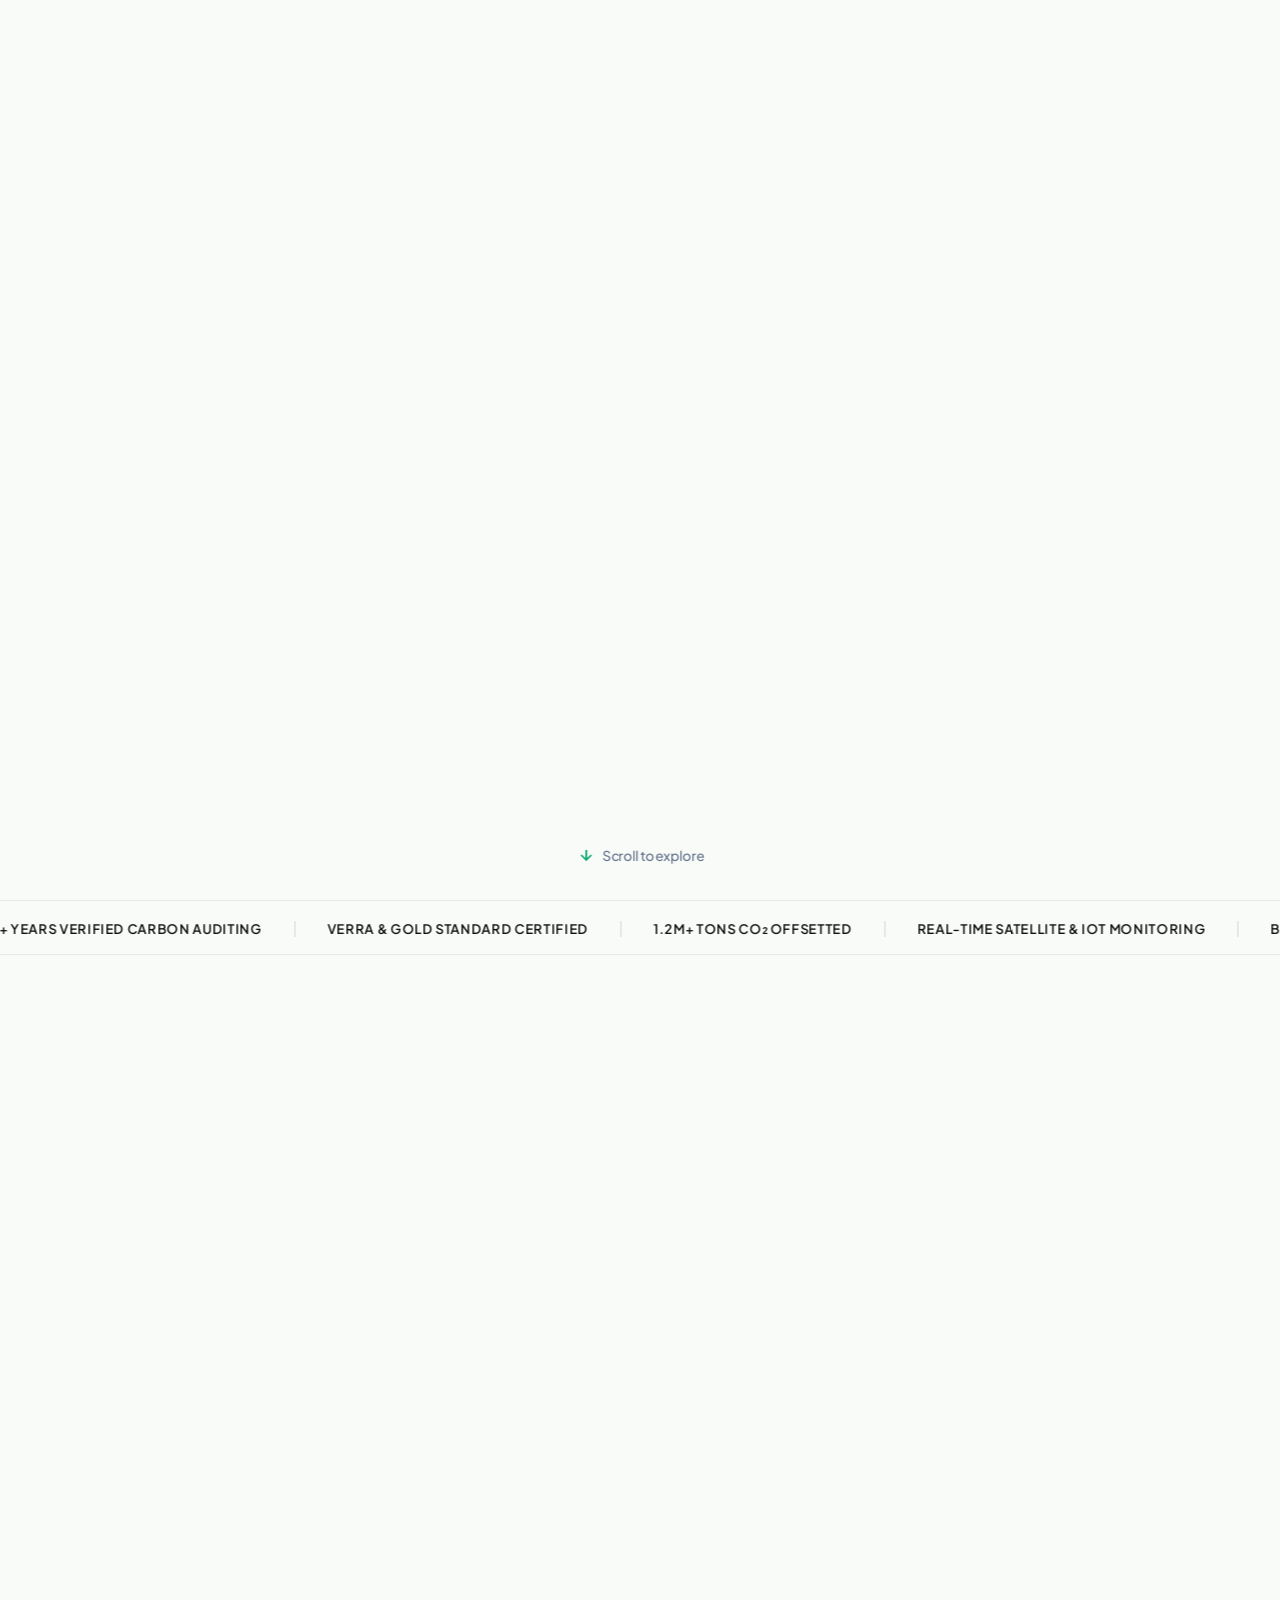
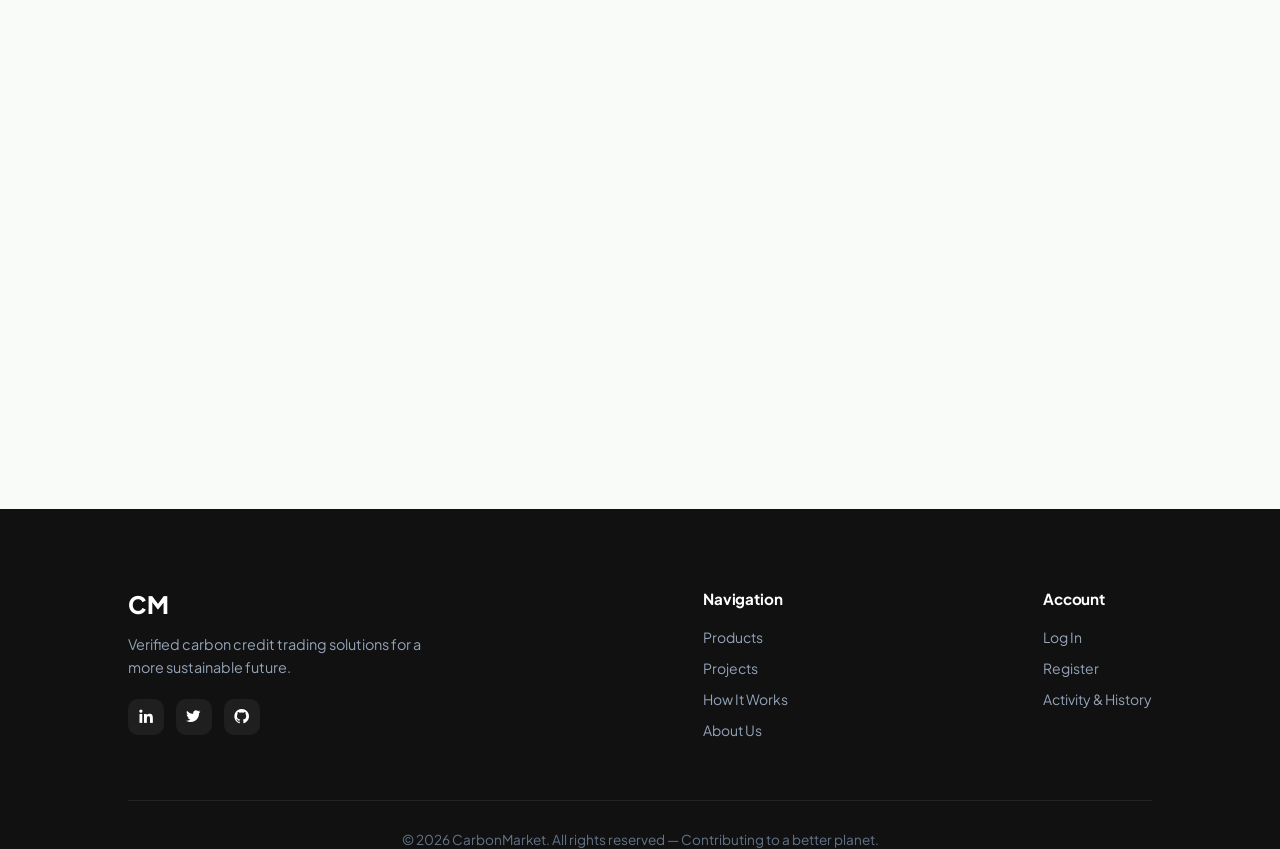
<file: index.html>
<!DOCTYPE html>
<html lang="en">

<head>
    <meta charset="UTF-8">
    <meta http-equiv="refresh" content="0; url=Muhamad%20Arya%20Fabrian_Website/index.html">
    <title>Redirecting to CarbonMarket...</title>
</head>

<body>
    <p>Redirecting to <a href="Muhamad%20Arya%20Fabrian_Website/index.html">CarbonMarket Website</a>...</p>
</body>

</html>
</file>
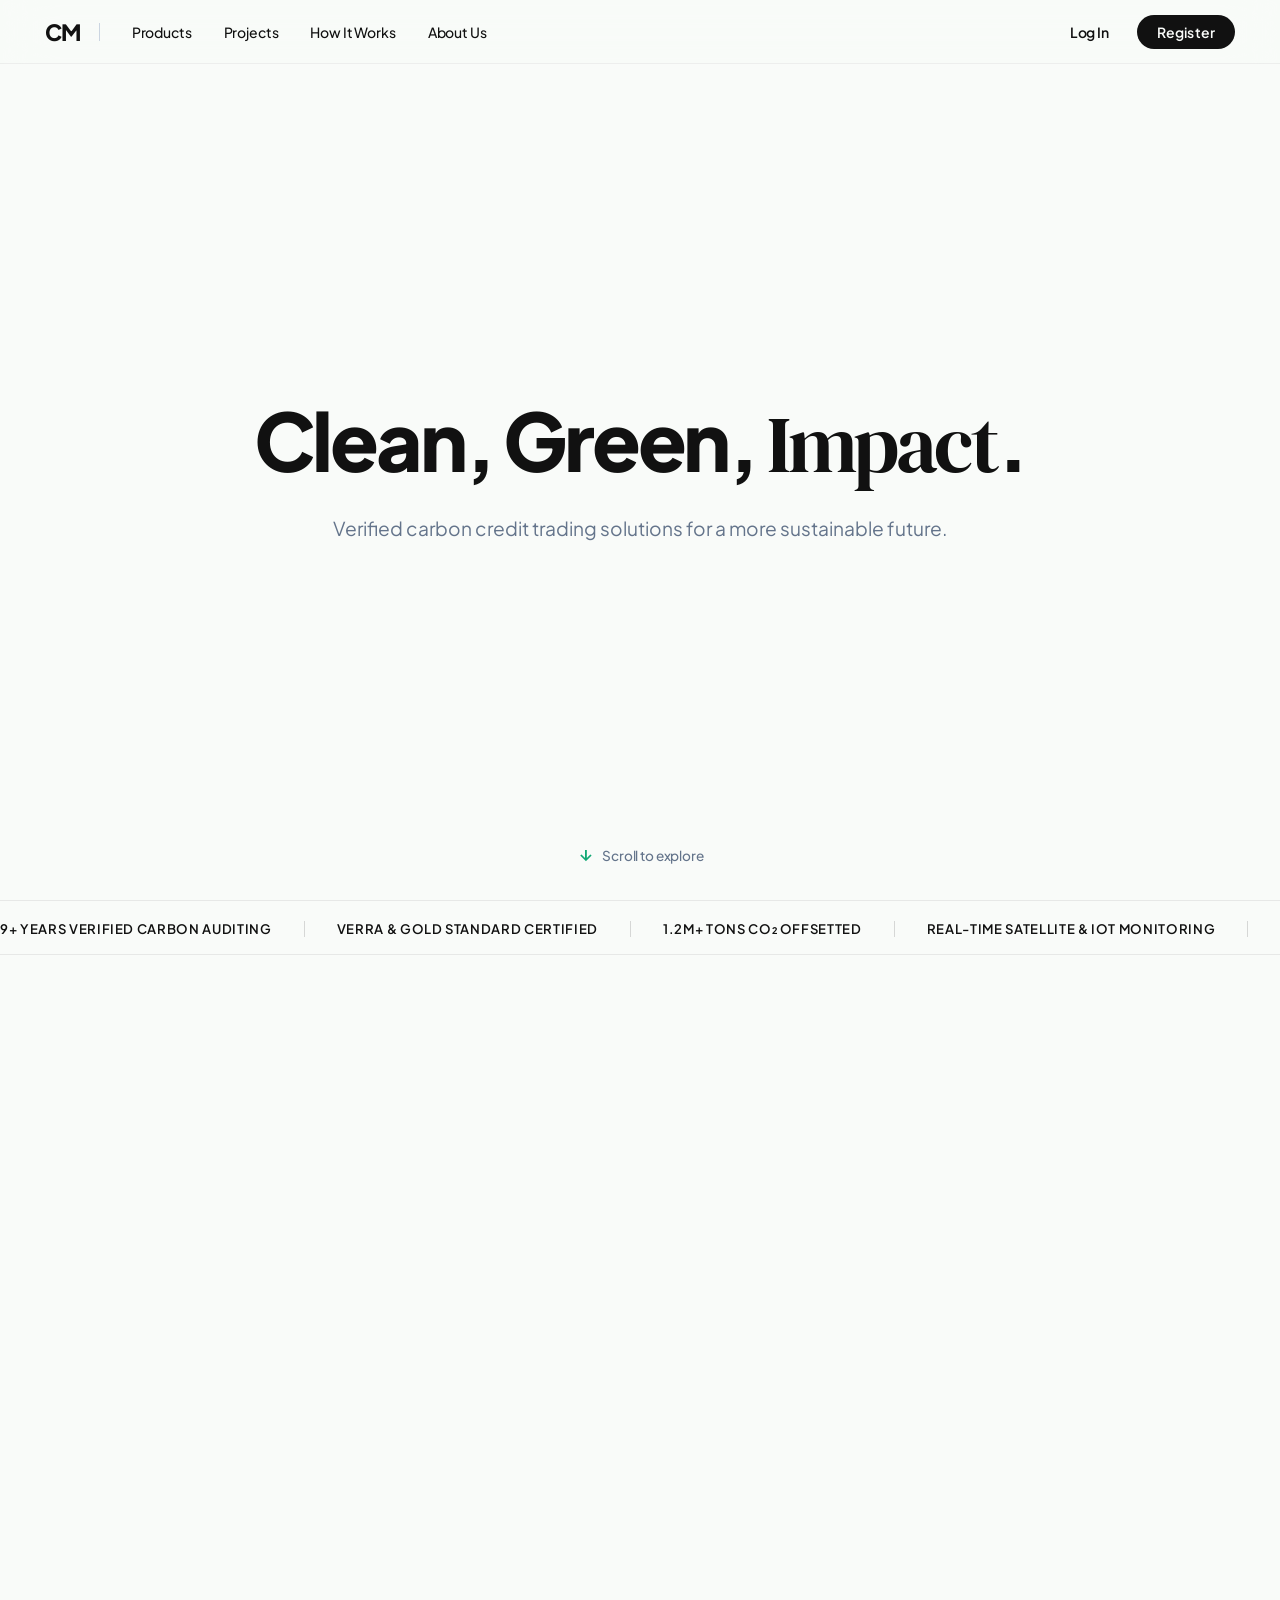
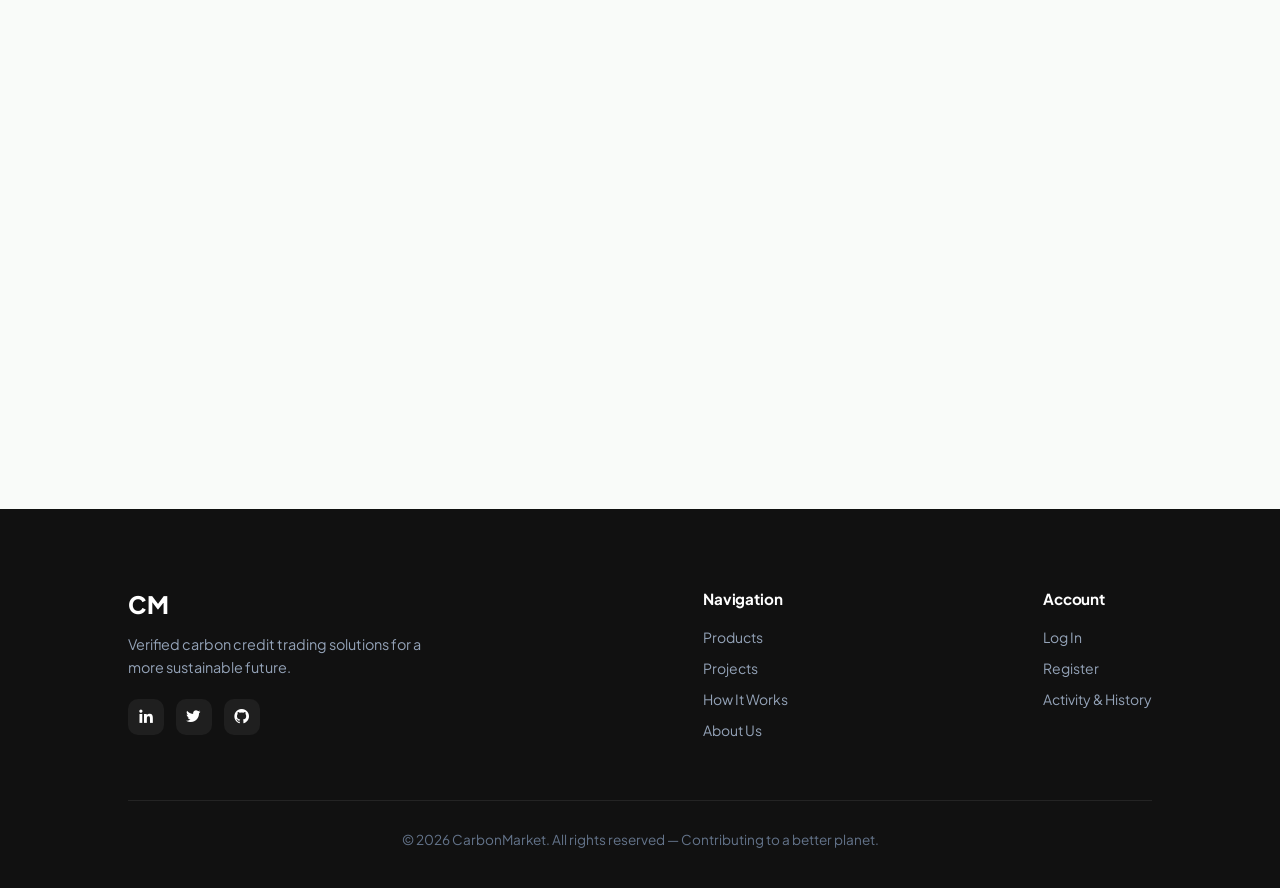
<file: Muhamad Arya Fabrian_Website/index.html>
<!DOCTYPE html>
<html lang="en">

<head>
    <meta charset="UTF-8">
    <meta name="viewport" content="width=device-width, initial-scale=1.0">
    <meta name="description"
        content="CarbonMarket — Verified carbon credit trading platform. Connecting businesses and individuals with high-impact environmental projects.">
    <title>CarbonMarket — Verified Carbon Credit Trading</title>
    <!-- AOS (Animate On Scroll) CSS -->
    <link rel="stylesheet" href="lib/Animate On Scroll v2.3.2/dist/aos.css">
    <!-- Fancybox CSS -->
    <link rel="stylesheet" href="lib/Fancybox v5.0.36/dist/fancybox/fancybox.css">
    <!-- SwiperJS CSS -->
    <link rel="stylesheet" href="lib/swiperjs v11.1.5/swiper-bundle.min.css">
    <!-- Boxicons CSS -->
    <link rel="stylesheet" href="lib/boxicons v2.1.4/css/boxicons.min.css">
    <!-- Custom Stylesheet -->
    <link rel="stylesheet" href="css/style.css">
    <script>
        (function () {
            var u = localStorage.getItem('cm_current_user') || sessionStorage.getItem('cm_current_user');
            if (u) document.write('<style>.nav-right { visibility: hidden; }</style>');
        })();
    </script>
</head>

<body>

    <!-- ================= NAVBAR ================= -->
    <nav class="navbar" data-aos="fade-down" data-aos-duration="800">
        <div class="nav-left">
            <a href="index.html" class="logo">CM</a>
            <span class="divider"></span>
            <ul class="nav-links">
                <li class="nav-item" data-menu="products"><a href="products.html">Products</a></li>
                <li class="nav-item" data-menu="projects"><a href="projects.html">Projects</a></li>
                <li><a href="#explanation">How It Works</a></li>
                <li><a href="#content">About Us</a></li>
            </ul>
        </div>
        <div class="nav-right">
            <a href="login.html" class="btn-login">Log In</a>
            <a href="register.html" class="btn-register">Register</a>
        </div>
    </nav>

    <!-- ================= HERO ================= -->
    <section class="hero">
        <div class="hero-container">
            <h1 class="hero-title" data-aos="fade-up" data-aos-duration="900" data-aos-delay="100">Clean, Green, <span class="serif-accent">Impact</span>.
            </h1>
            <p class="hero-subtitle" data-aos="fade-up" data-aos-duration="900" data-aos-delay="250">Verified carbon
                credit trading solutions for a more sustainable future.</p>
        </div>

        <!-- Scroll Indicator -->
        <div class="scroll-indicator">
            <i class="bx bx-down-arrow-alt"></i>
            <span class="scroll-text">Scroll to explore</span>
        </div>
    </section>

    <!-- ================= PROOF TICKER MARQUEE ================= -->
    <div class="proof-bar">
        <div class="proof-track">
            <div class="proof-item">9+ Years Verified Carbon Auditing</div>
            <div class="proof-item">Verra & Gold Standard Certified</div>
            <div class="proof-item">1.2M+ Tons CO₂ Offsetted</div>
            <div class="proof-item">Real-Time Satellite & IoT Monitoring</div>
            <div class="proof-item">Blockchain Traceable Audit Trail</div>
            <div class="proof-item">9+ Years Verified Carbon Auditing</div>
            <div class="proof-item">Verra & Gold Standard Certified</div>
            <div class="proof-item">1.2M+ Tons CO₂ Offsetted</div>
            <div class="proof-item">Real-Time Satellite & IoT Monitoring</div>
            <div class="proof-item">Blockchain Traceable Audit Trail</div>
        </div>
    </div>

    <!-- ================= SECTION 2 (EXPLANATION / PENJELASAN) ================= -->
    <section class="explanation" id="explanation">
        <div class="explanation-container" data-aos="fade-up" data-aos-duration="900">
            <div class="explanation-text">
                <h2 class="explanation-title">Transparent & <span class="serif-accent">Verified</span> Carbon Trading</h2>
                <p class="explanation-desc">CarbonMarket is a digital platform connecting companies, organizations, and
                    individuals with environmental projects that have passed rigorous verification from international
                    independent bodies.</p>
                <p class="explanation-desc">Every carbon credit traded on our platform is backed by measurable emission
                    data, transparent certification, and regular environmental impact reports to ensure 100%
                    accountability.</p>
            </div>
            <a href="assets/img/section2.jpg" data-fancybox="gallery"
                data-caption="CarbonMarket team discussing sustainability strategies" class="explanation-image"
                data-aos="fade-left" data-aos-duration="900" data-aos-delay="150">
                <img src="assets/img/section2.jpg" alt="CarbonMarket team discussing sustainability strategies">
            </a>
        </div>
    </section>

    <!-- ================= SECTION 3 (CONTENT / ABOUT STATEMENT) ================= -->
    <section class="content" id="content">
        <a href="assets/img/section3.jpg" data-fancybox="gallery"
            data-caption="Green commercial building representing environmental commitment" class="content-image"
            data-aos="fade-right" data-aos-duration="900" data-aos-delay="150">
            <img src="assets/img/section3.jpg" alt="Green commercial building representing environmental commitment">
        </a>
        <div class="content-left" data-aos="fade-up" data-aos-duration="900">
            <h2 class="content-title">Every carbon credit brings <span class="serif-accent">real change</span>.</h2>
            <p class="content-desc">CarbonMarket connects individuals and businesses with verified environmental
                projects — from tropical rainforest restoration in Kalimantan, coastal mangrove rehabilitation, to
                renewable energy development across remote regions.</p>
            <p class="content-desc">We build an ecosystem where responsible businesses can meaningfully offset their
                emissions, going beyond compliance. Because sustainability is not the end goal — it's how we do
                everything.</p>
            <a href="#explanation" class="content-link">Learn How It Works &rarr;</a>
        </div>
    </section>

    <!-- ================= IMPACT METRICS SECTION ================= -->
    <section class="metrics">
        <div class="metrics-container" data-aos="fade-up" data-aos-duration="900">
            <div class="metric-item">
                <span class="metric-number">1.2M+</span>
                <span class="metric-label">Tons CO₂ Offsetted</span>
            </div>
            <div class="metric-divider"></div>
            <div class="metric-item">
                <span class="metric-number">450+</span>
                <span class="metric-label">Verified Projects</span>
            </div>
            <div class="metric-divider"></div>
            <div class="metric-item">
                <span class="metric-number">99.9%</span>
                <span class="metric-label">Blockchain Traceable</span>
            </div>
            <div class="metric-divider"></div>
            <div class="metric-item">
                <span class="metric-number">120+</span>
                <span class="metric-label">Corporate Partners</span>
            </div>
        </div>
    </section>

    <!-- ================= BENEFITS SECTION ================= -->
    <section class="benefits">
        <div class="benefits-container" data-aos="fade-up" data-aos-duration="900">
            <h2 class="benefits-main-title">Benefits</h2>
            <div class="benefits-grid">

                <!-- Benefit 1 -->
                <div class="benefit-card" data-aos="fade-up" data-aos-duration="900" data-aos-delay="100">
                    <div class="benefit-icon">
                        <i class="bx bx-slider-alt"></i>
                    </div>
                    <h3 class="benefit-title">Tailored Carbon Solutions</h3>
                    <p class="benefit-desc">Flexible carbon credit portfolios tailored to your organization's specific
                        net-zero targets, budget, and sustainability timeline.</p>
                </div>

                <!-- Benefit 2 -->
                <div class="benefit-card" data-aos="fade-up" data-aos-duration="900" data-aos-delay="200">
                    <div class="benefit-icon">
                        <i class="bx bx-analyse"></i>
                    </div>
                    <h3 class="benefit-title">Real-Time Impact Tracking</h3>
                    <p class="benefit-desc">Monitor verified carbon offset metrics and project progress with
                        transparent, real-time analytics and regular field updates.</p>
                </div>

                <!-- Benefit 3 -->
                <div class="benefit-card" data-aos="fade-up" data-aos-duration="900" data-aos-delay="300">
                    <div class="benefit-icon">
                        <i class="bx bx-sync"></i>
                    </div>
                    <h3 class="benefit-title">Automated Emission Calculations</h3>
                    <p class="benefit-desc">Streamline your carbon accounting with automated emission data integration
                        and audit-ready reporting frameworks.</p>
                </div>

                <!-- Benefit 4 -->
                <div class="benefit-card" data-aos="fade-up" data-aos-duration="900" data-aos-delay="100">
                    <div class="benefit-icon">
                        <i class="bx bx-extension"></i>
                    </div>
                    <h3 class="benefit-title">Diverse Verified Portfolios</h3>
                    <p class="benefit-desc">Access high-quality projects spanning peatland restoration, coastal mangrove
                        rehabilitation, wind energy, and solar farms.</p>
                </div>

                <!-- Benefit 5 -->
                <div class="benefit-card" data-aos="fade-up" data-aos-duration="900" data-aos-delay="200">
                    <div class="benefit-icon">
                        <i class="bx bx-shield-quarter"></i>
                    </div>
                    <h3 class="benefit-title">Audit-Ready Verification</h3>
                    <p class="benefit-desc">Every carbon credit is independently audited and certified by leading
                        international carbon registries for 100% compliance.</p>
                </div>

                <!-- Benefit 6 -->
                <div class="benefit-card" data-aos="fade-up" data-aos-duration="900" data-aos-delay="300">
                    <div class="benefit-icon">
                        <i class="bx bx-check-shield"></i>
                    </div>
                    <h3 class="benefit-title">Global Protocol Alignment</h3>
                    <p class="benefit-desc">Fully aligned with GHG Protocol, Verra, and Gold Standard calculation
                        methodologies for seamless corporate disclosures.</p>
                </div>

            </div>
        </div>
    </section>

    <!-- ================= FOOTER ================= -->
    <footer class="footer">
        <div class="footer-container">
            <div class="footer-col footer-brand">
                <a href="index.html" class="footer-logo">CM</a>
                <p class="footer-tagline">Verified carbon credit trading solutions for a more sustainable future.</p>
                <div class="footer-socials">
                    <a href="#" aria-label="LinkedIn"><i class="bx bxl-linkedin"></i></a>
                    <a href="#" aria-label="Twitter"><i class="bx bxl-twitter"></i></a>
                    <a href="#" aria-label="GitHub"><i class="bx bxl-github"></i></a>
                </div>
            </div>

            <div class="footer-col">
                <h4 class="footer-title">Navigation</h4>
                <ul class="footer-links">
                    <li><a href="products.html">Products</a></li>
                    <li><a href="projects.html">Projects</a></li>
                    <li><a href="#explanation">How It Works</a></li>
                    <li><a href="#content">About Us</a></li>
                </ul>
            </div>

            <div class="footer-col">
                <h4 class="footer-title">Account</h4>
                <ul class="footer-links">
                    <li><a href="login.html">Log In</a></li>
                    <li><a href="register.html">Register</a></li>
                    <li><a href="history.html">Activity & History</a></li>
                </ul>
            </div>
        </div>

        <div class="footer-bottom">
            <p>&copy; 2026 CarbonMarket. All rights reserved &mdash; Contributing to a better planet.</p>
        </div>
    </footer>

    <!-- Local Libraries Scripts -->
    <script src="lib/jquery v3.7.1/jquery-3.7.1.min.js"></script>
    <script src="lib/gsap/minified/gsap.min.js"></script>
    <script src="lib/Fancybox v5.0.36/dist/fancybox/fancybox.umd.js"></script>
    <script src="lib/Animate On Scroll v2.3.2/dist/aos.js"></script>
    <script src="lib/typed.js v2.1.0/dist/typed.umd.js"></script>
    <script src="lib/swiperjs v11.1.5/swiper-bundle.min.js"></script>
    <script src="js/index.js"></script>
</body>

</html>
</file>
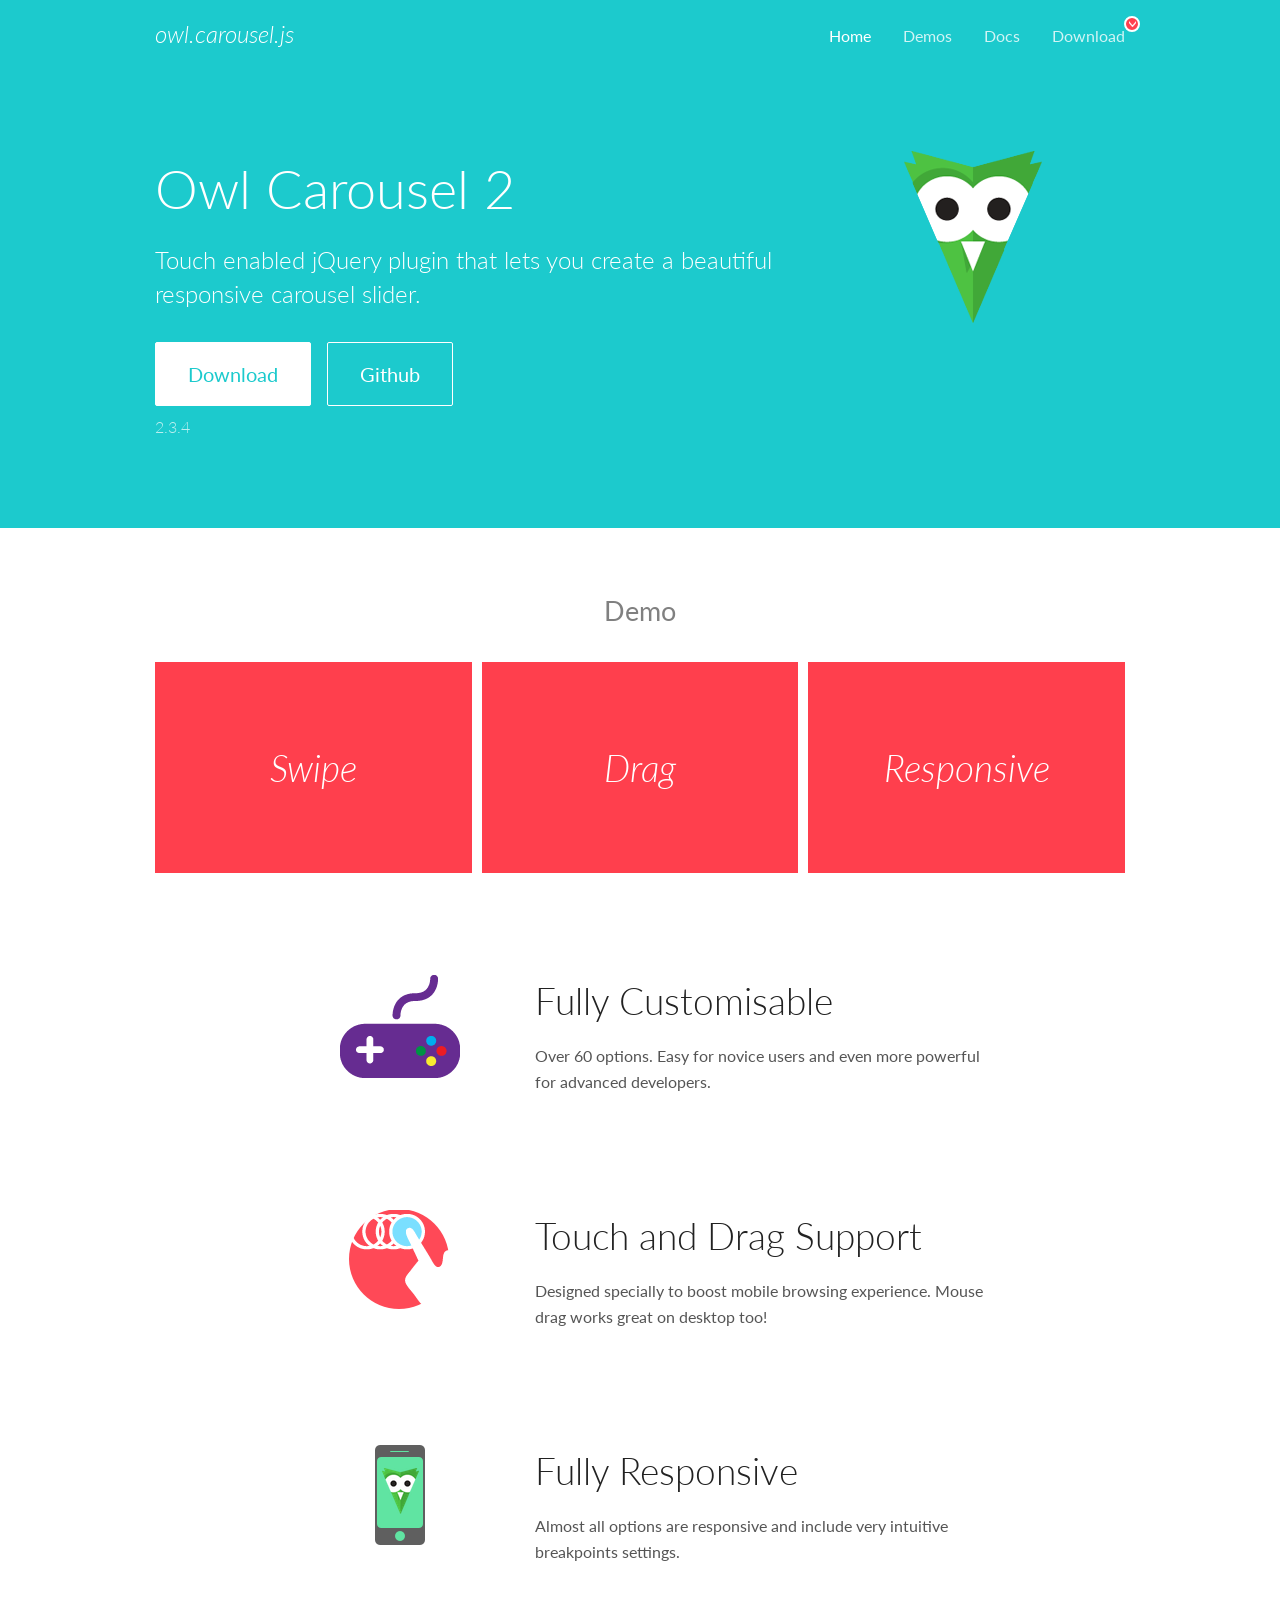
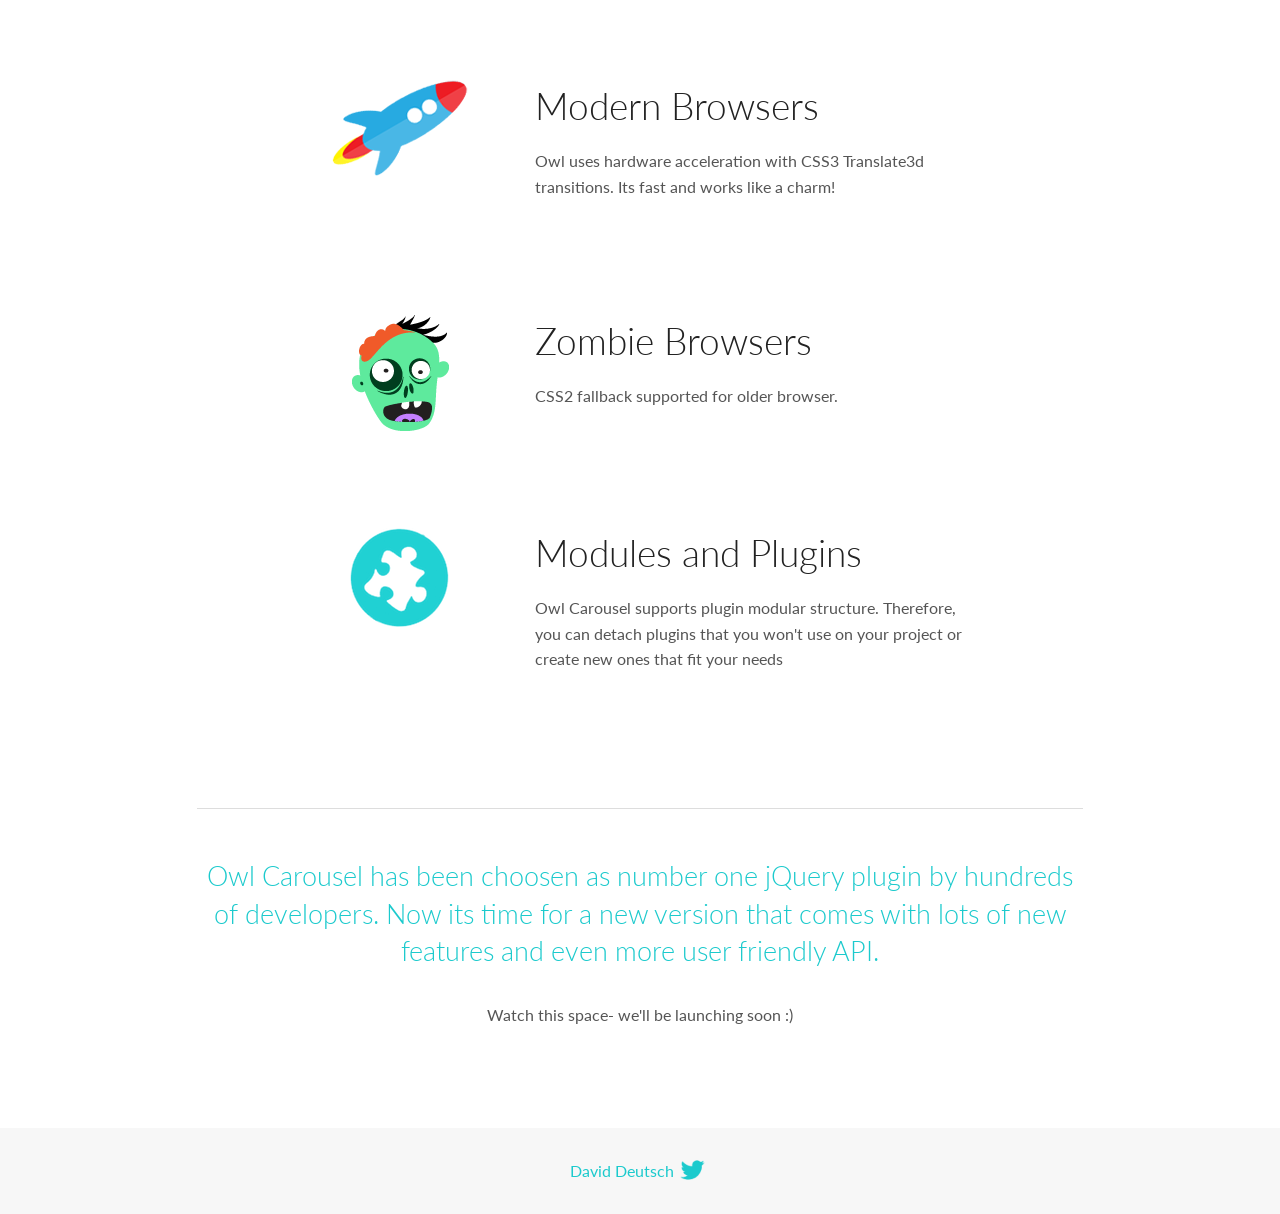
<file: Muhamad Arya Fabrian_Website/lib/OwlCarousel2 v2.3.4/docs/index.html>
<!DOCTYPE html>
<html lang="en">
  <head>

    <!-- head -->
    <meta charset="utf-8">
    <meta name="msapplication-tap-highlight" content="no" />
    <meta name="viewport" content="width=device-width, initial-scale=1.0" />
    <meta name="description" content="Touch enabled jQuery plugin that lets you create beautiful responsive carousel slider.">
    <meta name="author" content="David Deutsch">
    <title>
      Home | Owl Carousel | 2.3.4
    </title>

    <!-- Stylesheets -->
    <link href='https://fonts.googleapis.com/css?family=Lato:300,400,700,400italic,300italic' rel='stylesheet' type='text/css'>
    <link rel="stylesheet" href="assets/css/docs.theme.min.css">

    <!-- Owl Stylesheets -->
    <link rel="stylesheet" href="assets/owlcarousel/assets/owl.carousel.min.css">
    <link rel="stylesheet" href="assets/owlcarousel/assets/owl.theme.default.min.css">

    <!-- HTML5 shim and Respond.js IE8 support of HTML5 elements and media queries -->

    <!--[if lt IE 9]>
      <script src="https://oss.maxcdn.com/libs/html5shiv/3.7.0/html5shiv.js"></script>
      <script src="https://oss.maxcdn.com/libs/respond.js/1.3.0/respond.min.js"></script>
    <![endif]-->

    <!-- Favicons -->
    <link rel="apple-touch-icon-precomposed" sizes="144x144" href="assets/ico/apple-touch-icon-144-precomposed.png">
    <link rel="shortcut icon" href="assets/ico/favicon.png">
    <link rel="shortcut icon" href="favicon.ico">

    <!-- Yeah i know js should not be in header. Its required for demos.-->

    <!-- javascript -->
    <script src="assets/vendors/jquery.min.js"></script>
    <script src="assets/owlcarousel/owl.carousel.js"></script>
  </head>
  <body>

    <!-- header -->
    <header class="header">
      <div class="row">
        <div class="large-12 columns">
          <div class="brand left">
            <h3>
              <a href="/OwlCarousel2/">owl.carousel.js</a> 
            </h3>
          </div>
          <a id="toggle-nav" class="right">
            <span></span> <span></span> <span></span> 
          </a> 
          <div class="nav-bar">
            <ul class="clearfix">
              <li class="active">
                <a href="/OwlCarousel2/index.html">Home</a> 
              </li>
              <li> <a href="/OwlCarousel2/demos/demos.html">Demos</a>  </li>
              <li> <a href="/OwlCarousel2/docs/started-welcome.html">Docs</a>  </li>
              <li>
                <a href="https://github.com/OwlCarousel2/OwlCarousel2/archive/2.3.4.zip">Download</a> 
                <span class="download"></span> 
              </li>
            </ul>
          </div>
        </div>
      </div>
    </header>

    <!-- home panel -->
    <section id="hero">
      <div class="row">
        <div class="large-8 medium-8 columns">
          <h1>Owl Carousel 2</h1>
          <h4>Touch enabled jQuery plugin that lets you create a beautiful responsive carousel slider.</h4>
          <a href="https://github.com/OwlCarousel2/OwlCarousel2/archive/2.3.4.zip" class="hero-button">Download</a> 
          <a href="https://github.com/OwlCarousel2/OwlCarousel2" class="hero-button outline">Github</a> 
          <p>2.3.4</p>
        </div>
        <div class="large-4 medium-4 columns">
          <img class="owl-logo" src="assets/img/owl-logo.png" alt="mr. Owl">
        </div>
      </div>
    </section>

    <!-- body -->
    <div class="home-demo">
      <div class="row">
        <div class="large-12 columns">
          <h3>Demo</h3>
          <div class="owl-carousel">
            <div class="item">
              <h2>Swipe</h2>
            </div>
            <div class="item">
              <h2>Drag</h2>
            </div>
            <div class="item">
              <h2>Responsive</h2>
            </div>
            <div class="item">
              <h2>CSS3</h2>
            </div>
            <div class="item">
              <h2>Fast</h2>
            </div>
            <div class="item">
              <h2>Easy</h2>
            </div>
            <div class="item">
              <h2>Free</h2>
            </div>
            <div class="item">
              <h2>Upgradable</h2>
            </div>
            <div class="item">
              <h2>Tons of options</h2>
            </div>
            <div class="item">
              <h2>Infinity</h2>
            </div>
            <div class="item">
              <h2>Auto Width</h2>
            </div>
          </div>
        </div>
      </div>
    </div>
    <script>
      var owl = $('.owl-carousel');
      owl.owlCarousel({
        margin: 10,
        loop: true,
        responsive: {
          0: {
            items: 1
          },
          600: {
            items: 2
          },
          1000: {
            items: 3
          }
        }
      })
    </script>

    <!-- features -->
    <div id="features">
      <div class="row">
        <div class="small-12 medium-9 small-centered columns">
          <section class="row feature">
            <div class="medium-4 small-12 columns">
              <img src="assets/img/feature-options.png" alt="">
            </div>
            <div class="medium-8 small-12 columns">
              <h2>Fully Customisable</h2>
              <p>Over 60 options. Easy for novice users and even more powerful for advanced developers.</p>
            </div>
          </section>
          <section class="row feature">
            <div class="medium-4 small-12 columns">
              <img src="assets/img/feature-drag.png" alt="">
            </div>
            <div class="medium-8 small-12 columns">
              <h2>Touch and Drag Support</h2>
              <p>Designed specially to boost mobile browsing experience. Mouse drag works great on desktop too!</p>
            </div>
          </section>
          <section class="row feature">
            <div class="medium-4 small-12 columns">
              <img src="assets/img/feature-responsive.png" alt="">
            </div>
            <div class="medium-8 small-12 columns">
              <h2>Fully Responsive</h2>
              <p>Almost all options are responsive and include very intuitive breakpoints settings.</p>
            </div>
          </section>
          <section class="row feature">
            <div class="medium-4 small-12 columns">
              <img src="assets/img/feature-modern.png" alt="">
            </div>
            <div class="medium-8 small-12 columns">
              <h2>Modern Browsers</h2>
              <p>Owl uses hardware acceleration with CSS3 Translate3d transitions. Its fast and works like a charm! </p>
            </div>
          </section>
          <section class="row feature">
            <div class="medium-4 small-12 columns">
              <img src="assets/img/feature-zombie.png" alt="">
            </div>
            <div class="medium-8 small-12 columns">
              <h2>Zombie Browsers</h2>
              <p>CSS2 fallback supported for older browser.</p>
            </div>
          </section>
          <section class="row feature">
            <div class="medium-4 small-12 columns">
              <img src="assets/img/feature-module.png" alt="">
            </div>
            <div class="medium-8 small-12 columns">
              <h2>Modules and Plugins</h2>
              <p>Owl Carousel supports plugin modular structure. Therefore, you can detach plugins that you won&#x27;t use on your project or create new ones that fit your needs</p>
            </div>
          </section>
        </div>
      </div>
    </div>

    <!-- footer -->
    <section id="teaser-text">
      <div class="row">
        <div class="small-12 medium-11 small-centered columns">
          <hr>
          <h3 id="owl-carousel-has-been-choosen-as-number-one-jquery-plugin-by-hundreds-of-developers-now-its-time-for-a-new-version-that-comes-with-lots-of-new-features-and-even-more-user-friendly-api-">Owl Carousel has been choosen as number one jQuery plugin by hundreds of developers. Now its time for a new version that comes with lots of new features and even more user friendly API.</h3>
          <p>Watch this space- we&#39;ll be launching soon :)</p>
        </div>
      </div>
    </section>

    <!-- footer -->
    <footer class="footer">
      <div class="row">
        <div class="large-12 columns">
          <h5>
            <a href="/OwlCarousel2/docs/support-contact.html">David Deutsch</a> 
            <a id="custom-tweet-button" href="https://twitter.com/share?url=https://github.com/OwlCarousel2/OwlCarousel2&text=Owl Carousel - This is so awesome! " target="_blank"></a> 
          </h5>
        </div>
      </div>
    </footer>

    <!-- vendors -->
    <script src="assets/vendors/highlight.js"></script>
    <script src="assets/js/app.js"></script>
  </body>
</html>
</file>
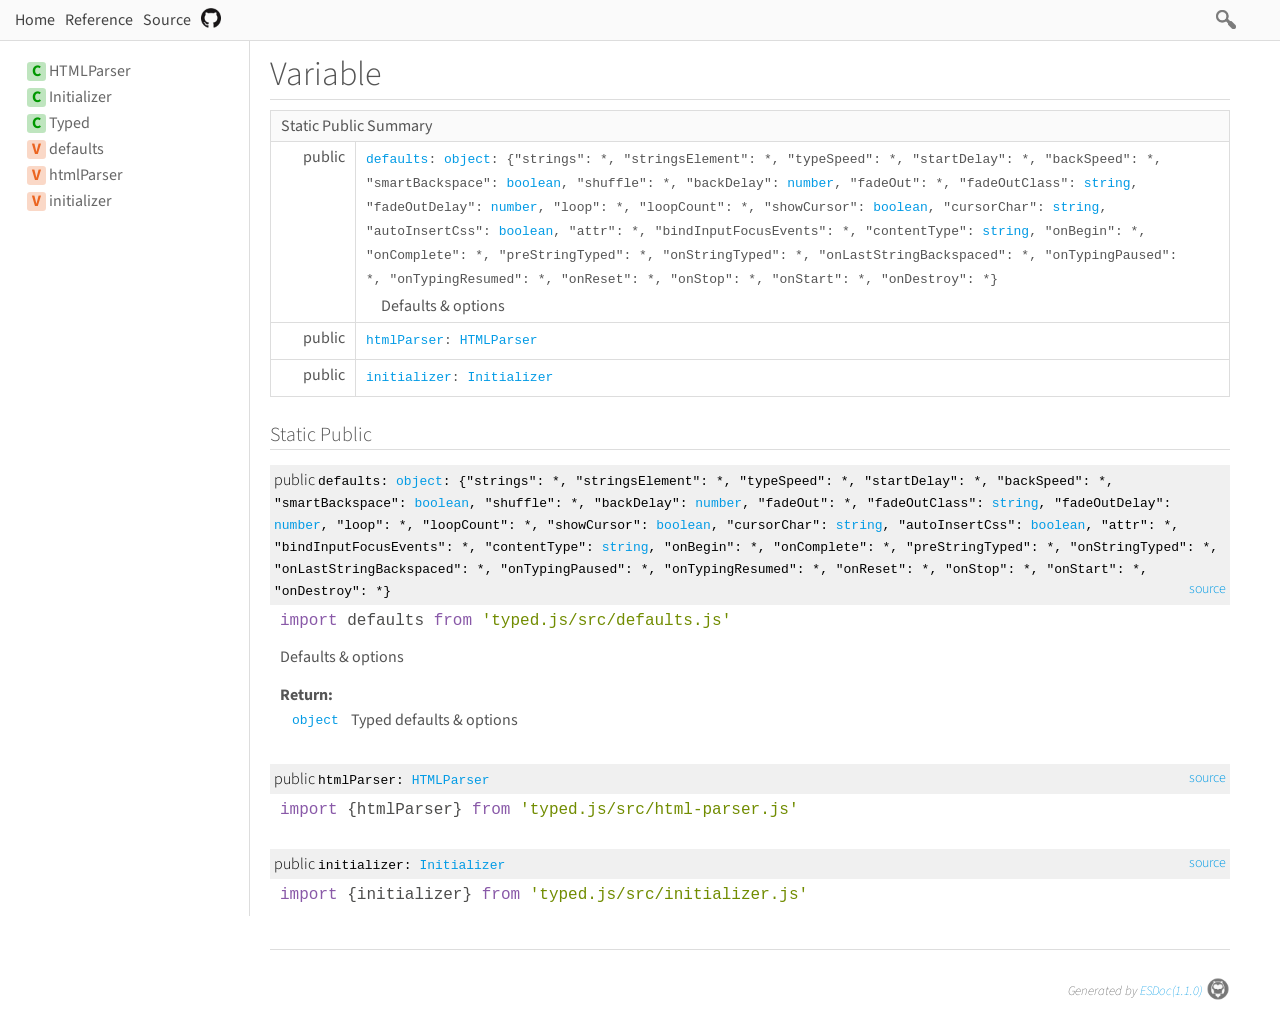
<file: Muhamad Arya Fabrian_Website/lib/typed.js v2.1.0/docs/variable/index.html>
<!DOCTYPE html>
<html>
<head>
  <meta charset="utf-8">
  <base data-ice="baseUrl" href="../">
  <title data-ice="title">Variable | typed.js</title>
  <link type="text/css" rel="stylesheet" href="css/style.css">
  <link type="text/css" rel="stylesheet" href="css/prettify-tomorrow.css">
  <script src="script/prettify/prettify.js"></script>
  <script src="script/manual.js"></script>
<meta name="description" content="A JavaScript Typing Animation Library"><meta property="twitter:card" content="summary"><meta property="twitter:title" content="typed.js"><meta property="twitter:description" content="A JavaScript Typing Animation Library"></head>
<body class="layout-container" data-ice="rootContainer">

<header>
  <a href="./">Home</a>
  
  <a href="identifiers.html">Reference</a>
  <a href="source.html">Source</a>
  
  <div class="search-box">
  <span>
    <img src="./image/search.png">
    <span class="search-input-edge"></span><input class="search-input"><span class="search-input-edge"></span>
  </span>
    <ul class="search-result"></ul>
  </div>
<a style="position:relative; top:3px;" href="https://github.com/mattboldt/typed.js"><img width="20px" src="./image/github.png"></a></header>

<nav class="navigation" data-ice="nav"><div>
  <ul>
    
  <li data-ice="doc"><span data-ice="kind" class="kind-class">C</span><span data-ice="name"><span><a href="class/src/html-parser.js~HTMLParser.html">HTMLParser</a></span></span></li>
<li data-ice="doc"><span data-ice="kind" class="kind-class">C</span><span data-ice="name"><span><a href="class/src/initializer.js~Initializer.html">Initializer</a></span></span></li>
<li data-ice="doc"><span data-ice="kind" class="kind-class">C</span><span data-ice="name"><span><a href="class/src/typed.js~Typed.html">Typed</a></span></span></li>
<li data-ice="doc"><span data-ice="kind" class="kind-variable">V</span><span data-ice="name"><span><a href="variable/index.html#static-variable-defaults">defaults</a></span></span></li>
<li data-ice="doc"><span data-ice="kind" class="kind-variable">V</span><span data-ice="name"><span><a href="variable/index.html#static-variable-htmlParser">htmlParser</a></span></span></li>
<li data-ice="doc"><span data-ice="kind" class="kind-variable">V</span><span data-ice="name"><span><a href="variable/index.html#static-variable-initializer">initializer</a></span></span></li>
</ul>
</div>
</nav>

<div class="content" data-ice="content"><h1 data-ice="title">Variable</h1>
<div data-ice="summaries"><table class="summary" data-ice="summary">
  <thead><tr><td data-ice="title" colspan="3">Static Public Summary</td></tr></thead>
  <tbody>
  
  <tr data-ice="target">
    <td>
      <span class="access" data-ice="access">public</span>
      
      
      
      <span class="override" data-ice="override"></span>
    </td>
    <td>
      <div>
        <p>
          
          
          
          <span class="code" data-ice="name"><span><a href="variable/index.html#static-variable-defaults">defaults</a></span></span><span class="code" data-ice="signature">: <span><a href="https://developer.mozilla.org/en-US/docs/Web/JavaScript/Reference/Global_Objects/Object">object</a></span>: {&quot;strings&quot;: <span>*</span>, &quot;stringsElement&quot;: <span>*</span>, &quot;typeSpeed&quot;: <span>*</span>, &quot;startDelay&quot;: <span>*</span>, &quot;backSpeed&quot;: <span>*</span>, &quot;smartBackspace&quot;: <span><a href="https://developer.mozilla.org/en-US/docs/Web/JavaScript/Reference/Global_Objects/Boolean">boolean</a></span>, &quot;shuffle&quot;: <span>*</span>, &quot;backDelay&quot;: <span><a href="https://developer.mozilla.org/en-US/docs/Web/JavaScript/Reference/Global_Objects/Number">number</a></span>, &quot;fadeOut&quot;: <span>*</span>, &quot;fadeOutClass&quot;: <span><a href="https://developer.mozilla.org/en-US/docs/Web/JavaScript/Reference/Global_Objects/String">string</a></span>, &quot;fadeOutDelay&quot;: <span><a href="https://developer.mozilla.org/en-US/docs/Web/JavaScript/Reference/Global_Objects/Number">number</a></span>, &quot;loop&quot;: <span>*</span>, &quot;loopCount&quot;: <span>*</span>, &quot;showCursor&quot;: <span><a href="https://developer.mozilla.org/en-US/docs/Web/JavaScript/Reference/Global_Objects/Boolean">boolean</a></span>, &quot;cursorChar&quot;: <span><a href="https://developer.mozilla.org/en-US/docs/Web/JavaScript/Reference/Global_Objects/String">string</a></span>, &quot;autoInsertCss&quot;: <span><a href="https://developer.mozilla.org/en-US/docs/Web/JavaScript/Reference/Global_Objects/Boolean">boolean</a></span>, &quot;attr&quot;: <span>*</span>, &quot;bindInputFocusEvents&quot;: <span>*</span>, &quot;contentType&quot;: <span><a href="https://developer.mozilla.org/en-US/docs/Web/JavaScript/Reference/Global_Objects/String">string</a></span>, &quot;onBegin&quot;: <span>*</span>, &quot;onComplete&quot;: <span>*</span>, &quot;preStringTyped&quot;: <span>*</span>, &quot;onStringTyped&quot;: <span>*</span>, &quot;onLastStringBackspaced&quot;: <span>*</span>, &quot;onTypingPaused&quot;: <span>*</span>, &quot;onTypingResumed&quot;: <span>*</span>, &quot;onReset&quot;: <span>*</span>, &quot;onStop&quot;: <span>*</span>, &quot;onStart&quot;: <span>*</span>, &quot;onDestroy&quot;: <span>*</span>}</span>
        </p>
      </div>
      <div>
        
        
        <div data-ice="description"><p>Defaults &amp; options</p>
</div>
      </div>
    </td>
    <td>
      
      
    </td>
  </tr>
<tr data-ice="target">
    <td>
      <span class="access" data-ice="access">public</span>
      
      
      
      <span class="override" data-ice="override"></span>
    </td>
    <td>
      <div>
        <p>
          
          
          
          <span class="code" data-ice="name"><span><a href="variable/index.html#static-variable-htmlParser">htmlParser</a></span></span><span class="code" data-ice="signature">: <span><a href="class/src/html-parser.js~HTMLParser.html">HTMLParser</a></span></span>
        </p>
      </div>
      <div>
        
        
        
      </div>
    </td>
    <td>
      
      
    </td>
  </tr>
<tr data-ice="target">
    <td>
      <span class="access" data-ice="access">public</span>
      
      
      
      <span class="override" data-ice="override"></span>
    </td>
    <td>
      <div>
        <p>
          
          
          
          <span class="code" data-ice="name"><span><a href="variable/index.html#static-variable-initializer">initializer</a></span></span><span class="code" data-ice="signature">: <span><a href="class/src/initializer.js~Initializer.html">Initializer</a></span></span>
        </p>
      </div>
      <div>
        
        
        
      </div>
    </td>
    <td>
      
      
    </td>
  </tr>
</tbody>
</table>
</div>
<div data-ice="details"><h2 data-ice="title">Static Public </h2>

<div class="detail" data-ice="detail">
  <h3 data-ice="anchor" id="static-variable-defaults">
    <span class="access" data-ice="access">public</span>
    
    
    
    
    
    <span class="code" data-ice="name">defaults</span><span class="code" data-ice="signature">: <span><a href="https://developer.mozilla.org/en-US/docs/Web/JavaScript/Reference/Global_Objects/Object">object</a></span>: {&quot;strings&quot;: <span>*</span>, &quot;stringsElement&quot;: <span>*</span>, &quot;typeSpeed&quot;: <span>*</span>, &quot;startDelay&quot;: <span>*</span>, &quot;backSpeed&quot;: <span>*</span>, &quot;smartBackspace&quot;: <span><a href="https://developer.mozilla.org/en-US/docs/Web/JavaScript/Reference/Global_Objects/Boolean">boolean</a></span>, &quot;shuffle&quot;: <span>*</span>, &quot;backDelay&quot;: <span><a href="https://developer.mozilla.org/en-US/docs/Web/JavaScript/Reference/Global_Objects/Number">number</a></span>, &quot;fadeOut&quot;: <span>*</span>, &quot;fadeOutClass&quot;: <span><a href="https://developer.mozilla.org/en-US/docs/Web/JavaScript/Reference/Global_Objects/String">string</a></span>, &quot;fadeOutDelay&quot;: <span><a href="https://developer.mozilla.org/en-US/docs/Web/JavaScript/Reference/Global_Objects/Number">number</a></span>, &quot;loop&quot;: <span>*</span>, &quot;loopCount&quot;: <span>*</span>, &quot;showCursor&quot;: <span><a href="https://developer.mozilla.org/en-US/docs/Web/JavaScript/Reference/Global_Objects/Boolean">boolean</a></span>, &quot;cursorChar&quot;: <span><a href="https://developer.mozilla.org/en-US/docs/Web/JavaScript/Reference/Global_Objects/String">string</a></span>, &quot;autoInsertCss&quot;: <span><a href="https://developer.mozilla.org/en-US/docs/Web/JavaScript/Reference/Global_Objects/Boolean">boolean</a></span>, &quot;attr&quot;: <span>*</span>, &quot;bindInputFocusEvents&quot;: <span>*</span>, &quot;contentType&quot;: <span><a href="https://developer.mozilla.org/en-US/docs/Web/JavaScript/Reference/Global_Objects/String">string</a></span>, &quot;onBegin&quot;: <span>*</span>, &quot;onComplete&quot;: <span>*</span>, &quot;preStringTyped&quot;: <span>*</span>, &quot;onStringTyped&quot;: <span>*</span>, &quot;onLastStringBackspaced&quot;: <span>*</span>, &quot;onTypingPaused&quot;: <span>*</span>, &quot;onTypingResumed&quot;: <span>*</span>, &quot;onReset&quot;: <span>*</span>, &quot;onStop&quot;: <span>*</span>, &quot;onStart&quot;: <span>*</span>, &quot;onDestroy&quot;: <span>*</span>}</span>
    <span class="right-info">
      
      
      <span data-ice="source"><span><a href="file/src/defaults.js.html#lineNumber7">source</a></span></span>
    </span>
  </h3>

  <div data-ice="importPath" class="import-path"><pre class="prettyprint"><code data-ice="importPathCode">import defaults from &apos;<span><a href="file/src/defaults.js.html#lineNumber7">typed.js/src/defaults.js</a></span>&apos;</code></pre></div>
  
  
  <div data-ice="description"><p>Defaults &amp; options</p>
</div>

  

  <div data-ice="properties">
</div>

  <div class="return-params" data-ice="returnParams">
    <h4>Return:</h4>
    <table>
      <tbody>
        <tr>
          <td class="return-type code" data-ice="returnType"><span><a href="https://developer.mozilla.org/en-US/docs/Web/JavaScript/Reference/Global_Objects/Object">object</a></span></td>
          <td class="return-desc" data-ice="returnDescription"><p>Typed defaults &amp; options</p>
</td>
        </tr>
      </tbody>
    </table>
    <div data-ice="returnProperties">
</div>
  </div>

  

  

  

  

  

  

  
  
</div>
<div class="detail" data-ice="detail">
  <h3 data-ice="anchor" id="static-variable-htmlParser">
    <span class="access" data-ice="access">public</span>
    
    
    
    
    
    <span class="code" data-ice="name">htmlParser</span><span class="code" data-ice="signature">: <span><a href="class/src/html-parser.js~HTMLParser.html">HTMLParser</a></span></span>
    <span class="right-info">
      
      
      <span data-ice="source"><span><a href="file/src/html-parser.js.html#lineNumber67">source</a></span></span>
    </span>
  </h3>

  <div data-ice="importPath" class="import-path"><pre class="prettyprint"><code data-ice="importPathCode">import {htmlParser} from &apos;<span><a href="file/src/html-parser.js.html#lineNumber67">typed.js/src/html-parser.js</a></span>&apos;</code></pre></div>
  
  
  

  

  <div data-ice="properties">
</div>

  

  

  

  

  

  

  

  
  
</div>
<div class="detail" data-ice="detail">
  <h3 data-ice="anchor" id="static-variable-initializer">
    <span class="access" data-ice="access">public</span>
    
    
    
    
    
    <span class="code" data-ice="name">initializer</span><span class="code" data-ice="signature">: <span><a href="class/src/initializer.js~Initializer.html">Initializer</a></span></span>
    <span class="right-info">
      
      
      <span data-ice="source"><span><a href="file/src/initializer.js.html#lineNumber218">source</a></span></span>
    </span>
  </h3>

  <div data-ice="importPath" class="import-path"><pre class="prettyprint"><code data-ice="importPathCode">import {initializer} from &apos;<span><a href="file/src/initializer.js.html#lineNumber218">typed.js/src/initializer.js</a></span>&apos;</code></pre></div>
  
  
  

  

  <div data-ice="properties">
</div>

  

  

  

  

  

  

  

  
  
</div>
</div>
</div>

<footer class="footer">
  Generated by <a href="https://esdoc.org">ESDoc<span data-ice="esdocVersion">(1.1.0)</span><img src="./image/esdoc-logo-mini-black.png"></a>
</footer>

<script src="script/search_index.js"></script>
<script src="script/search.js"></script>
<script src="script/pretty-print.js"></script>
<script src="script/inherited-summary.js"></script>
<script src="script/test-summary.js"></script>
<script src="script/inner-link.js"></script>
<script src="script/patch-for-local.js"></script>
</body>
</html>
</file>
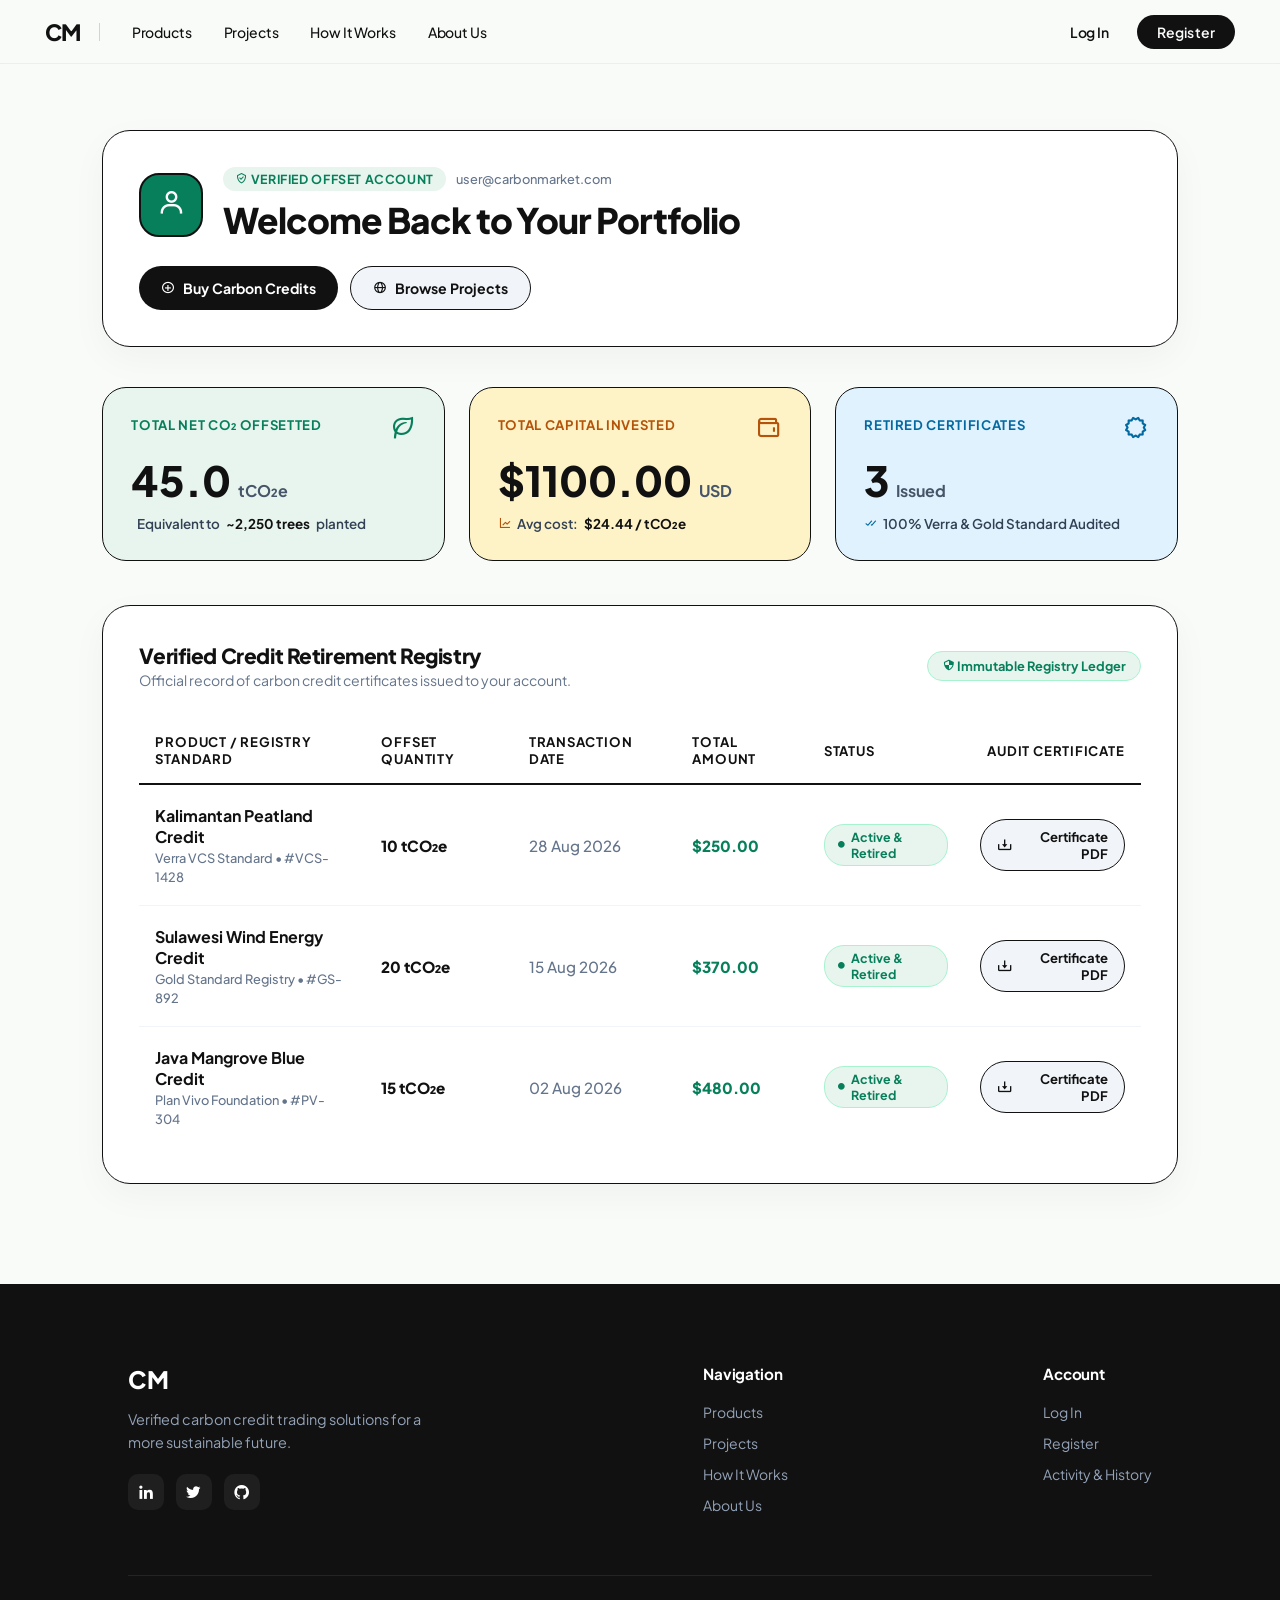
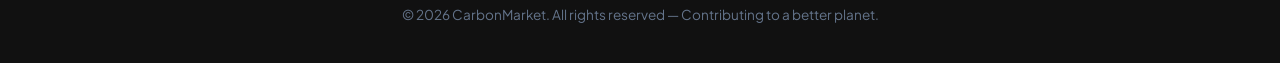
<file: Muhamad Arya Fabrian_Website/history.html>
<!DOCTYPE html>
<html lang="en">

<head>
    <meta charset="UTF-8">
    <meta name="viewport" content="width=device-width, initial-scale=1.0">
    <meta name="description" content="User Portfolio & Carbon Offset Impact Dashboard — CarbonMarket">
    <title>Impact Dashboard & Activity — CarbonMarket</title>
    <!-- AOS (Animate On Scroll) CSS -->
    <link rel="stylesheet" href="lib/Animate On Scroll v2.3.2/dist/aos.css">
    <!-- Boxicons CSS -->
    <link rel="stylesheet" href="lib/boxicons v2.1.4/css/boxicons.min.css">
    <!-- Custom Stylesheet -->
    <link rel="stylesheet" href="css/style.css">
    <script>
        (function () {
            var u = localStorage.getItem('cm_current_user') || sessionStorage.getItem('cm_current_user');
            if (u) document.write('<style>.nav-right { visibility: hidden; }</style>');
        })();
    </script>
</head>

<body style="background-color: #F9FBF9;">

    <!-- ================= NAVBAR ================= -->
    <nav class="navbar">
        <div class="nav-left">
            <a href="index.html" class="logo">CM</a>
            <span class="divider"></span>
            <ul class="nav-links">
                <li class="nav-item" data-menu="products"><a href="products.html">Products</a></li>
                <li class="nav-item" data-menu="projects"><a href="projects.html">Projects</a></li>
                <li><a href="index.html#explanation">How It Works</a></li>
                <li><a href="index.html#content">About Us</a></li>
            </ul>
        </div>
        <div class="nav-right">
            <a href="login.html" class="btn-login">Log In</a>
            <a href="register.html" class="btn-register">Register</a>
        </div>
    </nav>

    <!-- ================= USER IMPACT DASHBOARD ================= -->
    <section style="padding: 130px 8% 100px 8%; min-height: 100vh;">
        <div style="max-width: 1180px; margin: 0 auto;">
            
            <!-- User Profile Header Banner (Bespoke Editorial Style) -->
            <div style="background: #ffffff; border: 1.5px solid #111111; border-radius: 28px; padding: 36px; margin-bottom: 40px; box-shadow: 0 12px 36px rgba(0,0,0,0.04); display: flex; justify-content: space-between; align-items: center; flex-wrap: wrap; gap: 24px;">
                <div style="display: flex; align-items: center; gap: 20px;">
                    <div style="width: 64px; height: 64px; border-radius: 20px; background: #087F5B; color: #ffffff; display: flex; align-items: center; justify-content: center; font-size: 1.8rem; font-weight: 800; border: 2px solid #111111;">
                        <i class="bx bx-user"></i>
                    </div>
                    <div>
                        <div style="display: flex; gap: 10px; align-items: center; margin-bottom: 6px; flex-wrap: wrap;">
                            <span style="font-size: 0.78rem; font-weight: 700; color: #087F5B; background: #E8F5EF; padding: 4px 12px; border-radius: 20px; text-transform: uppercase; letter-spacing: 0.05em;"><i class="bx bx-check-shield"></i> Verified Offset Account</span>
                            <span id="user-email-badge" style="font-size: 0.8rem; color: #64748B; font-weight: 500;">user@carbonmarket.com</span>
                        </div>
                        <h1 id="user-dashboard-title" style="font-size: clamp(1.6rem, 3.5vw, 2.2rem); font-weight: 800; color: #111111; letter-spacing: -0.03em;">Welcome Back to Your Portfolio</h1>
                    </div>
                </div>

                <div style="display: flex; gap: 12px; flex-wrap: wrap;">
                    <a href="products.html" style="padding: 12px 22px; background-color: #111111; color: #ffffff; font-weight: 700; font-size: 0.88rem; border-radius: 50px; text-decoration: none; display: inline-flex; align-items: center; gap: 8px; transition: transform 0.2s ease;">
                        <i class="bx bx-plus-circle"></i> Buy Carbon Credits
                    </a>
                    <a href="projects.html" style="padding: 12px 22px; background-color: #F1F5F9; color: #111111; font-weight: 700; font-size: 0.88rem; border-radius: 50px; text-decoration: none; border: 1.5px solid #111111; display: inline-flex; align-items: center; gap: 8px;">
                        <i class="bx bx-globe"></i> Browse Projects
                    </a>
                </div>
            </div>

            <!-- Impact Overview Cards Grid (MJA Styled Pastel Colors) -->
            <div style="display: grid; grid-template-columns: repeat(auto-fit, minmax(280px, 1fr)); gap: 24px; margin-bottom: 44px;">
                
                <!-- Stat Card 1 (Forest Green Accent) -->
                <div style="background: #E8F5EF; border: 1.5px solid #111111; border-radius: 24px; padding: 28px; position: relative; overflow: hidden;">
                    <div style="display: flex; justify-content: space-between; align-items: flex-start; margin-bottom: 16px;">
                        <span style="font-size: 0.82rem; font-weight: 700; color: #087F5B; text-transform: uppercase; letter-spacing: 0.05em;">Total Net CO₂ Offsetted</span>
                        <i class="bx bx-leaf" style="font-size: 1.6rem; color: #087F5B;"></i>
                    </div>
                    <div style="font-size: 2.6rem; font-weight: 800; color: #111111; line-height: 1.1; margin-bottom: 12px;">
                        <span id="stat-total-tons">45.0</span> <span style="font-size: 1rem; font-weight: 700; color: #475569;">tCO₂e</span>
                    </div>
                    <div style="font-size: 0.84rem; color: #334155; font-weight: 600; display: flex; align-items: center; gap: 6px;">
                        <i class="bx bx-tree" style="color: #087F5B;"></i> Equivalent to <strong id="stat-trees-count" style="color: #111111;">~2,250 trees</strong> planted
                    </div>
                </div>

                <!-- Stat Card 2 (Butter Yellow Accent) -->
                <div style="background: #FEF3C7; border: 1.5px solid #111111; border-radius: 24px; padding: 28px;">
                    <div style="display: flex; justify-content: space-between; align-items: flex-start; margin-bottom: 16px;">
                        <span style="font-size: 0.82rem; font-weight: 700; color: #B45309; text-transform: uppercase; letter-spacing: 0.05em;">Total Capital Invested</span>
                        <i class="bx bx-wallet" style="font-size: 1.6rem; color: #B45309;"></i>
                    </div>
                    <div style="font-size: 2.6rem; font-weight: 800; color: #111111; line-height: 1.1; margin-bottom: 12px;">
                        <span id="stat-total-spent">$1,100.00</span> <span style="font-size: 1rem; font-weight: 700; color: #475569;">USD</span>
                    </div>
                    <div style="font-size: 0.84rem; color: #334155; font-weight: 600; display: flex; align-items: center; gap: 6px;">
                        <i class="bx bx-line-chart" style="color: #B45309;"></i> Avg cost: <strong id="stat-avg-cost" style="color: #111111;">$24.44 / tCO₂e</strong>
                    </div>
                </div>

                <!-- Stat Card 3 (Sky Blue Accent) -->
                <div style="background: #E0F2FE; border: 1.5px solid #111111; border-radius: 24px; padding: 28px;">
                    <div style="display: flex; justify-content: space-between; align-items: flex-start; margin-bottom: 16px;">
                        <span style="font-size: 0.82rem; font-weight: 700; color: #0369A1; text-transform: uppercase; letter-spacing: 0.05em;">Retired Certificates</span>
                        <i class="bx bx-certification" style="font-size: 1.6rem; color: #0369A1;"></i>
                    </div>
                    <div style="font-size: 2.6rem; font-weight: 800; color: #111111; line-height: 1.1; margin-bottom: 12px;">
                        <span id="stat-cert-count">3</span> <span style="font-size: 1rem; font-weight: 700; color: #475569;">Issued</span>
                    </div>
                    <div style="font-size: 0.84rem; color: #334155; font-weight: 600; display: flex; align-items: center; gap: 6px;">
                        <i class="bx bx-check-double" style="color: #0369A1;"></i> 100% Verra & Gold Standard Audited
                    </div>
                </div>

            </div>

            <!-- Transaction History Table Container -->
            <div style="background: #ffffff; border: 1.5px solid #111111; border-radius: 28px; padding: 36px; box-shadow: 0 12px 36px rgba(0,0,0,0.04);">
                <div style="display: flex; justify-content: space-between; align-items: center; margin-bottom: 28px; flex-wrap: wrap; gap: 16px;">
                    <div>
                        <h3 style="font-size: 1.3rem; font-weight: 800; color: #111111; letter-spacing: -0.02em;">Verified Credit Retirement Registry</h3>
                        <p style="font-size: 0.88rem; color: #64748B; margin-top: 2px;">Official record of carbon credit certificates issued to your account.</p>
                    </div>
                    <span style="font-size: 0.8rem; font-weight: 700; color: #087F5B; background: #E8F5EF; padding: 6px 14px; border-radius: 20px; border: 1px solid #A7F3D0;"><i class="bx bx-shield-quarter"></i> Immutable Registry Ledger</span>
                </div>
                
                <div style="overflow-x: auto;">
                    <table style="width: 100%; border-collapse: collapse; text-align: left;">
                        <thead>
                            <tr style="border-bottom: 2px solid #111111; color: #111111; font-size: 0.82rem; text-transform: uppercase; letter-spacing: 0.06em; font-weight: 800;">
                                <th style="padding: 16px;">Product / Registry Standard</th>
                                <th style="padding: 16px;">Offset Quantity</th>
                                <th style="padding: 16px;">Transaction Date</th>
                                <th style="padding: 16px;">Total Amount</th>
                                <th style="padding: 16px;">Status</th>
                                <th style="padding: 16px; text-align: right;">Audit Certificate</th>
                            </tr>
                        </thead>
                        <tbody id="history-table-body" style="font-size: 0.95rem;">
                            
                            <!-- Initial Mock Row 1 -->
                            <tr style="border-bottom: 1px solid #F1F5F9;">
                                <td style="padding: 20px 16px;">
                                    <strong style="color: #111111; font-size: 1rem; display: block; font-weight: 700;">Kalimantan Peatland Credit</strong>
                                    <span style="font-size: 0.8rem; color: #64748B; font-weight: 500;">Verra VCS Standard • #VCS-1428</span>
                                </td>
                                <td style="padding: 20px 16px; font-weight: 800; color: #111111;">10 tCO₂e</td>
                                <td style="padding: 20px 16px; color: #64748B; font-weight: 500;">28 Aug 2026</td>
                                <td style="padding: 20px 16px; font-weight: 800; color: #087F5B;">$250.00</td>
                                <td style="padding: 20px 16px;">
                                    <span style="font-size: 0.78rem; font-weight: 700; color: #087F5B; background: #E8F5EF; padding: 4px 12px; border-radius: 20px; border: 1px solid #A7F3D0; display: inline-flex; align-items: center; gap: 6px;">
                                        <i class="bx bxs-circle" style="font-size: 0.5rem; color: #087F5B;"></i> Active & Retired
                                    </span>
                                </td>
                                <td style="padding: 20px 16px; text-align: right;">
                                    <a href="#" onclick="alert('Downloading Official Verra Serialized Audit Certificate PDF...'); return false;" style="font-size: 0.82rem; font-weight: 700; color: #111111; text-decoration: none; background: #F1F5F9; border: 1.5px solid #111111; padding: 8px 16px; border-radius: 50px; display: inline-flex; align-items: center; gap: 6px;">
                                        <i class="bx bx-download" style="font-size: 1rem;"></i> Certificate PDF
                                    </a>
                                </td>
                            </tr>

                            <!-- Initial Mock Row 2 -->
                            <tr style="border-bottom: 1px solid #F1F5F9;">
                                <td style="padding: 20px 16px;">
                                    <strong style="color: #111111; font-size: 1rem; display: block; font-weight: 700;">Sulawesi Wind Energy Credit</strong>
                                    <span style="font-size: 0.8rem; color: #64748B; font-weight: 500;">Gold Standard Registry • #GS-892</span>
                                </td>
                                <td style="padding: 20px 16px; font-weight: 800; color: #111111;">20 tCO₂e</td>
                                <td style="padding: 20px 16px; color: #64748B; font-weight: 500;">15 Aug 2026</td>
                                <td style="padding: 20px 16px; font-weight: 800; color: #087F5B;">$370.00</td>
                                <td style="padding: 20px 16px;">
                                    <span style="font-size: 0.78rem; font-weight: 700; color: #087F5B; background: #E8F5EF; padding: 4px 12px; border-radius: 20px; border: 1px solid #A7F3D0; display: inline-flex; align-items: center; gap: 6px;">
                                        <i class="bx bxs-circle" style="font-size: 0.5rem; color: #087F5B;"></i> Active & Retired
                                    </span>
                                </td>
                                <td style="padding: 20px 16px; text-align: right;">
                                    <a href="#" onclick="alert('Downloading Official Gold Standard Audit Certificate PDF...'); return false;" style="font-size: 0.82rem; font-weight: 700; color: #111111; text-decoration: none; background: #F1F5F9; border: 1.5px solid #111111; padding: 8px 16px; border-radius: 50px; display: inline-flex; align-items: center; gap: 6px;">
                                        <i class="bx bx-download" style="font-size: 1rem;"></i> Certificate PDF
                                    </a>
                                </td>
                            </tr>

                            <!-- Initial Mock Row 3 -->
                            <tr>
                                <td style="padding: 20px 16px;">
                                    <strong style="color: #111111; font-size: 1rem; display: block; font-weight: 700;">Java Mangrove Blue Credit</strong>
                                    <span style="font-size: 0.8rem; color: #64748B; font-weight: 500;">Plan Vivo Foundation • #PV-304</span>
                                </td>
                                <td style="padding: 20px 16px; font-weight: 800; color: #111111;">15 tCO₂e</td>
                                <td style="padding: 20px 16px; color: #64748B; font-weight: 500;">02 Aug 2026</td>
                                <td style="padding: 20px 16px; font-weight: 800; color: #087F5B;">$480.00</td>
                                <td style="padding: 20px 16px;">
                                    <span style="font-size: 0.78rem; font-weight: 700; color: #087F5B; background: #E8F5EF; padding: 4px 12px; border-radius: 20px; border: 1px solid #A7F3D0; display: inline-flex; align-items: center; gap: 6px;">
                                        <i class="bx bxs-circle" style="font-size: 0.5rem; color: #087F5B;"></i> Active & Retired
                                    </span>
                                </td>
                                <td style="padding: 20px 16px; text-align: right;">
                                    <a href="#" onclick="alert('Downloading Official Plan Vivo Certificate PDF...'); return false;" style="font-size: 0.82rem; font-weight: 700; color: #111111; text-decoration: none; background: #F1F5F9; border: 1.5px solid #111111; padding: 8px 16px; border-radius: 50px; display: inline-flex; align-items: center; gap: 6px;">
                                        <i class="bx bx-download" style="font-size: 1rem;"></i> Certificate PDF
                                    </a>
                                </td>
                            </tr>

                        </tbody>
                    </table>
                </div>
            </div>

        </div>
    </section>

    <!-- ================= FOOTER ================= -->
    <footer class="footer">
        <div class="footer-container">
            <div class="footer-col footer-brand">
                <a href="index.html" class="footer-logo">CM</a>
                <p class="footer-tagline">Verified carbon credit trading solutions for a more sustainable future.</p>
                <div class="footer-socials">
                    <a href="#" aria-label="LinkedIn"><i class="bx bxl-linkedin"></i></a>
                    <a href="#" aria-label="Twitter"><i class="bx bxl-twitter"></i></a>
                    <a href="#" aria-label="GitHub"><i class="bx bxl-github"></i></a>
                </div>
            </div>

            <div class="footer-col">
                <h4 class="footer-title">Navigation</h4>
                <ul class="footer-links">
                    <li><a href="products.html">Products</a></li>
                    <li><a href="projects.html">Projects</a></li>
                    <li><a href="index.html#explanation">How It Works</a></li>
                    <li><a href="index.html#content">About Us</a></li>
                </ul>
            </div>

            <div class="footer-col">
                <h4 class="footer-title">Account</h4>
                <ul class="footer-links">
                    <li><a href="login.html">Log In</a></li>
                    <li><a href="register.html">Register</a></li>
                    <li><a href="history.html">Activity & History</a></li>
                </ul>
            </div>
        </div>

        <div class="footer-bottom">
            <p>&copy; 2026 CarbonMarket. All rights reserved &mdash; Contributing to a better planet.</p>
        </div>
    </footer>

    <!-- Local Libraries Scripts -->
    <script src="lib/jquery v3.7.1/jquery-3.7.1.min.js"></script>
    <script src="js/index.js"></script>
    <script>
        document.addEventListener('DOMContentLoaded', () => {
            const activeUser = getCurrentUserSession();
            if (activeUser && activeUser.fullname) {
                document.getElementById('user-dashboard-title').textContent = `Welcome back, ${activeUser.fullname} 👋`;
                if (activeUser.email) {
                    document.getElementById('user-email-badge').textContent = activeUser.email;
                }
            }

            // Calculate & Render dynamic purchase history from localStorage
            const purchaseHistory = JSON.parse(localStorage.getItem('cm_purchase_history') || '[]');
            const tbody = document.getElementById('history-table-body');

            let baseTons = 45;
            let baseSpent = 1100.00;
            let baseCertCount = 3;

            if (purchaseHistory.length > 0 && tbody) {
                let rowsHtml = '';
                purchaseHistory.forEach(order => {
                    const priceVal = parseFloat(order.totalPrice.replace('$', '')) || 0;
                    baseTons += order.tons;
                    baseSpent += priceVal;
                    baseCertCount += 1;

                    rowsHtml += `
                        <tr style="border-bottom: 1px solid #F1F5F9; background: #F0FDF4;">
                            <td style="padding: 20px 16px;">
                                <strong style="color: #111111; font-size: 1rem; display: block; font-weight: 700;">${order.product}</strong>
                                <span style="font-size: 0.8rem; color: #087F5B; font-weight: 700;"><i class="bx bx-check-shield"></i> Verified Purchase • ${order.id}</span>
                            </td>
                            <td style="padding: 20px 16px; font-weight: 800; color: #111111;">${order.tons} tCO₂e</td>
                            <td style="padding: 20px 16px; color: #64748B; font-weight: 500;">${order.date}</td>
                            <td style="padding: 20px 16px; font-weight: 800; color: #087F5B;">${order.totalPrice}</td>
                            <td style="padding: 20px 16px;">
                                <span style="font-size: 0.78rem; font-weight: 700; color: #087F5B; background: #E8F5EF; padding: 4px 12px; border-radius: 20px; border: 1px solid #A7F3D0; display: inline-flex; align-items: center; gap: 6px;">
                                    <i class="bx bxs-circle" style="font-size: 0.5rem; color: #087F5B;"></i> Active & Retired
                                </span>
                            </td>
                            <td style="padding: 20px 16px; text-align: right;">
                                <a href="#" onclick="alert('Downloading Official Serialized Audit Certificate PDF (${order.certificateId || 'CERT-2026'})...'); return false;" style="font-size: 0.82rem; font-weight: 700; color: #087F5B; text-decoration: none; background: #E8F5EF; border: 1.5px solid #A7F3D0; padding: 8px 16px; border-radius: 50px; display: inline-flex; align-items: center; gap: 6px;">
                                    <i class="bx bx-download" style="font-size: 1rem;"></i> Certificate PDF
                                </a>
                            </td>
                        </tr>
                    `;
                });
                tbody.insertAdjacentHTML('afterbegin', rowsHtml);
            }

            // Update Dynamic Stat Counter Cards
            document.getElementById('stat-total-tons').textContent = baseTons.toFixed(1);
            document.getElementById('stat-trees-count').textContent = `~${(baseTons * 50).toLocaleString()} trees`;
            document.getElementById('stat-total-spent').textContent = `$${baseSpent.toFixed(2)}`;
            document.getElementById('stat-avg-cost').textContent = `$${(baseSpent / baseTons).toFixed(2)} / tCO₂e`;
            document.getElementById('stat-cert-count').textContent = baseCertCount;
        });
    </script>
</body>

</html>
</file>
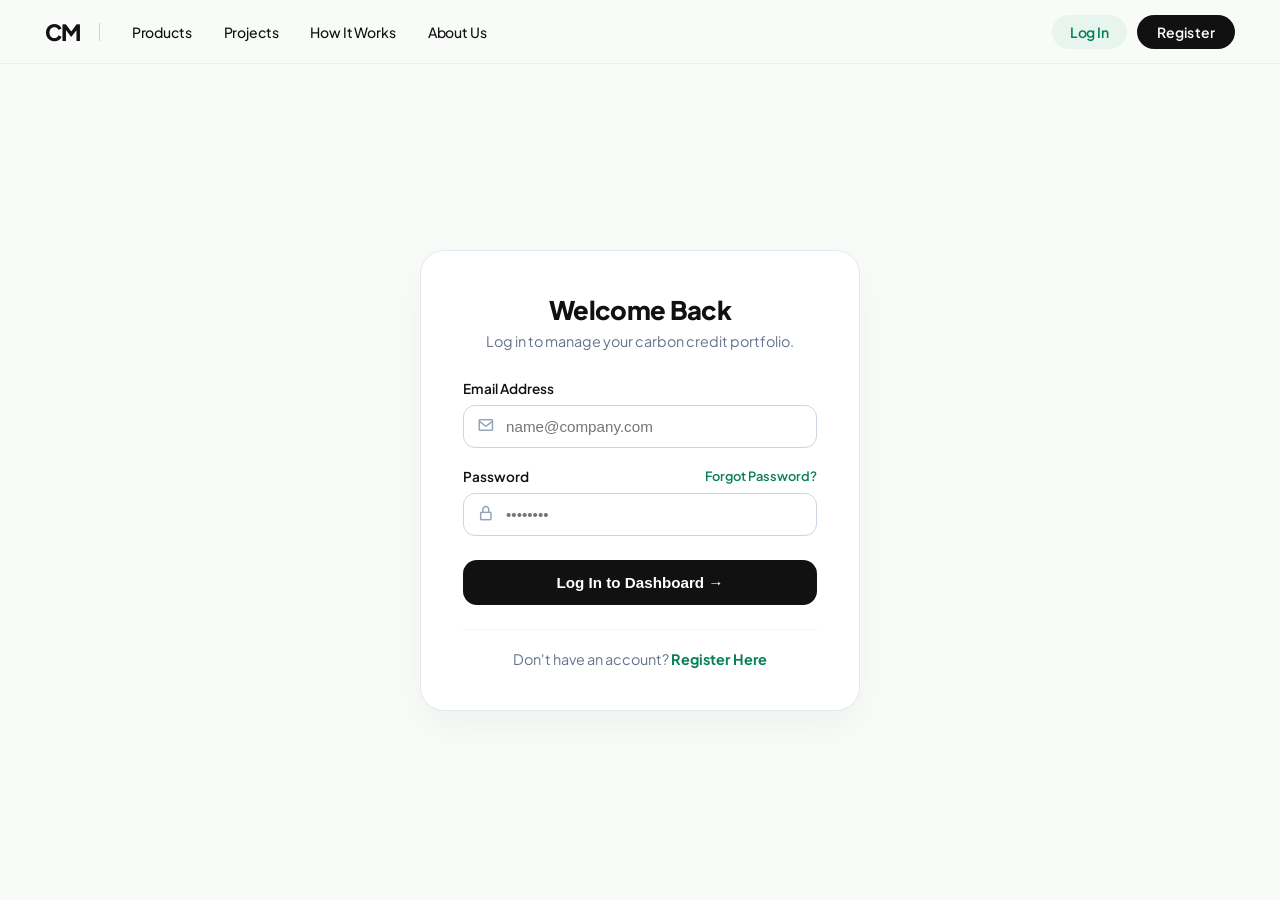
<file: Muhamad Arya Fabrian_Website/login.html>
<!DOCTYPE html>
<html lang="en">

<head>
    <meta charset="UTF-8">
    <meta name="viewport" content="width=device-width, initial-scale=1.0">
    <meta name="description" content="Log in to CarbonMarket platform">
    <title>Log In — CarbonMarket</title>
    <!-- AOS (Animate On Scroll) CSS -->
    <link rel="stylesheet" href="lib/Animate On Scroll v2.3.2/dist/aos.css">
    <!-- Boxicons CSS -->
    <link rel="stylesheet" href="lib/boxicons v2.1.4/css/boxicons.min.css">
    <!-- Custom Stylesheet -->
    <link rel="stylesheet" href="css/style.css">
    <script>
        (function () {
            var u = localStorage.getItem('cm_current_user') || sessionStorage.getItem('cm_current_user');
            if (u) document.write('<style>.nav-right { visibility: hidden; }</style>');
        })();
    </script>
</head>

<body style="background-color: #F9FBF9;">

    <!-- ================= NAVBAR ================= -->
    <nav class="navbar">
        <div class="nav-left">
            <a href="index.html" class="logo">CM</a>
            <span class="divider"></span>
            <ul class="nav-links">
                <li class="nav-item" data-menu="products"><a href="products.html">Products</a></li>
                <li class="nav-item" data-menu="projects"><a href="projects.html">Projects</a></li>
                <li><a href="index.html#explanation">How It Works</a></li>
                <li><a href="index.html#content">About Us</a></li>
            </ul>
        </div>
        <div class="nav-right">
            <a href="login.html" class="btn-login" style="background-color: #E8F5EF; color: #087F5B;">Log In</a>
            <a href="register.html" class="btn-register">Register</a>
        </div>
    </nav>

    <!-- ================= LOGIN FORM CONTAINER ================= -->
    <section style="min-height: 100vh; display: flex; align-items: center; justify-content: center; padding: 120px 5% 60px 5%;">
        <div style="max-width: 440px; width: 100%; background: #ffffff; padding: 42px; border-radius: 24px; border: 1px solid #E2E8F0; box-shadow: 0 15px 35px rgba(0,0,0,0.04);" data-aos="fade-up" data-aos-duration="900">
            
            <div style="text-align: center; margin-bottom: 30px;">
                <h1 style="font-size: 1.6rem; font-weight: 800; color: #111111; letter-spacing: -0.025em; margin-bottom: 6px;">Welcome Back</h1>
                <p style="font-size: 0.9rem; color: #64748B;">Log in to manage your carbon credit portfolio.</p>
            </div>

            <!-- Alert Message Box -->
            <div id="auth-alert" style="display: none; background: #E8F5EF; color: #087F5B; padding: 12px 16px; border-radius: 12px; margin-bottom: 20px; font-size: 0.9rem; font-weight: 700; text-align: center; border: 1px solid #A7F3D0;"></div>

            <form id="login-form">
                <div style="margin-bottom: 20px;">
                    <label for="email" style="display: block; font-size: 0.85rem; font-weight: 600; color: #111111; margin-bottom: 8px;">Email Address</label>
                    <div style="position: relative;">
                        <i class="bx bx-envelope" style="position: absolute; left: 14px; top: 50%; transform: translateY(-50%); color: #94A3B8; font-size: 1.1rem;"></i>
                        <input type="email" id="email" required placeholder="name@company.com" style="width: 100%; padding: 12px 14px 12px 42px; border-radius: 12px; border: 1.5px solid #CBD5E1; font-size: 0.95rem; color: #111111; outline: none;">
                    </div>
                </div>

                <div style="margin-bottom: 24px;">
                    <div style="display: flex; justify-content: space-between; align-items: center; margin-bottom: 8px;">
                        <label for="password" style="font-size: 0.85rem; font-weight: 600; color: #111111;">Password</label>
                        <a href="#" style="font-size: 0.8rem; color: #087F5B; text-decoration: none; font-weight: 600;">Forgot Password?</a>
                    </div>
                    <div style="position: relative;">
                        <i class="bx bx-lock-alt" style="position: absolute; left: 14px; top: 50%; transform: translateY(-50%); color: #94A3B8; font-size: 1.1rem;"></i>
                        <input type="password" id="password" required placeholder="••••••••" style="width: 100%; padding: 12px 14px 12px 42px; border-radius: 12px; border: 1.5px solid #CBD5E1; font-size: 0.95rem; color: #111111; outline: none;">
                    </div>
                </div>

                <button type="submit" style="width: 100%; padding: 14px; background-color: #111111; color: #ffffff; font-weight: 700; font-size: 0.95rem; border: none; border-radius: 14px; cursor: pointer; transition: background 0.25s ease;">Log In to Dashboard &rarr;</button>
            </form>

            <div style="text-align: center; margin-top: 24px; padding-top: 20px; border-top: 1px solid #F1F5F9; font-size: 0.9rem; color: #64748B;">
                Don't have an account? <a href="register.html" style="color: #087F5B; font-weight: 700; text-decoration: none;">Register Here</a>
            </div>

        </div>
    </section>

    <!-- Local Libraries Scripts -->
    <script src="lib/Animate On Scroll v2.3.2/dist/aos.js"></script>
    <script src="js/index.js"></script>
    <script>
        if (typeof AOS !== 'undefined') AOS.init({ duration: 900, once: true });

        document.getElementById('login-form').addEventListener('submit', (e) => {
            e.preventDefault();
            const email = document.getElementById('email').value.trim();
            const password = document.getElementById('password').value.trim();
            const alertBox = document.getElementById('auth-alert');

            if (!email || !password) return;

            const users = getRegisteredUsers();
            const matchedUser = users.find(u => u.email.toLowerCase() === email.toLowerCase() && u.password === password);

            if (matchedUser) {
                saveUserSession(matchedUser, true);

                alertBox.style.display = 'block';
                alertBox.style.background = '#E8F5EF';
                alertBox.style.color = '#087F5B';
                alertBox.style.borderColor = '#A7F3D0';
                alertBox.innerHTML = '<i class="bx bx-check-circle"></i> Login Successful! Redirecting to Dashboard...';

                setTimeout(() => {
                    window.location.href = 'history.html';
                }, 1000);
            } else {
                alertBox.style.display = 'block';
                alertBox.style.background = '#FEE2E2';
                alertBox.style.color = '#DC2626';
                alertBox.style.borderColor = '#FCA5A5';
                alertBox.innerHTML = '<i class="bx bx-error-circle"></i> Invalid email or password!';
            }
        });
    </script>
</body>

</html>
</file>
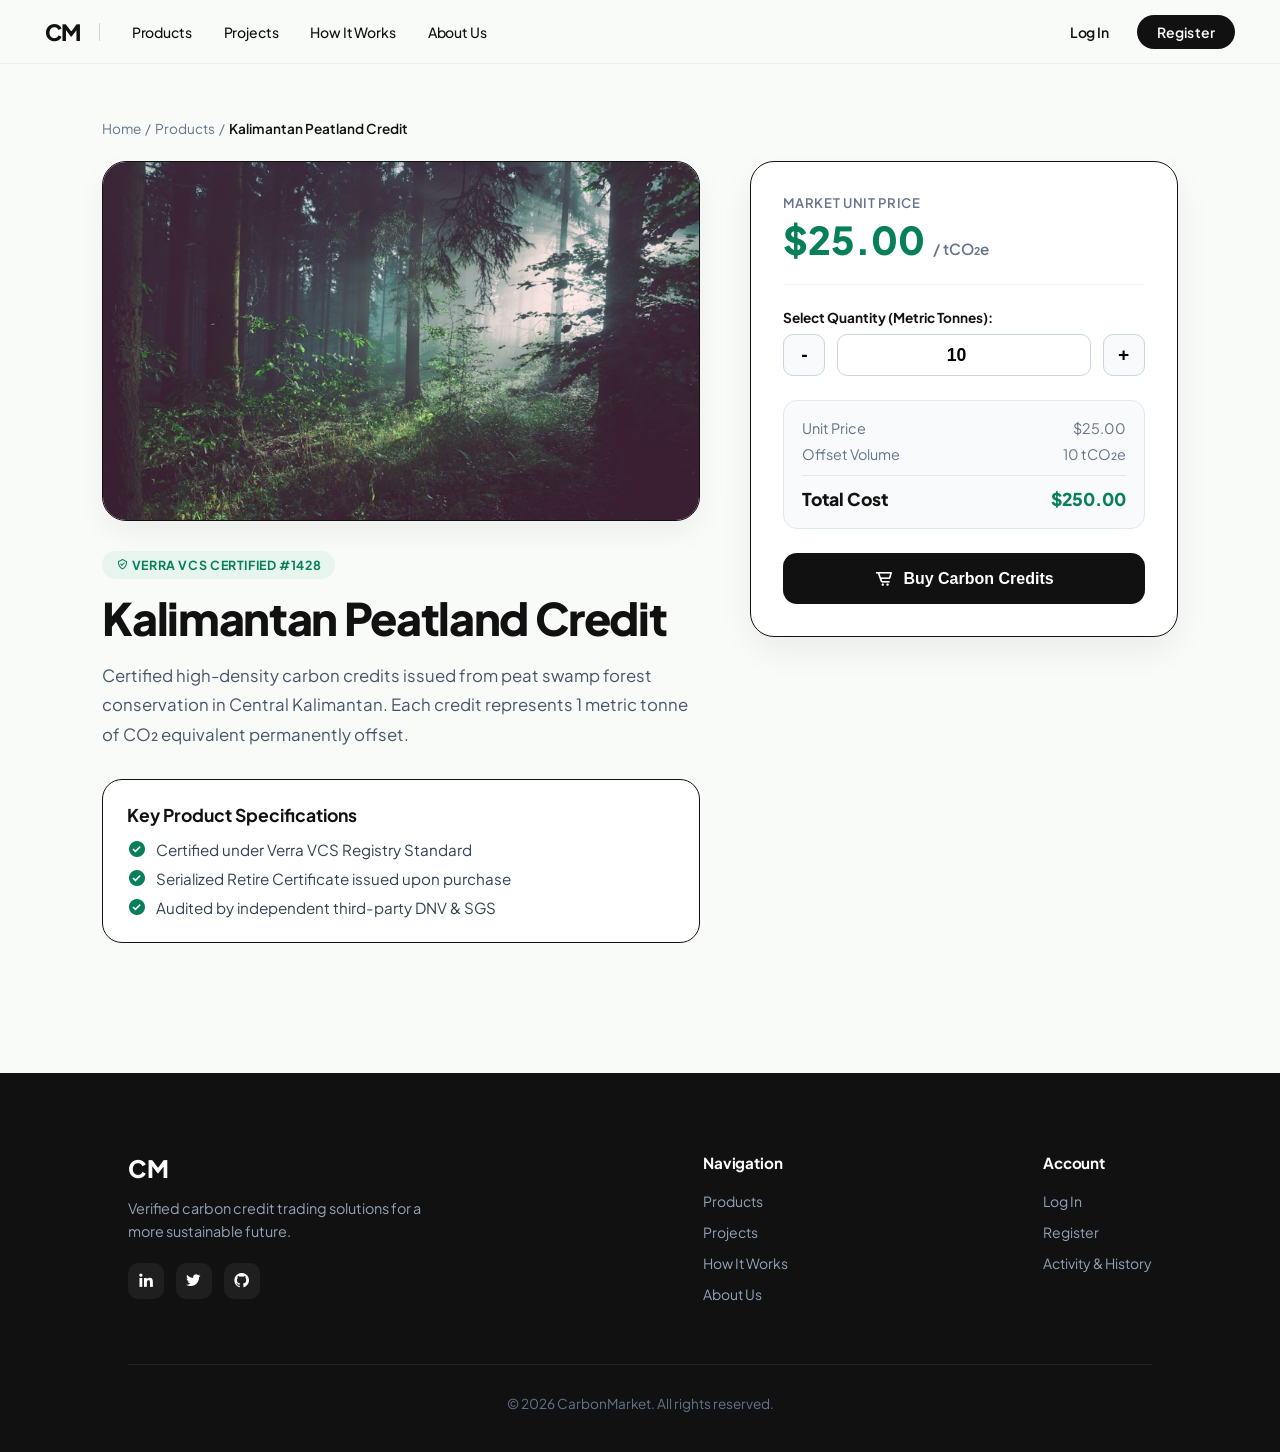
<file: Muhamad Arya Fabrian_Website/product-detail.html>
<!DOCTYPE html>
<html lang="en">

<head>
    <meta charset="UTF-8">
    <meta name="viewport" content="width=device-width, initial-scale=1.0">
    <meta name="description" content="Verified Carbon Credit Product Detail & Direct Purchase — CarbonMarket">
    <title>Product Detail & Purchase — CarbonMarket</title>
    <!-- AOS (Animate On Scroll) CSS -->
    <link rel="stylesheet" href="lib/Animate On Scroll v2.3.2/dist/aos.css">
    <!-- Fancybox v5 Lightbox CSS -->
    <link rel="stylesheet" href="lib/Fancybox v5.0.36/dist/fancybox/fancybox.css">
    <!-- SwiperJS CSS -->
    <link rel="stylesheet" href="lib/swiperjs v11.1.5/swiper-bundle.min.css">
    <!-- Boxicons CSS -->
    <link rel="stylesheet" href="lib/boxicons v2.1.4/css/boxicons.min.css">
    <!-- Custom Stylesheet -->
    <link rel="stylesheet" href="css/style.css">
    <script>
        (function () {
            var u = localStorage.getItem('cm_current_user') || sessionStorage.getItem('cm_current_user');
            if (u) document.write('<style>.nav-right { visibility: hidden; }</style>');
        })();
    </script>
</head>

<body>

    <!-- ================= NAVBAR ================= -->
    <nav class="navbar">
        <div class="nav-left">
            <a href="index.html" class="logo">CM</a>
            <span class="divider"></span>
            <ul class="nav-links">
                <li class="nav-item" data-menu="products"><a href="products.html" class="active">Products</a></li>
                <li class="nav-item" data-menu="projects"><a href="projects.html">Projects</a></li>
                <li><a href="index.html#explanation">How It Works</a></li>
                <li><a href="index.html#content">About Us</a></li>
            </ul>
        </div>
        <div class="nav-right">
            <a href="login.html" class="btn-login">Log In</a>
            <a href="register.html" class="btn-register">Register</a>
        </div>
    </nav>

    <!-- ================= PRODUCT DETAIL & PURCHASE CONTENT ================= -->
    <section style="padding: 120px 8% 100px 8%; background-color: #F9FBF9; min-height: 100vh;">
        <div style="max-width: 1160px; margin: 0 auto;">
            
            <!-- Breadcrumb -->
            <div style="margin-bottom: 24px; font-size: 0.85rem; color: #64748B;" data-aos="fade-up" data-aos-duration="800">
                <a href="index.html" style="color: #64748B; text-decoration: none;">Home</a> &nbsp;/&nbsp; 
                <a href="products.html" style="color: #64748B; text-decoration: none;">Products</a> &nbsp;/&nbsp; 
                <span id="prod-breadcrumb-title" style="color: #111111; font-weight: 600;">Kalimantan Peatland Credit</span>
            </div>

            <!-- Global Alert Box -->
            <div id="buy-alert-box" style="display: none; max-width: 800px; margin: 0 auto 30px auto; padding: 14px 20px; border-radius: 14px; font-weight: 700; text-align: center; font-size: 0.95rem;"></div>

            <!-- 2-Column Product Layout (Product Specs Left + Purchase Buy Box Right) -->
            <div style="display: flex; gap: 50px; align-items: flex-start; flex-wrap: wrap;">
                
                <!-- Left Product Image & Overview (60%) -->
                <div style="flex: 1.4; min-width: 320px;" data-aos="fade-up" data-aos-duration="900">
                    <div style="border-radius: 24px; overflow: hidden; border: 1.5px solid #111111; box-shadow: 0 12px 30px rgba(0,0,0,0.05); margin-bottom: 30px; height: 360px;">
                        <img id="prod-img" src="assets/img/project-1.jpg" alt="Product Image" style="width: 100%; height: 100%; object-fit: cover; display: block;">
                    </div>

                    <span id="prod-badge" style="font-size: 0.78rem; font-weight: 700; color: #087F5B; background: #E8F5EF; padding: 6px 14px; border-radius: 20px; text-transform: uppercase; letter-spacing: 0.05em; display: inline-block; margin-bottom: 12px;"><i class="bx bx-check-shield"></i> Verified Carbon Credit</span>
                    <h1 id="prod-title" style="font-size: clamp(2rem, 4vw, 2.8rem); font-weight: 800; color: #111111; line-height: 1.2; letter-spacing: -0.03em; margin-bottom: 16px;">Kalimantan Peatland Credit</h1>
                    <p id="prod-desc" style="font-size: 1.05rem; color: #475569; line-height: 1.75; margin-bottom: 30px;">Certified high-density carbon credits issued from peat swamp forest conservation in Central Kalimantan. Each credit represents 1 metric tonne of CO₂ equivalent permanently offset.</p>

                    <!-- Features Checklist -->
                    <div style="background: #ffffff; border: 1.5px solid #111111; border-radius: 20px; padding: 24px; margin-bottom: 30px;">
                        <h3 style="font-size: 1.1rem; font-weight: 700; color: #111111; margin-bottom: 14px;">Key Product Specifications</h3>
                        <ul style="list-style: none; padding: 0; display: flex; flex-direction: column; gap: 10px; font-size: 0.95rem; color: #334155;">
                            <li style="display: flex; align-items: center; gap: 10px;"><i class="bx bxs-check-circle" style="color: #087F5B; font-size: 1.2rem;"></i> <span id="prod-spec1">Certified under Verra VCS Registry Standard</span></li>
                            <li style="display: flex; align-items: center; gap: 10px;"><i class="bx bxs-check-circle" style="color: #087F5B; font-size: 1.2rem;"></i> <span id="prod-spec2">Serialized Retire Certificate issued upon purchase</span></li>
                            <li style="display: flex; align-items: center; gap: 10px;"><i class="bx bxs-check-circle" style="color: #087F5B; font-size: 1.2rem;"></i> <span id="prod-spec3">Audited by independent third-party DNV & SGS</span></li>
                        </ul>
                    </div>
                </div>

                <!-- Right Purchase Buy Box (40%) -->
                <div style="flex: 1; min-width: 300px;" data-aos="fade-up" data-aos-duration="900" data-aos-delay="150">
                    <div style="background: #ffffff; border: 1.5px solid #111111; border-radius: 24px; padding: 32px; box-shadow: 0 14px 35px rgba(0,0,0,0.06); position: sticky; top: 120px;">
                        
                        <div style="margin-bottom: 24px; padding-bottom: 20px; border-bottom: 1px solid #F1F5F9;">
                            <span style="font-size: 0.82rem; font-weight: 600; color: #64748B; text-transform: uppercase; letter-spacing: 0.05em; display: block; margin-bottom: 4px;">Market Unit Price</span>
                            <div style="display: flex; align-items: baseline; gap: 8px;">
                                <span id="prod-unit-price" style="font-size: 2.4rem; font-weight: 800; color: #087F5B;">$25.00</span>
                                <span style="font-size: 0.95rem; font-weight: 600; color: #64748B;">/ tCO₂e</span>
                            </div>
                        </div>

                        <!-- Quantity Selector Widget -->
                        <div style="margin-bottom: 24px;">
                            <label style="display: block; font-size: 0.85rem; font-weight: 700; color: #111111; margin-bottom: 8px;">Select Quantity (Metric Tonnes):</label>
                            <div style="display: flex; align-items: center; gap: 12px;">
                                <button id="qty-minus" type="button" style="width: 42px; height: 42px; border-radius: 10px; border: 1.5px solid #CBD5E1; background: #F8FAFC; font-size: 1.2rem; font-weight: 700; cursor: pointer;">-</button>
                                <input type="number" id="detail-qty-input" min="1" max="5000" value="10" style="flex: 1; height: 42px; text-align: center; border-radius: 10px; border: 1.5px solid #CBD5E1; font-weight: 800; font-size: 1.1rem; outline: none;">
                                <button id="qty-plus" type="button" style="width: 42px; height: 42px; border-radius: 10px; border: 1.5px solid #CBD5E1; background: #F8FAFC; font-size: 1.2rem; font-weight: 700; cursor: pointer;">+</button>
                            </div>
                        </div>

                        <!-- Order Summary -->
                        <div style="background: #F8FAFC; padding: 18px; border-radius: 14px; margin-bottom: 24px; border: 1px solid #E2E8F0;">
                            <div style="display: flex; justify-content: space-between; font-size: 0.9rem; color: #64748B; margin-bottom: 8px;">
                                <span>Unit Price</span>
                                <span id="summary-unit-price">$25.00</span>
                            </div>
                            <div style="display: flex; justify-content: space-between; font-size: 0.9rem; color: #64748B; margin-bottom: 12px;">
                                <span>Offset Volume</span>
                                <span id="summary-volume">10 tCO₂e</span>
                            </div>
                            <div style="height: 1px; background: #E2E8F0; margin-bottom: 12px;"></div>
                            <div style="display: flex; justify-content: space-between; font-size: 1.1rem; font-weight: 800; color: #111111;">
                                <span>Total Cost</span>
                                <span id="summary-total" style="color: #087F5B;">$250.00</span>
                            </div>
                        </div>

                        <!-- Purchase Action Button -->
                        <button id="btn-buy-product-detail" type="button" style="width: 100%; padding: 16px; background-color: #111111; color: #ffffff; font-weight: 800; font-size: 1rem; border: none; border-radius: 14px; cursor: pointer; display: flex; align-items: center; justify-content: center; gap: 10px; transition: background 0.25s ease;">
                            <i class="bx bx-cart-alt" style="font-size: 1.2rem;"></i> Buy Carbon Credits
                        </button>
                    </div>
                </div>

            </div>

        </div>
    </section>

    <!-- ================= FOOTER ================= -->
    <footer class="footer">
        <div class="footer-container">
            <div class="footer-col footer-brand">
                <a href="index.html" class="footer-logo">CM</a>
                <p class="footer-tagline">Verified carbon credit trading solutions for a more sustainable future.</p>
                <div class="footer-socials">
                    <a href="#" aria-label="LinkedIn"><i class="bx bxl-linkedin"></i></a>
                    <a href="#" aria-label="Twitter"><i class="bx bxl-twitter"></i></a>
                    <a href="#" aria-label="GitHub"><i class="bx bxl-github"></i></a>
                </div>
            </div>

            <div class="footer-col">
                <h4 class="footer-title">Navigation</h4>
                <ul class="footer-links">
                    <li><a href="products.html">Products</a></li>
                    <li><a href="projects.html">Projects</a></li>
                    <li><a href="index.html#explanation">How It Works</a></li>
                    <li><a href="index.html#content">About Us</a></li>
                </ul>
            </div>

            <div class="footer-col">
                <h4 class="footer-title">Account</h4>
                <ul class="footer-links">
                    <li><a href="login.html">Log In</a></li>
                    <li><a href="register.html">Register</a></li>
                    <li><a href="history.html">Activity & History</a></li>
                </ul>
            </div>
        </div>

        <div class="footer-bottom">
            <p>&copy; 2026 CarbonMarket. All rights reserved.</p>
        </div>
    </footer>

    <!-- Library Scripts -->
    <script src="lib/Animate On Scroll v2.3.2/dist/aos.js"></script>
    <script src="js/index.js"></script>

    <!-- Dynamic Product Detail Loader & Buying Script -->
    <script>
        document.addEventListener('DOMContentLoaded', () => {
            const productsDetailData = {
                'kalimantan': {
                    title: 'Kalimantan Peatland Credit',
                    badge: '<i class="bx bx-check-shield"></i> Verra VCS Certified #1428',
                    price: 25.00,
                    image: 'assets/img/project-1.jpg',
                    desc: 'Certified high-density carbon credits issued from peat swamp forest conservation in Central Kalimantan. Each credit represents 1 metric tonne of CO₂ equivalent permanently offset.',
                    spec1: 'Certified under Verra VCS Registry Standard',
                    spec2: 'Serialized Retire Certificate issued upon purchase',
                    spec3: 'Audited by independent third-party DNV & SGS'
                },
                'sulawesi': {
                    title: 'Sulawesi Wind Energy Credit',
                    badge: '<i class="bx bx-badge-check"></i> Gold Standard Verified #892',
                    price: 18.50,
                    image: 'assets/img/project-2.jpg',
                    desc: 'Clean wind turbine renewable energy credits from 70MW wind farm in South Sulawesi, displacing coal-fired grid power.',
                    spec1: 'Gold Standard Certified for Climate & Development',
                    spec2: 'Real-time SCADA IoT telemetry power validation',
                    spec3: 'Direct displacement of regional coal grid emissions'
                },
                'java': {
                    title: 'Java Mangrove Blue Credit',
                    badge: '<i class="bx bx-shield-alt-2"></i> Plan Vivo Verified #304',
                    price: 32.00,
                    image: 'assets/img/mangrove.jpg',
                    desc: 'High-density blue carbon credit units generated from coastal mangrove wetland restoration along the northern Central Java coastline.',
                    spec1: 'Plan Vivo Standard Blue Carbon Certification',
                    spec2: '4x higher sequestration rate than terrestrial forests',
                    spec3: 'Supports coastal erosion defense & local fishing co-ops'
                },
                'bali': {
                    title: 'Solar & Biomass Power Credit',
                    badge: '<i class="bx bx-badge-check"></i> Gold Standard Verified #511',
                    price: 14.50,
                    image: 'assets/img/biomass.jpg',
                    desc: 'Hybrid solar array and agricultural waste biomass power credits supplying clean energy for off-grid rural farming communities in Bali.',
                    spec1: 'Gold Standard Agricultural Waste Energy Standard',
                    spec2: 'Eliminates open agricultural residue burning',
                    spec3: 'Provides clean solar electrification for 25+ villages'
                }
            };

            const urlParams = new URLSearchParams(window.location.search);
            const prodId = urlParams.get('id') || 'kalimantan';
            const data = productsDetailData[prodId] || productsDetailData['kalimantan'];

            document.getElementById('prod-breadcrumb-title').textContent = data.title;
            document.getElementById('prod-badge').innerHTML = data.badge;
            document.getElementById('prod-title').textContent = data.title;
            document.getElementById('prod-img').src = data.image;
            document.getElementById('prod-desc').textContent = data.desc;
            document.getElementById('prod-spec1').textContent = data.spec1;
            document.getElementById('prod-spec2').textContent = data.spec2;
            document.getElementById('prod-spec3').textContent = data.spec3;
            document.getElementById('prod-unit-price').textContent = '$' + data.price.toFixed(2);
            document.getElementById('summary-unit-price').textContent = '$' + data.price.toFixed(2);

            const qtyInput = document.getElementById('detail-qty-input');
            const summaryVol = document.getElementById('summary-volume');
            const summaryTotal = document.getElementById('summary-total');
            const minusBtn = document.getElementById('qty-minus');
            const plusBtn = document.getElementById('qty-plus');

            function updatePriceSummary() {
                let qty = parseInt(qtyInput.value) || 1;
                if (qty < 1) qty = 1;
                qtyInput.value = qty;
                summaryVol.textContent = qty + ' tCO₂e';
                summaryTotal.textContent = '$' + (data.price * qty).toFixed(2);
            }

            qtyInput.addEventListener('input', updatePriceSummary);
            minusBtn.addEventListener('click', () => {
                let val = parseInt(qtyInput.value) || 1;
                if (val > 1) { qtyInput.value = val - 1; updatePriceSummary(); }
            });
            plusBtn.addEventListener('click', () => {
                let val = parseInt(qtyInput.value) || 1;
                qtyInput.value = val + 1;
                updatePriceSummary();
            });

            document.getElementById('btn-buy-product-detail').addEventListener('click', () => {
                const alertBox = document.getElementById('buy-alert-box');
                const currentUser = getCurrentUserSession();

                if (!currentUser) {
                    if (alertBox) {
                        alertBox.style.display = 'block';
                        alertBox.style.background = '#FEE2E2';
                        alertBox.style.color = '#DC2626';
                        alertBox.style.border = '1px solid #FCA5A5';
                        alertBox.innerHTML = '<i class="bx bx-error-circle"></i> Please <strong><a href="login.html" style="color: #DC2626; text-decoration: underline;">Log In</a></strong> or <strong><a href="register.html" style="color: #DC2626; text-decoration: underline;">Register</a></strong> to buy carbon credits!';
                        alertBox.scrollIntoView({ behavior: 'smooth', block: 'center' });
                    }
                    return;
                }

                const qty = parseInt(qtyInput.value) || 1;
                const totalPrice = (data.price * qty).toFixed(2);

                const newOrder = {
                    id: 'ORD-' + Math.floor(10000 + Math.random() * 90000),
                    date: new Date().toISOString().split('T')[0],
                    product: data.title,
                    tons: qty,
                    totalPrice: '$' + totalPrice,
                    status: 'Completed & Verified',
                    certificateId: 'CERT-2026-' + Math.floor(1000 + Math.random() * 9000)
                };

                const existingHistory = JSON.parse(localStorage.getItem('cm_purchase_history') || '[]');
                existingHistory.unshift(newOrder);
                localStorage.setItem('cm_purchase_history', JSON.stringify(existingHistory));

                if (alertBox) {
                    alertBox.style.display = 'block';
                    alertBox.style.background = '#E8F5EF';
                    alertBox.style.color = '#087F5B';
                    alertBox.style.border = '1px solid #A7F3D0';
                    alertBox.innerHTML = `<i class="bx bx-check-circle"></i> Purchase Successful! <strong>${qty} tCO₂e</strong> of <em>${data.title}</em> ($${totalPrice}) added to your portfolio! Redirecting to Dashboard...`;
                    alertBox.scrollIntoView({ behavior: 'smooth', block: 'center' });
                }

                setTimeout(() => {
                    window.location.href = 'history.html';
                }, 1300);
            });

            updatePriceSummary();
        });
    </script>
</body>

</html>
</file>
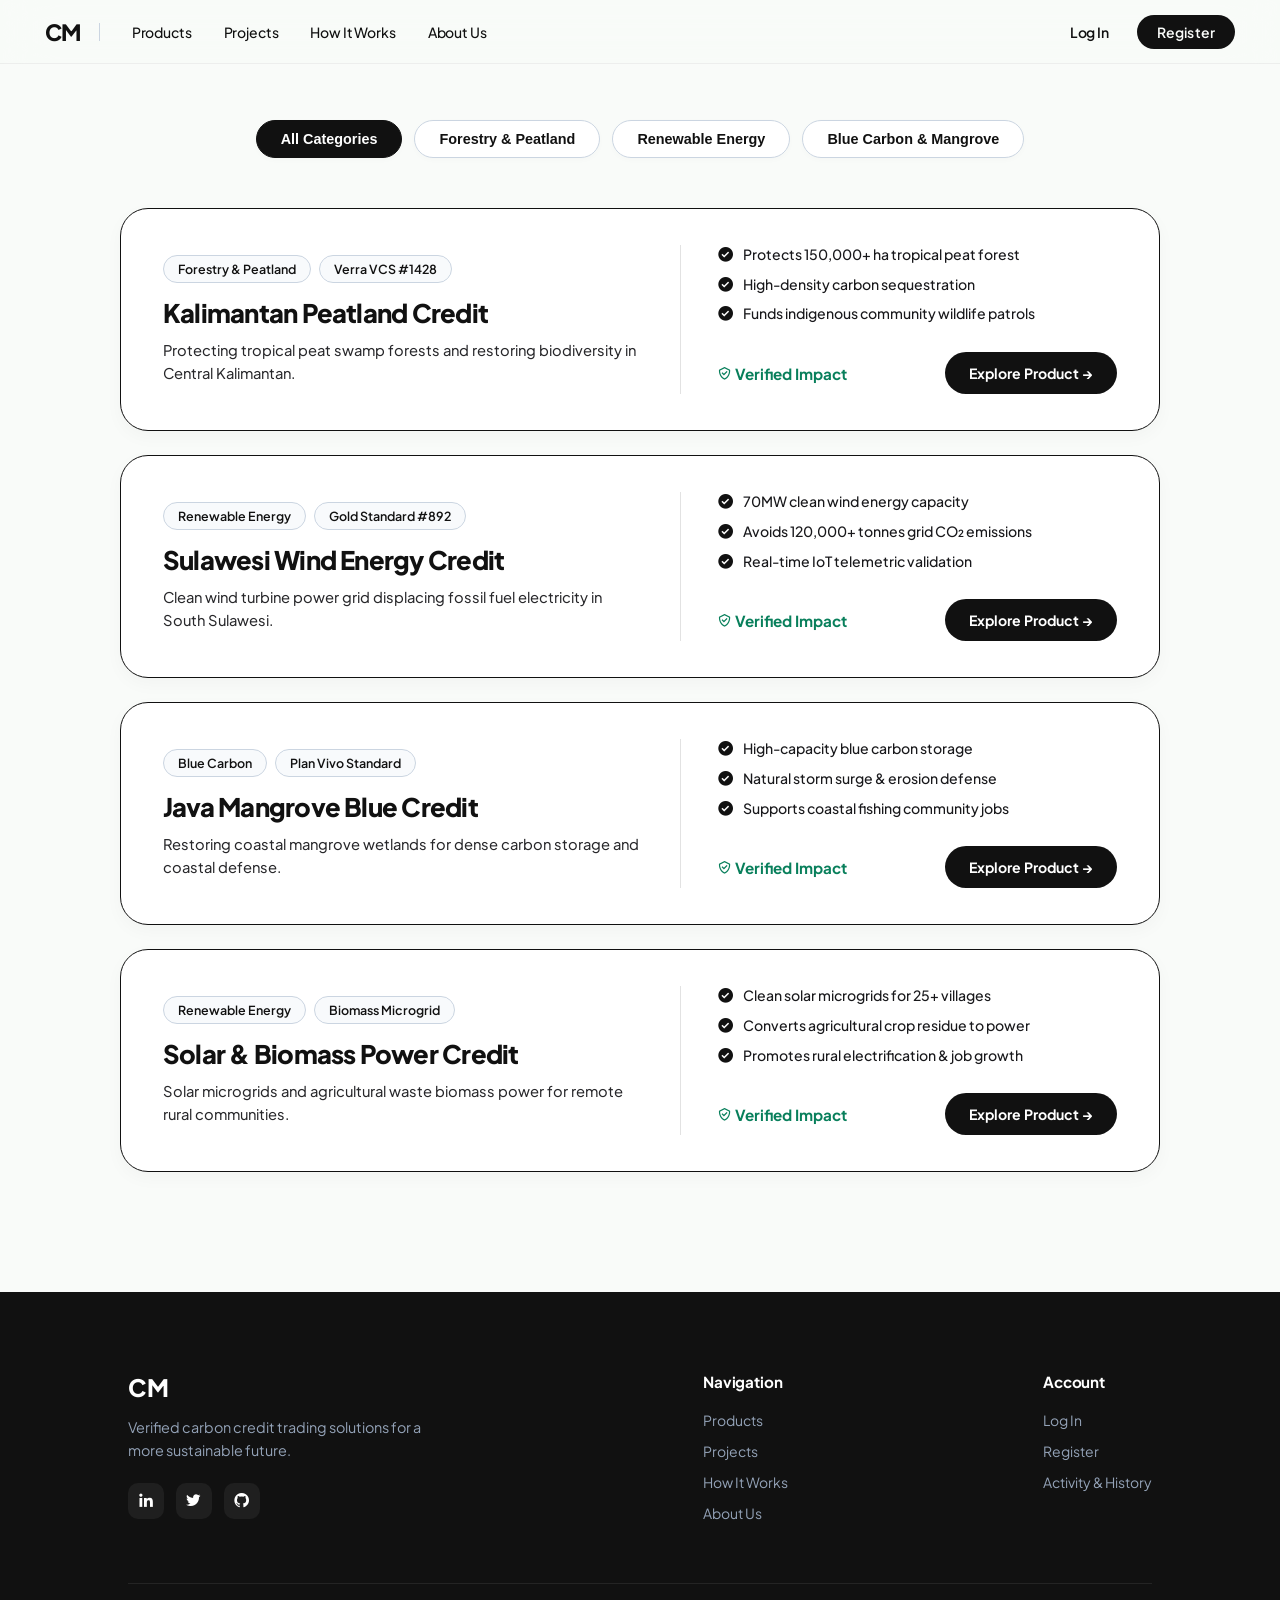
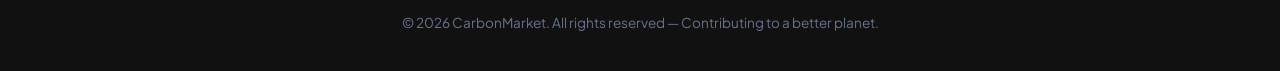
<file: Muhamad Arya Fabrian_Website/products.html>
<!DOCTYPE html>
<html lang="en">

<head>
    <meta charset="UTF-8">
    <meta name="viewport" content="width=device-width, initial-scale=1.0">
    <meta name="description" content="CarbonMarket — Explore verified carbon credit portfolios and environmental offset products.">
    <title>Products Marketplace — CarbonMarket</title>
    <!-- AOS (Animate On Scroll) CSS -->
    <link rel="stylesheet" href="lib/Animate On Scroll v2.3.2/dist/aos.css">
    <!-- Fancybox v5 Lightbox CSS -->
    <link rel="stylesheet" href="lib/Fancybox v5.0.36/dist/fancybox/fancybox.css">
    <!-- SwiperJS CSS -->
    <link rel="stylesheet" href="lib/swiperjs v11.1.5/swiper-bundle.min.css">
    <!-- Boxicons CSS -->
    <link rel="stylesheet" href="lib/boxicons v2.1.4/css/boxicons.min.css">
    <!-- Custom Stylesheet -->
    <link rel="stylesheet" href="css/style.css">
    <script>
        (function () {
            var u = localStorage.getItem('cm_current_user') || sessionStorage.getItem('cm_current_user');
            if (u) document.write('<style>.nav-right { visibility: hidden; }</style>');
        })();
    </script>
</head>

<body>

    <!-- ================= NAVBAR ================= -->
    <nav class="navbar">
        <div class="nav-left">
            <a href="index.html" class="logo">CM</a>
            <span class="divider"></span>
            <ul class="nav-links">
                <li class="nav-item" data-menu="products"><a href="products.html" class="active">Products</a></li>
                <li class="nav-item" data-menu="projects"><a href="projects.html">Projects</a></li>
                <li><a href="index.html#explanation">How It Works</a></li>
                <li><a href="index.html#content">About Us</a></li>
            </ul>
        </div>
        <div class="nav-right">
            <a href="login.html" class="btn-login">Log In</a>
            <a href="register.html" class="btn-register">Register</a>
        </div>
    </nav>

    <!-- ================= PRODUCTS MARKETPLACE GRID ================= -->
    <section class="products-section">
        <div style="max-width: 1200px; margin: 0 auto;">
            
            <!-- Category Filter Bar -->
            <div class="products-filter-bar" data-aos="fade-up" data-aos-duration="900">
                <button class="products-filter-btn active" data-category="all">All Categories</button>
                <button class="products-filter-btn" data-category="forestry">Forestry & Peatland</button>
                <button class="products-filter-btn" data-category="renewable">Renewable Energy</button>
                <button class="products-filter-btn" data-category="blue-carbon">Blue Carbon & Mangrove</button>
            </div>

            <!-- Maria Joao Abrantes Style Card Grid -->
            <div class="mja-card-grid" data-aos="fade-up" data-aos-duration="900" data-aos-delay="150">
                
                <!-- Product Card 1 (Lavender/Purple) -->
                <div class="mja-card mja-card-purple" data-category="forestry">
                    <div class="mja-card-left">
                        <div class="mja-pills">
                            <span class="mja-pill">Forestry & Peatland</span>
                            <span class="mja-pill">Verra VCS #1428</span>
                        </div>
                        <h2 class="mja-card-title">Kalimantan Peatland Credit</h2>
                        <p class="mja-card-desc">Protecting tropical peat swamp forests and restoring biodiversity in Central Kalimantan.</p>
                    </div>

                    <div class="mja-vertical-divider"></div>

                    <div class="mja-card-right">
                        <ul class="mja-feature-list">
                            <li><i class="bx bxs-check-circle"></i> Protects 150,000+ ha tropical peat forest</li>
                            <li><i class="bx bxs-check-circle"></i> High-density carbon sequestration</li>
                            <li><i class="bx bxs-check-circle"></i> Funds indigenous community wildlife patrols</li>
                        </ul>
                        <div class="mja-card-footer-row">
                            <div class="mja-card-price" style="font-size: 0.95rem; font-weight: 700; color: #087F5B;"><i class="bx bx-check-shield"></i> Verified Impact</div>
                            <a href="product-detail.html?id=kalimantan" class="mja-btn-action">Explore Product →</a>
                        </div>
                    </div>
                </div>

                <!-- Product Card 2 (Butter Yellow) -->
                <div class="mja-card mja-card-yellow" data-category="renewable">
                    <div class="mja-card-left">
                        <div class="mja-pills">
                            <span class="mja-pill">Renewable Energy</span>
                            <span class="mja-pill">Gold Standard #892</span>
                        </div>
                        <h2 class="mja-card-title">Sulawesi Wind Energy Credit</h2>
                        <p class="mja-card-desc">Clean wind turbine power grid displacing fossil fuel electricity in South Sulawesi.</p>
                    </div>

                    <div class="mja-vertical-divider"></div>

                    <div class="mja-card-right">
                        <ul class="mja-feature-list">
                            <li><i class="bx bxs-check-circle"></i> 70MW clean wind energy capacity</li>
                            <li><i class="bx bxs-check-circle"></i> Avoids 120,000+ tonnes grid CO₂ emissions</li>
                            <li><i class="bx bxs-check-circle"></i> Real-time IoT telemetric validation</li>
                        </ul>
                        <div class="mja-card-footer-row">
                            <div class="mja-card-price" style="font-size: 0.95rem; font-weight: 700; color: #087F5B;"><i class="bx bx-check-shield"></i> Verified Impact</div>
                            <a href="product-detail.html?id=sulawesi" class="mja-btn-action">Explore Product →</a>
                        </div>
                    </div>
                </div>

                <!-- Product Card 3 (Mint Green) -->
                <div class="mja-card mja-card-mint" data-category="blue-carbon">
                    <div class="mja-card-left">
                        <div class="mja-pills">
                            <span class="mja-pill">Blue Carbon</span>
                            <span class="mja-pill">Plan Vivo Standard</span>
                        </div>
                        <h2 class="mja-card-title">Java Mangrove Blue Credit</h2>
                        <p class="mja-card-desc">Restoring coastal mangrove wetlands for dense carbon storage and coastal defense.</p>
                    </div>

                    <div class="mja-vertical-divider"></div>

                    <div class="mja-card-right">
                        <ul class="mja-feature-list">
                            <li><i class="bx bxs-check-circle"></i> High-capacity blue carbon storage</li>
                            <li><i class="bx bxs-check-circle"></i> Natural storm surge & erosion defense</li>
                            <li><i class="bx bxs-check-circle"></i> Supports coastal fishing community jobs</li>
                        </ul>
                        <div class="mja-card-footer-row">
                            <div class="mja-card-price" style="font-size: 0.95rem; font-weight: 700; color: #087F5B;"><i class="bx bx-check-shield"></i> Verified Impact</div>
                            <a href="product-detail.html?id=java" class="mja-btn-action">Explore Product →</a>
                        </div>
                    </div>
                </div>

                <!-- Product Card 4 (Sky Blue) -->
                <div class="mja-card mja-card-blue" data-category="renewable">
                    <div class="mja-card-left">
                        <div class="mja-pills">
                            <span class="mja-pill">Renewable Energy</span>
                            <span class="mja-pill">Biomass Microgrid</span>
                        </div>
                        <h2 class="mja-card-title">Solar & Biomass Power Credit</h2>
                        <p class="mja-card-desc">Solar microgrids and agricultural waste biomass power for remote rural communities.</p>
                    </div>

                    <div class="mja-vertical-divider"></div>

                    <div class="mja-card-right">
                        <ul class="mja-feature-list">
                            <li><i class="bx bxs-check-circle"></i> Clean solar microgrids for 25+ villages</li>
                            <li><i class="bx bxs-check-circle"></i> Converts agricultural crop residue to power</li>
                            <li><i class="bx bxs-check-circle"></i> Promotes rural electrification & job growth</li>
                        </ul>
                        <div class="mja-card-footer-row">
                            <div class="mja-card-price" style="font-size: 0.95rem; font-weight: 700; color: #087F5B;"><i class="bx bx-check-shield"></i> Verified Impact</div>
                            <a href="product-detail.html?id=bali" class="mja-btn-action">Explore Product →</a>
                        </div>
                    </div>
                </div>

            </div>
        </div>
    </section>

    <!-- ================= FOOTER ================= -->
    <footer class="footer">
        <div class="footer-container">
            <div class="footer-col footer-brand">
                <a href="index.html" class="footer-logo">CM</a>
                <p class="footer-tagline">Verified carbon credit trading solutions for a more sustainable future.</p>
                <div class="footer-socials">
                    <a href="#" aria-label="LinkedIn"><i class="bx bxl-linkedin"></i></a>
                    <a href="#" aria-label="Twitter"><i class="bx bxl-twitter"></i></a>
                    <a href="#" aria-label="GitHub"><i class="bx bxl-github"></i></a>
                </div>
            </div>

            <div class="footer-col">
                <h4 class="footer-title">Navigation</h4>
                <ul class="footer-links">
                    <li><a href="products.html">Products</a></li>
                    <li><a href="projects.html">Projects</a></li>
                    <li><a href="index.html#explanation">How It Works</a></li>
                    <li><a href="index.html#content">About Us</a></li>
                </ul>
            </div>

            <div class="footer-col">
                <h4 class="footer-title">Account</h4>
                <ul class="footer-links">
                    <li><a href="login.html">Log In</a></li>
                    <li><a href="register.html">Register</a></li>
                    <li><a href="history.html">Activity & History</a></li>
                </ul>
            </div>
        </div>

        <div class="footer-bottom">
            <p>&copy; 2026 CarbonMarket. All rights reserved &mdash; Contributing to a better planet.</p>
        </div>
    </footer>

    <!-- Local Libraries Scripts -->
    <script src="lib/jquery v3.7.1/jquery-3.7.1.min.js"></script>
    <script src="lib/gsap/minified/gsap.min.js"></script>
    <script src="lib/Fancybox v5.0.36/dist/fancybox/fancybox.umd.js"></script>
    <script src="lib/Animate On Scroll v2.3.2/dist/aos.js"></script>
    <script src="lib/swiperjs v11.1.5/swiper-bundle.min.js"></script>
    <script src="js/index.js"></script>
</body>

</html>
</file>
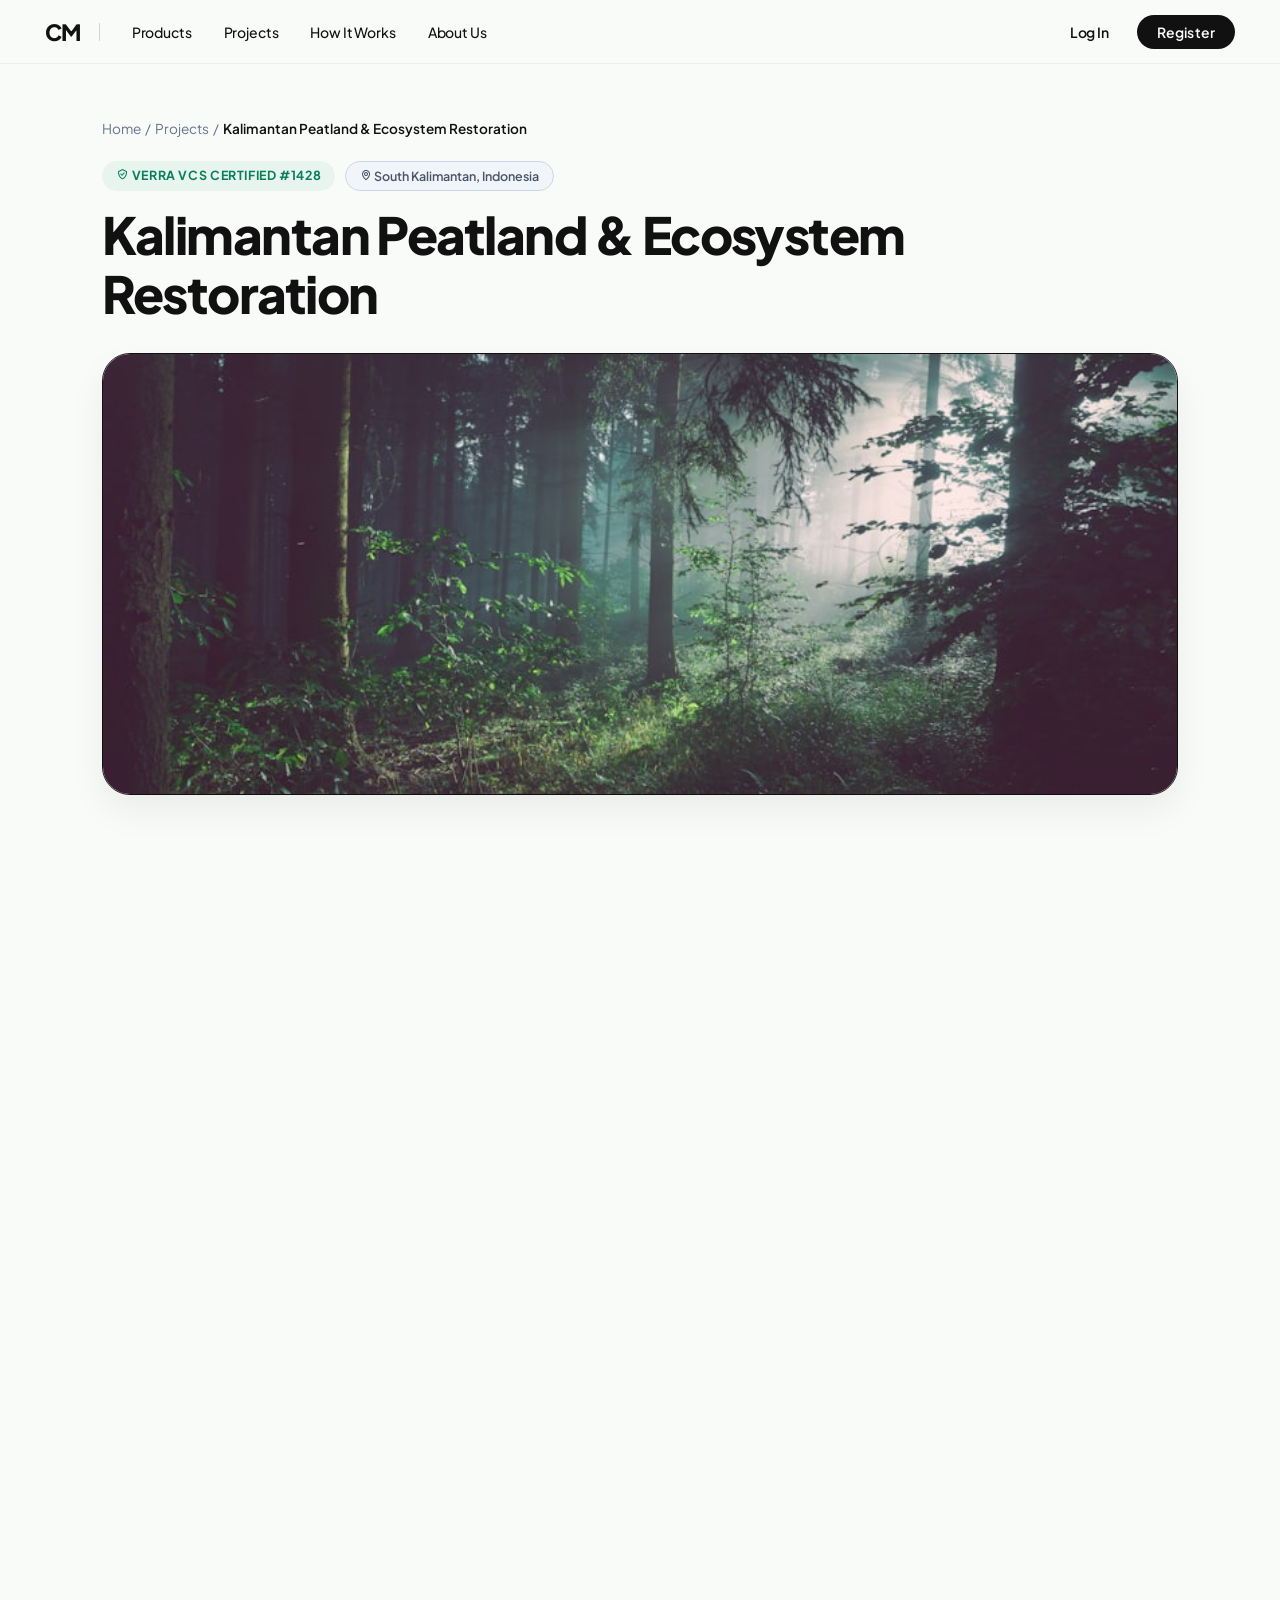
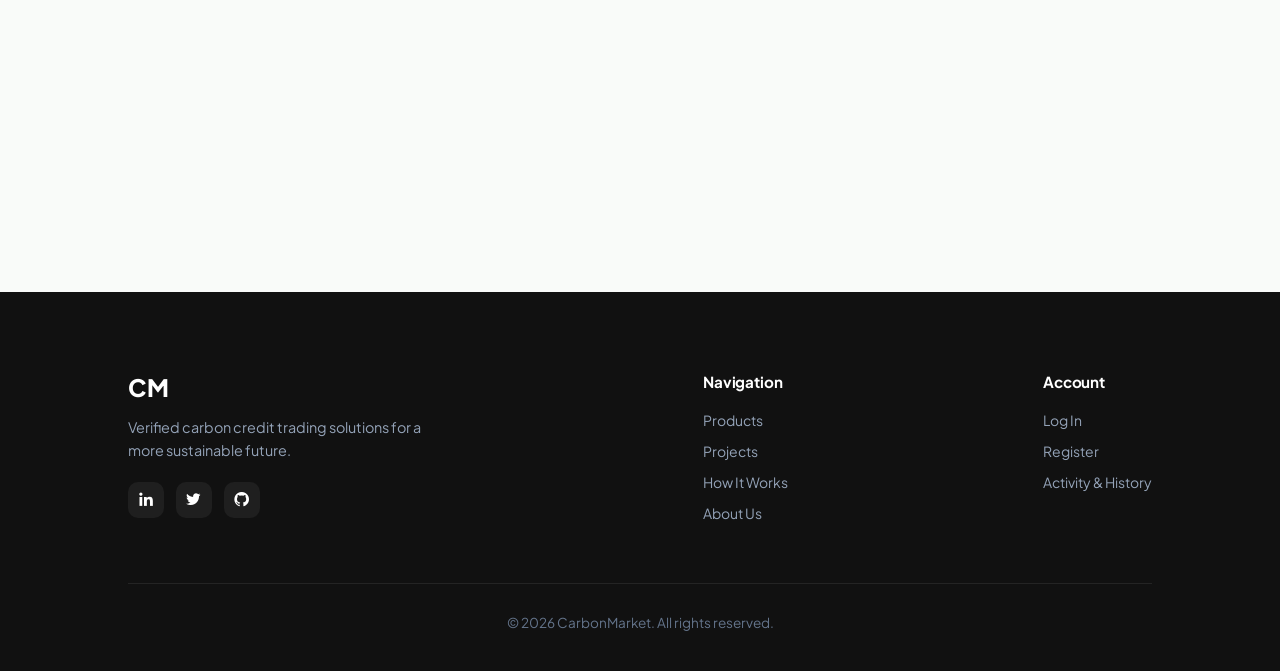
<file: Muhamad Arya Fabrian_Website/project-detail.html>
<!DOCTYPE html>
<html lang="en">

<head>
    <meta charset="UTF-8">
    <meta name="viewport" content="width=device-width, initial-scale=1.0">
    <meta name="description" content="Verified Environmental Project Case Study & Technical Impact Dossier.">
    <title>Project Case Study & Technical Dossier — CarbonMarket</title>
    <!-- AOS (Animate On Scroll) CSS -->
    <link rel="stylesheet" href="lib/Animate On Scroll v2.3.2/dist/aos.css">
    <!-- Fancybox v5 Lightbox CSS -->
    <link rel="stylesheet" href="lib/Fancybox v5.0.36/dist/fancybox/fancybox.css">
    <!-- SwiperJS CSS -->
    <link rel="stylesheet" href="lib/swiperjs v11.1.5/swiper-bundle.min.css">
    <!-- Boxicons CSS -->
    <link rel="stylesheet" href="lib/boxicons v2.1.4/css/boxicons.min.css">
    <!-- Custom Stylesheet -->
    <link rel="stylesheet" href="css/style.css">
    <script>
        (function () {
            var u = localStorage.getItem('cm_current_user') || sessionStorage.getItem('cm_current_user');
            if (u) document.write('<style>.nav-right { visibility: hidden; }</style>');
        })();
    </script>
</head>

<body>

    <!-- ================= NAVBAR ================= -->
    <nav class="navbar">
        <div class="nav-left">
            <a href="index.html" class="logo">CM</a>
            <span class="divider"></span>
            <ul class="nav-links">
                <li class="nav-item" data-menu="products"><a href="products.html">Products</a></li>
                <li class="nav-item" data-menu="projects"><a href="projects.html" class="active">Projects</a></li>
                <li><a href="index.html#explanation">How It Works</a></li>
                <li><a href="index.html#content">About Us</a></li>
            </ul>
        </div>
        <div class="nav-right">
            <a href="login.html" class="btn-login">Log In</a>
            <a href="register.html" class="btn-register">Register</a>
        </div>
    </nav>

    <!-- ================= PROJECT CASE STUDY CONTENT ================= -->
    <section style="padding: 120px 8% 100px 8%; background-color: #F9FBF9; min-height: 100vh;">
        <div style="max-width: 1160px; margin: 0 auto;">
            
            <!-- Breadcrumb Navigation -->
            <div style="margin-bottom: 24px; font-size: 0.85rem; color: #64748B;" data-aos="fade-up" data-aos-duration="800">
                <a href="index.html" style="color: #64748B; text-decoration: none;">Home</a> &nbsp;/&nbsp; 
                <a href="projects.html" style="color: #64748B; text-decoration: none;">Projects</a> &nbsp;/&nbsp; 
                <span id="detail-breadcrumb-title" style="color: #111111; font-weight: 600;">Kalimantan Peatland Restoration</span>
            </div>

            <!-- Project Title Header -->
            <div style="margin-bottom: 30px;" data-aos="fade-up" data-aos-duration="900">
                <div style="display: flex; gap: 10px; flex-wrap: wrap; margin-bottom: 14px;">
                    <span id="detail-badge" style="font-size: 0.78rem; font-weight: 700; color: #087F5B; background: #E8F5EF; padding: 6px 14px; border-radius: 20px; text-transform: uppercase; letter-spacing: 0.05em;"><i class="bx bx-check-shield"></i> Verra VCS Certified #1428</span>
                    <span id="detail-location" style="font-size: 0.78rem; font-weight: 600; color: #475569; background: #F1F5F9; padding: 6px 14px; border-radius: 20px; border: 1px solid #CBD5E1;"><i class="bx bx-map"></i> Central Kalimantan, Indonesia</span>
                </div>
                <h1 id="detail-title" style="font-size: clamp(2.2rem, 4.5vw, 3.2rem); font-weight: 800; color: #111111; line-height: 1.15; letter-spacing: -0.03em; max-width: 900px;">
                    Kalimantan Peatland & Ecosystem Restoration
                </h1>
            </div>

            <!-- Full-Width Exhibition Gallery Banner -->
            <div style="margin-bottom: 60px; border-radius: 28px; overflow: hidden; border: 1.5px solid #111111; box-shadow: 0 16px 36px rgba(0,0,0,0.06);" data-aos="fade-up" data-aos-duration="900">
                <a id="detail-hero-link" href="assets/img/project-1.jpg" data-fancybox="gallery" data-caption="Verified Environmental Project Area" style="display: block; width: 100%; height: 440px; position: relative;">
                    <img id="detail-hero-img" src="assets/img/project-1.jpg" alt="Project Image" style="width: 100%; height: 100%; object-fit: cover; display: block;">
                </a>
            </div>

            <!-- 2-Column Content Layout (Narrative Left + Dossier Right) -->
            <div style="display: flex; gap: 60px; align-items: flex-start; flex-wrap: wrap;">
                
                <!-- Left Narrative Column (65%) -->
                <div style="flex: 1.5; min-width: 320px;" data-aos="fade-up" data-aos-duration="900">
                    <h2 style="font-size: 1.6rem; font-weight: 700; color: #111111; margin-bottom: 20px; letter-spacing: -0.02em;">Executive Project Overview</h2>
                    <p id="detail-overview1" style="font-size: 1.05rem; color: #475569; line-height: 1.75; margin-bottom: 20px;">The Kalimantan Peatland Restoration project conserves over 149,000 hectares of critical tropical peat swamp forest in Central Kalimantan, Indonesia.</p>
                    <p id="detail-overview2" style="font-size: 1.05rem; color: #475569; line-height: 1.75; margin-bottom: 36px;">By re-wetting drained canals, enforcing strict community forest fire prevention protocols, and stopping land clearing, this project prevents millions of metric tons of greenhouse gas emissions annually.</p>

                    <!-- Environmental Outcomes Grid -->
                    <h3 style="font-size: 1.25rem; font-weight: 700; color: #111111; margin-bottom: 20px;">Verified Environmental Impact Metrics</h3>
                    <div style="display: grid; grid-template-columns: repeat(auto-fit, minmax(200px, 1fr)); gap: 16px; margin-bottom: 40px;">
                        <div style="background: #ffffff; border: 1.5px solid #111111; border-radius: 18px; padding: 20px;">
                            <span style="font-size: 0.78rem; font-weight: 700; color: #64748B; text-transform: uppercase; display: block; margin-bottom: 4px;">Annual CO₂ Offset</span>
                            <span id="detail-annual-offset" style="font-size: 1.6rem; font-weight: 800; color: #111111;">500,000 tCO₂e</span>
                        </div>
                        <div style="background: #ffffff; border: 1.5px solid #111111; border-radius: 18px; padding: 20px;">
                            <span style="font-size: 0.78rem; font-weight: 700; color: #64748B; text-transform: uppercase; display: block; margin-bottom: 4px;">Protected Territory</span>
                            <span id="detail-protected-area" style="font-size: 1.6rem; font-weight: 800; color: #111111;">149,000 Ha</span>
                        </div>
                        <div style="background: #ffffff; border: 1.5px solid #111111; border-radius: 18px; padding: 20px;">
                            <span style="font-size: 0.78rem; font-weight: 700; color: #64748B; text-transform: uppercase; display: block; margin-bottom: 4px;">Monitoring System</span>
                            <span id="detail-monitoring" style="font-size: 1.6rem; font-weight: 800; color: #087F5B;">IoT Satellite</span>
                        </div>
                    </div>

                    <!-- Kononenko Row Hover Documentation Index -->
                    <h3 style="font-size: 1.25rem; font-weight: 700; color: #111111; margin-bottom: 16px;">Audit Reports & Project Documentation</h3>
                    <div class="kononenko-list-wrapper" style="margin-top: 10px;">
                        <a href="#" class="kononenko-row">
                            <span class="kononenko-row-title">Project Design Document (PDD)</span>
                            <span class="kononenko-row-meta">Verra VCS Standard v4.3</span>
                            <i class="bx bx-right-arrow-alt kononenko-row-arrow"></i>
                        </a>
                        <a href="#" class="kononenko-row">
                            <span class="kononenko-row-title">Third-Party Verification Statement</span>
                            <span class="kononenko-row-meta">Independent Auditor Statement</span>
                            <i class="bx bx-right-arrow-alt kononenko-row-arrow"></i>
                        </a>
                        <a href="#" class="kononenko-row">
                            <span class="kononenko-row-title">GIS Satellite Carbon Density Map</span>
                            <span class="kononenko-row-meta">Updated Q4 2025</span>
                            <i class="bx bx-right-arrow-alt kononenko-row-arrow"></i>
                        </a>
                    </div>
                </div>

                <!-- Right Dossier & Partner Info Column (35%) -->
                <div style="flex: 1; min-width: 300px;" data-aos="fade-up" data-aos-duration="900" data-aos-delay="150">
                    <div style="background: #ffffff; border: 1.5px solid #111111; border-radius: 24px; padding: 32px; box-shadow: 0 10px 30px rgba(0,0,0,0.04);">
                        <h3 style="font-size: 1.2rem; font-weight: 800; color: #111111; margin-bottom: 20px; padding-bottom: 14px; border-bottom: 1px solid #F1F5F9;">Project Dossier Specs</h3>
                        
                        <div style="display: flex; flex-direction: column; gap: 16px; margin-bottom: 28px;">
                            <div>
                                <span style="font-size: 0.78rem; color: #64748B; font-weight: 600; display: block;">Standard Registry</span>
                                <strong id="detail-standard" style="font-size: 0.95rem; color: #111111;">Verra VCS (Verified Carbon Standard)</strong>
                            </div>
                            <div>
                                <span style="font-size: 0.78rem; color: #64748B; font-weight: 600; display: block;">Project Registry ID</span>
                                <strong id="detail-registry-id" style="font-size: 0.95rem; color: #111111;">VCS-1428-IDN</strong>
                            </div>
                            <div>
                                <span style="font-size: 0.78rem; color: #64748B; font-weight: 600; display: block;">Audit Body</span>
                                <strong id="detail-audit-body" style="font-size: 0.95rem; color: #111111;">SGS International Verification</strong>
                            </div>
                            <div>
                                <span style="font-size: 0.78rem; color: #64748B; font-weight: 600; display: block;">Project Developer</span>
                                <strong id="detail-developer" style="font-size: 0.95rem; color: #111111;">PT Restorasi Ekosistem Indonesia</strong>
                            </div>
                            <div>
                                <span style="font-size: 0.78rem; color: #64748B; font-weight: 600; display: block;">Vintage Cycle</span>
                                <strong id="detail-vintage" style="font-size: 0.95rem; color: #111111;">2023 &mdash; 2025 Vintage</strong>
                            </div>
                        </div>

                        <a href="#" class="mja-btn-action" style="display: flex; gap: 8px; justify-content: center; width: 100%; padding: 14px 24px; margin-bottom: 12px; font-size: 0.92rem;"><i class="bx bx-download"></i> Request Project Dossier (PDF)</a>
                        <a href="#" style="display: flex; gap: 8px; justify-content: center; align-items: center; width: 100%; padding: 12px 24px; background: #F1F5F9; color: #111111; font-weight: 700; font-size: 0.88rem; border-radius: 50px; text-decoration: none; border: 1px solid #CBD5E1;"><i class="bx bx-envelope"></i> Contact Project Partner</a>
                    </div>
                </div>

            </div>

        </div>
    </section>

    <!-- ================= FOOTER ================= -->
    <footer class="footer">
        <div class="footer-container">
            <div class="footer-col footer-brand">
                <a href="index.html" class="footer-logo">CM</a>
                <p class="footer-tagline">Verified carbon credit trading solutions for a more sustainable future.</p>
                <div class="footer-socials">
                    <a href="#" aria-label="LinkedIn"><i class="bx bxl-linkedin"></i></a>
                    <a href="#" aria-label="Twitter"><i class="bx bxl-twitter"></i></a>
                    <a href="#" aria-label="GitHub"><i class="bx bxl-github"></i></a>
                </div>
            </div>

            <div class="footer-col">
                <h4 class="footer-title">Navigation</h4>
                <ul class="footer-links">
                    <li><a href="products.html">Products</a></li>
                    <li><a href="projects.html">Projects</a></li>
                    <li><a href="index.html#explanation">How It Works</a></li>
                    <li><a href="index.html#content">About Us</a></li>
                </ul>
            </div>

            <div class="footer-col">
                <h4 class="footer-title">Account</h4>
                <ul class="footer-links">
                    <li><a href="login.html">Log In</a></li>
                    <li><a href="register.html">Register</a></li>
                    <li><a href="history.html">Activity & History</a></li>
                </ul>
            </div>
        </div>

        <div class="footer-bottom">
            <p>&copy; 2026 CarbonMarket. All rights reserved.</p>
        </div>
    </footer>

    <!-- Library Scripts -->
    <script src="lib/Animate On Scroll v2.3.2/dist/aos.js"></script>
    <script src="lib/Fancybox v5.0.36/dist/fancybox/fancybox.umd.js"></script>
    <script src="lib/swiperjs v11.1.5/swiper-bundle.min.js"></script>
    <script src="js/index.js"></script>

    <!-- Dynamic Project Detail Loader Script -->
    <script>
        document.addEventListener('DOMContentLoaded', () => {
            const projectsData = {
                'kalimantan': {
                    title: 'Kalimantan Peatland & Ecosystem Restoration',
                    badge: '<i class="bx bx-check-shield"></i> Verra VCS Certified #1428',
                    location: '<i class="bx bx-map"></i> South Kalimantan, Indonesia',
                    image: 'assets/img/project-1.jpg',
                    annualOffset: '500,000 tCO₂e',
                    protectedArea: '149,000 Hectares',
                    monitoring: 'IoT Satellite',
                    overview1: 'The Kalimantan Peatland Restoration project conserves over 149,000 hectares of critical tropical peat swamp forest in Central Kalimantan, Indonesia. Tropical peatlands represent one of planet Earth\'s most concentrated terrestrial carbon sinks, storing up to 10 times more carbon per hectare than mineral-soil rainforests.',
                    overview2: 'By re-wetting drained canals, enforcing strict community forest fire prevention protocols, and stopping land clearing, this project prevents millions of metric tons of greenhouse gas emissions annually while protecting habitats for endangered species including the Bornean Orangutan (Pongo pygmaeus).',
                    standard: 'Verra VCS (Verified Carbon Standard)',
                    registryId: 'VCS-1428-IDN',
                    auditBody: 'SGS International Verification',
                    developer: 'PT Restorasi Ekosistem Indonesia',
                    vintage: '2023 — 2025 Vintage'
                },
                'sulawesi': {
                    title: 'Sulawesi Wind Energy Power Generation',
                    badge: '<i class="bx bx-badge-check"></i> Gold Standard Verified #892',
                    location: '<i class="bx bx-map"></i> Sidrap, South Sulawesi, Indonesia',
                    image: 'assets/img/project-2.jpg',
                    annualOffset: '240,000 tCO₂e',
                    protectedArea: '70 MW Capacity',
                    monitoring: 'SCADA Telemetry',
                    overview1: 'The Sulawesi Wind Energy project operates 30 utility-scale wind turbines in Sidrap, South Sulawesi, generating clean renewable electricity for over 70,000 regional households. By displacing coal-fired thermal grid power, this initiative reduces grid emission factors across Eastern Indonesia.',
                    overview2: 'With continuous real-time IoT power telemetry and community micro-finance funding, the project empowers local rural economies while supporting Indonesia\'s national 23% renewable energy transition milestone.',
                    standard: 'Gold Standard for the Global Goals',
                    registryId: 'GS-892-IDN',
                    auditBody: 'TÜV SÜD International Audit',
                    developer: 'UPC Sidrap Bayu Energi',
                    vintage: '2024 — 2025 Vintage'
                },
                'java': {
                    title: 'Java Coastal Mangrove Ecosystem Rehabilitation',
                    badge: '<i class="bx bx-shield-alt-2"></i> Plan Vivo Verified #304',
                    location: '<i class="bx bx-map"></i> Central Java Coast, Indonesia',
                    image: 'assets/img/mangrove.jpg',
                    annualOffset: '180,000 tCO₂e',
                    protectedArea: '35,000 Hectares',
                    monitoring: 'LiDAR Mapping',
                    overview1: 'The Java Coastal Mangrove project restores degraded coastal wetlands along the northern coast of Central Java. Mangrove ecosystems capture and store "blue carbon" in root biomass and coastal sediment at up to 4 to 5 times the rate of mature upland rainforests.',
                    overview2: 'Beyond carbon sequestration, the restored mangrove belt serves as a natural surge defense against coastal erosion, tsunami risks, and rising sea levels, while restoring coastal fish nurseries that support local artisanal fishing cooperatives.',
                    standard: 'Plan Vivo Standard Foundation',
                    registryId: 'PV-304-IDN',
                    auditBody: 'Det Norske Veritas (DNV)',
                    developer: 'Yayasan Mangrove Nusantara',
                    vintage: '2023 — 2025 Vintage'
                },
                'bali': {
                    title: 'Solar Energy & Agricultural Biomass Initiative',
                    badge: '<i class="bx bx-badge-check"></i> Gold Standard Verified #511',
                    location: '<i class="bx bx-map"></i> Bali & Nusa Tenggara, Indonesia',
                    image: 'assets/img/biomass.jpg',
                    annualOffset: '120,000 tCO₂e',
                    protectedArea: '25 Local Grids',
                    monitoring: 'Smart Meter IoT',
                    overview1: 'This hybrid clean energy project integrates rooftop solar photovoltaic arrays and agricultural crop waste biomass conversion units across Bali and neighboring Nusa Tenggara islands. It converts rice husks and coconut shells into clean thermal energy for rural processing plants.',
                    overview2: 'The project replaces diesel generator usage, eliminates open agricultural waste burning, and creates sustainable green jobs in agro-forestry logistics across 25 rural farming communities.',
                    standard: 'Gold Standard for Climate & Development',
                    registryId: 'GS-511-IDN',
                    auditBody: 'Bureau Veritas Certification',
                    developer: 'Bali Clean Energy Solutions',
                    vintage: '2024 — 2025 Vintage'
                },
                'sumatra': {
                    title: 'Sumatra Tropical Rainforest Bio-Diversity Shield',
                    badge: '<i class="bx bx-check-shield"></i> Verra CCB Certified Gold',
                    location: '<i class="bx bx-map"></i> Harapan Forest, Sumatra, Indonesia',
                    image: 'assets/img/rainforest.jpg',
                    annualOffset: '350,000 tCO₂e',
                    protectedArea: '98,000 Hectares',
                    monitoring: 'Bio-Acoustic AI',
                    overview1: 'Located in the bio-diverse Harapan ecosystem of Sumatra, this forest conservation project safeguards 98,000 hectares of primary lowland rainforest against illegal logging, palm oil expansion, and poaching.',
                    overview2: 'Equipped with AI bio-acoustic listening sensors and ranger patrols, the project secures sanctuary habitat for Sumatran tigers, Asian elephants, and over 300 bird species, while supporting forest-edge indigenous Batin Sembilan communities.',
                    standard: 'Verra VCS + CCB Gold Standard',
                    registryId: 'VCS-9801-IDN',
                    auditBody: 'SGS Earth & Environment Audit',
                    developer: 'PT Restorasi Ekosistem Indonesia Harapan',
                    vintage: '2023 — 2025 Vintage'
                },
                'sumba': {
                    title: 'Sumba Rural Solar Micro-Grid Electrification',
                    badge: '<i class="bx bx-shield-quarter"></i> CDM Certified #6120',
                    location: '<i class="bx bx-map"></i> Sumba Island, NTT, Indonesia',
                    image: 'assets/img/solar-microgrid.jpg',
                    annualOffset: '95,000 tCO₂e',
                    protectedArea: '40 Rural Grids',
                    monitoring: 'Remote Telemetry',
                    overview1: 'Sumba Iconic Island electrification initiative installs 40 solar PV micro-grids and battery storage systems across off-grid villages in Eastern Sumba. It replaces dangerous kerosene lamps and expensive diesel mini-generators with 100% clean solar energy.',
                    overview2: 'Providing 24/7 electricity access for rural health clinics, schools, and small businesses, the project directly lowers household energy costs while preventing toxic indoor air pollution and carbon emissions.',
                    standard: 'UNFCCC Clean Development Mechanism (CDM)',
                    registryId: 'CDM-6120-IDN',
                    auditBody: 'ERM Certification International',
                    developer: 'Sumba Energi Terbarukan',
                    vintage: '2024 — 2025 Vintage'
                }
            };

            const urlParams = new URLSearchParams(window.location.search);
            const projectId = urlParams.get('id') || 'kalimantan';
            const data = projectsData[projectId] || projectsData['kalimantan'];

            document.getElementById('detail-breadcrumb-title').textContent = data.title;
            document.getElementById('detail-badge').innerHTML = data.badge;
            document.getElementById('detail-location').innerHTML = data.location;
            document.getElementById('detail-title').textContent = data.title;
            document.getElementById('detail-hero-link').href = data.image;
            document.getElementById('detail-hero-img').src = data.image;
            document.getElementById('detail-hero-img').alt = data.title;
            document.getElementById('detail-overview1').textContent = data.overview1;
            document.getElementById('detail-overview2').textContent = data.overview2;
            document.getElementById('detail-annual-offset').textContent = data.annualOffset;
            document.getElementById('detail-protected-area').textContent = data.protectedArea;
            document.getElementById('detail-monitoring').textContent = data.monitoring;
            document.getElementById('detail-standard').textContent = data.standard;
            document.getElementById('detail-registry-id').textContent = data.registryId;
            document.getElementById('detail-audit-body').textContent = data.auditBody;
            document.getElementById('detail-developer').textContent = data.developer;
            document.getElementById('detail-vintage').textContent = data.vintage;
        });
    </script>
</body>

</html>
</file>
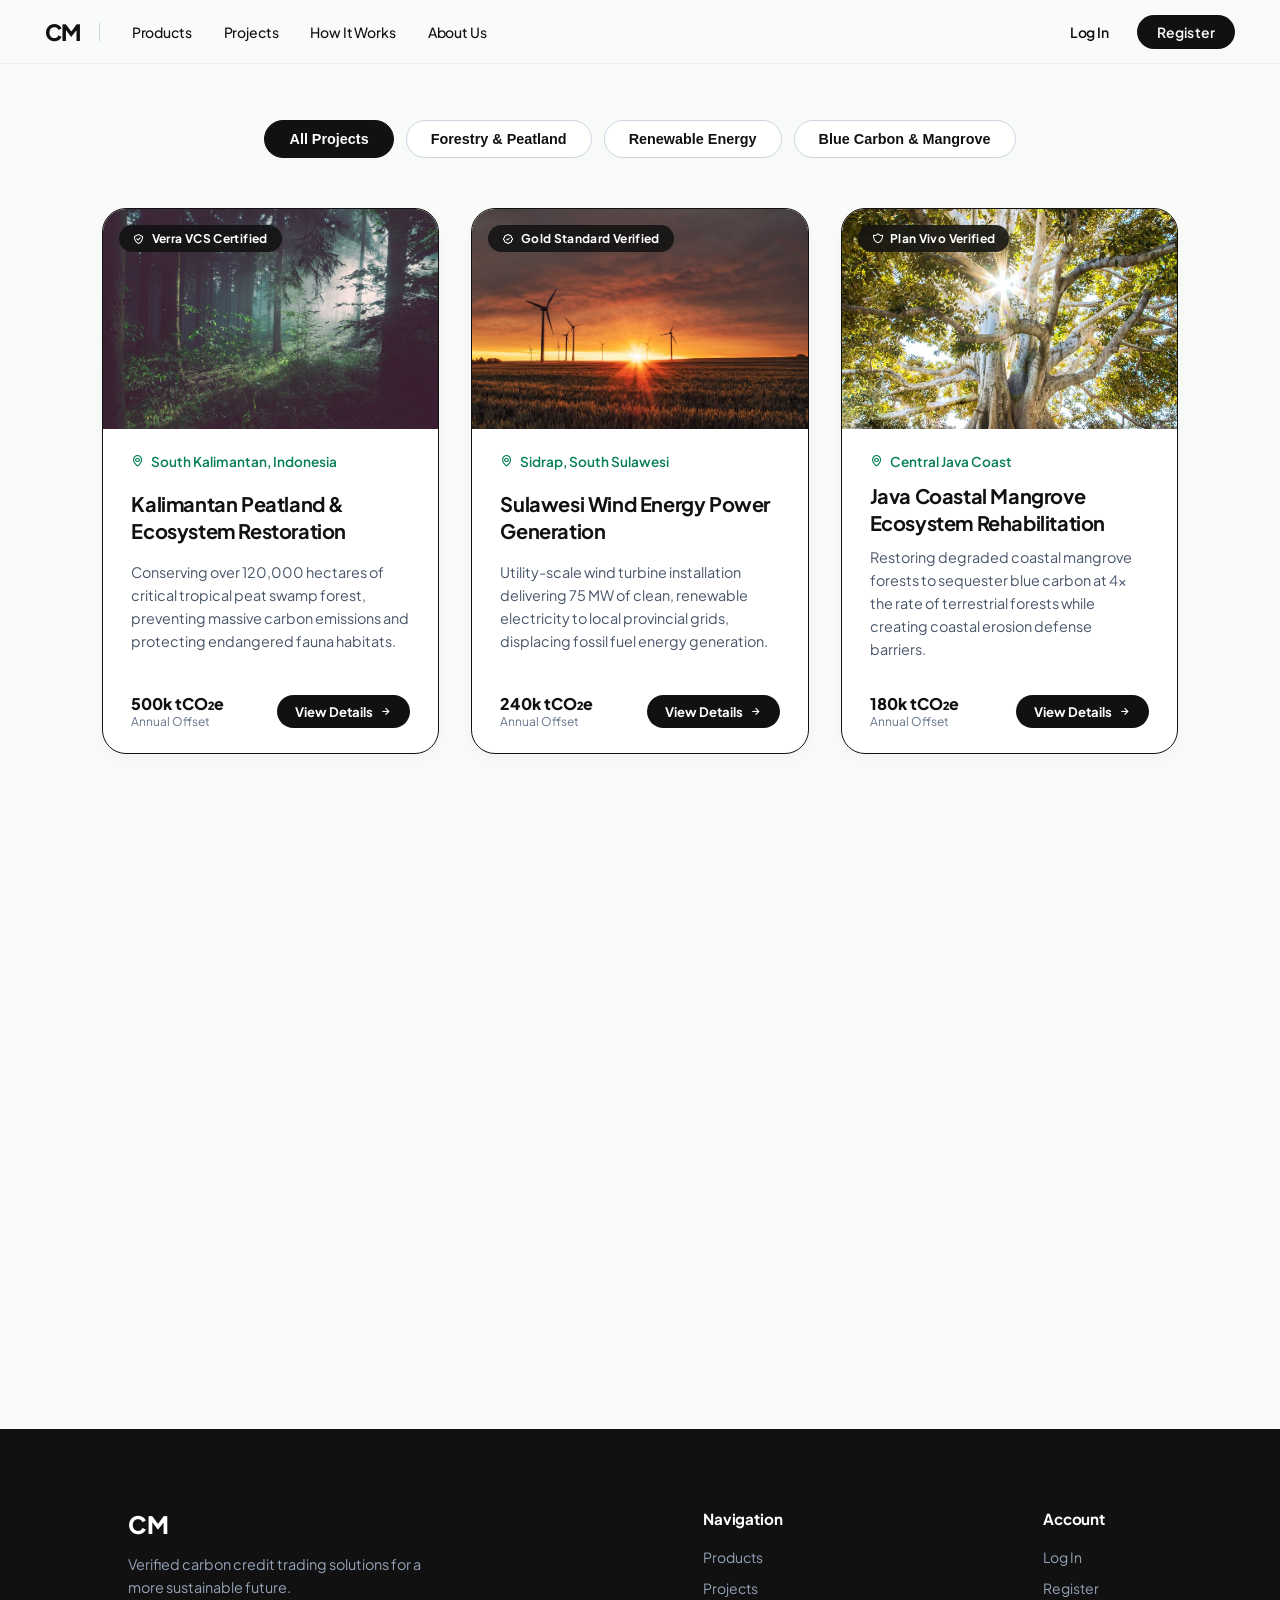
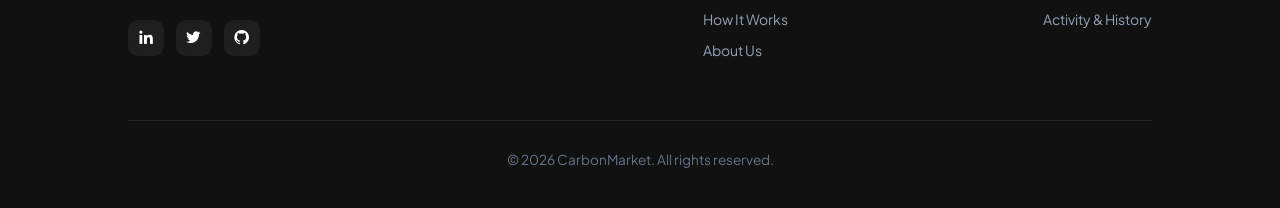
<file: Muhamad Arya Fabrian_Website/projects.html>
<!DOCTYPE html>
<html lang="en">

<head>
    <meta charset="UTF-8">
    <meta name="viewport" content="width=device-width, initial-scale=1.0">
    <meta name="description" content="CarbonMarket — Explore verified environmental projects certified by international independent auditors.">
    <title>Verified Carbon Projects — CarbonMarket</title>
    <!-- AOS (Animate On Scroll) CSS -->
    <link rel="stylesheet" href="lib/Animate On Scroll v2.3.2/dist/aos.css">
    <!-- Fancybox v5 Lightbox CSS -->
    <link rel="stylesheet" href="lib/Fancybox v5.0.36/dist/fancybox/fancybox.css">
    <!-- SwiperJS CSS -->
    <link rel="stylesheet" href="lib/swiperjs v11.1.5/swiper-bundle.min.css">
    <!-- Boxicons CSS -->
    <link rel="stylesheet" href="lib/boxicons v2.1.4/css/boxicons.min.css">
    <!-- Custom Stylesheet -->
    <link rel="stylesheet" href="css/style.css">
    <script>
        (function () {
            var u = localStorage.getItem('cm_current_user') || sessionStorage.getItem('cm_current_user');
            if (u) document.write('<style>.nav-right { visibility: hidden; }</style>');
        })();
    </script>
</head>

<body>

    <!-- ================= NAVBAR ================= -->
    <nav class="navbar">
        <div class="nav-left">
            <a href="index.html" class="logo">CM</a>
            <span class="divider"></span>
            <ul class="nav-links">
                <li class="nav-item" data-menu="products"><a href="products.html">Products</a></li>
                <li class="nav-item" data-menu="projects"><a href="projects.html" class="active">Projects</a></li>
                <li><a href="index.html#explanation">How It Works</a></li>
                <li><a href="index.html#content">About Us</a></li>
            </ul>
        </div>
        <div class="nav-right">
            <a href="login.html" class="btn-login">Log In</a>
            <a href="register.html" class="btn-register">Register</a>
        </div>
    </nav>

    <!-- ================= MAIN PROJECTS SECTION ================= -->
    <section class="projects-page-section">

        <!-- Category Filter Bar -->
        <div class="products-filter-bar" data-aos="fade-up" data-aos-duration="800">
            <button class="products-filter-btn active" data-category="all">All Projects</button>
            <button class="products-filter-btn" data-category="forestry">Forestry & Peatland</button>
            <button class="products-filter-btn" data-category="renewable">Renewable Energy</button>
            <button class="products-filter-btn" data-category="blue-carbon">Blue Carbon & Mangrove</button>
        </div>

        <!-- Projects Grid -->
        <div class="projects-page-grid">

            <!-- Project 1 -->
            <div class="project-page-card" data-category="forestry" data-aos="fade-up" data-aos-duration="800" data-aos-delay="100">
                <div class="project-page-img-wrapper">
                    <a href="assets/img/project-1.jpg" data-fancybox="gallery" data-caption="Kalimantan Peatland & Ecosystem Restoration">
                        <img src="assets/img/project-1.jpg" alt="Kalimantan Peatland Restoration">
                    </a>
                    <span class="project-page-badge"><i class="bx bx-check-shield"></i> Verra VCS Certified</span>
                </div>
                <div class="project-page-content">
                    <span class="project-page-location"><i class="bx bx-map"></i> South Kalimantan, Indonesia</span>
                    <h3 class="project-page-title">Kalimantan Peatland & Ecosystem Restoration</h3>
                    <p class="project-page-desc">Conserving over 120,000 hectares of critical tropical peat swamp forest, preventing massive carbon emissions and protecting endangered fauna habitats.</p>
                    <div class="project-page-footer">
                        <div class="project-page-stat">
                            <span class="project-page-stat-val">500k tCO₂e</span>
                            <span class="project-page-stat-lbl">Annual Offset</span>
                        </div>
                        <a href="project-detail.html?id=kalimantan" class="project-page-btn">View Details <i class="bx bx-right-arrow-alt"></i></a>
                    </div>
                </div>
            </div>

            <!-- Project 2 -->
            <div class="project-page-card" data-category="renewable" data-aos="fade-up" data-aos-duration="800" data-aos-delay="200">
                <div class="project-page-img-wrapper">
                    <a href="assets/img/project-2.jpg" data-fancybox="gallery" data-caption="Sulawesi Wind Energy Power Generation">
                        <img src="assets/img/project-2.jpg" alt="Sulawesi Wind Energy">
                    </a>
                    <span class="project-page-badge"><i class="bx bx-badge-check"></i> Gold Standard Verified</span>
                </div>
                <div class="project-page-content">
                    <span class="project-page-location"><i class="bx bx-map"></i> Sidrap, South Sulawesi</span>
                    <h3 class="project-page-title">Sulawesi Wind Energy Power Generation</h3>
                    <p class="project-page-desc">Utility-scale wind turbine installation delivering 75 MW of clean, renewable electricity to local provincial grids, displacing fossil fuel energy generation.</p>
                    <div class="project-page-footer">
                        <div class="project-page-stat">
                            <span class="project-page-stat-val">240k tCO₂e</span>
                            <span class="project-page-stat-lbl">Annual Offset</span>
                        </div>
                        <a href="project-detail.html?id=sulawesi" class="project-page-btn">View Details <i class="bx bx-right-arrow-alt"></i></a>
                    </div>
                </div>
            </div>

            <!-- Project 3 -->
            <div class="project-page-card" data-category="blue-carbon" data-aos="fade-up" data-aos-duration="800" data-aos-delay="300">
                <div class="project-page-img-wrapper">
                    <a href="assets/img/mangrove.jpg" data-fancybox="gallery" data-caption="Java Coastal Mangrove Ecosystem Rehabilitation">
                        <img src="assets/img/mangrove.jpg" alt="Java Mangrove Rehabilitation">
                    </a>
                    <span class="project-page-badge"><i class="bx bx-shield-alt-2"></i> Plan Vivo Verified</span>
                </div>
                <div class="project-page-content">
                    <span class="project-page-location"><i class="bx bx-map"></i> Central Java Coast</span>
                    <h3 class="project-page-title">Java Coastal Mangrove Ecosystem Rehabilitation</h3>
                    <p class="project-page-desc">Restoring degraded coastal mangrove forests to sequester blue carbon at 4x the rate of terrestrial forests while creating coastal erosion defense barriers.</p>
                    <div class="project-page-footer">
                        <div class="project-page-stat">
                            <span class="project-page-stat-val">180k tCO₂e</span>
                            <span class="project-page-stat-lbl">Annual Offset</span>
                        </div>
                        <a href="project-detail.html?id=java" class="project-page-btn">View Details <i class="bx bx-right-arrow-alt"></i></a>
                    </div>
                </div>
            </div>

            <!-- Project 4 -->
            <div class="project-page-card" data-category="renewable" data-aos="fade-up" data-aos-duration="800" data-aos-delay="100">
                <div class="project-page-img-wrapper">
                    <a href="assets/img/biomass.jpg" data-fancybox="gallery" data-caption="Solar Energy & Agricultural Biomass Initiative">
                        <img src="assets/img/biomass.jpg" alt="Solar Energy & Biomass Initiative">
                    </a>
                    <span class="project-page-badge"><i class="bx bx-badge-check"></i> Gold Standard Verified</span>
                </div>
                <div class="project-page-content">
                    <span class="project-page-location"><i class="bx bx-map"></i> Bali & Nusa Tenggara</span>
                    <h3 class="project-page-title">Solar Energy & Agricultural Biomass Initiative</h3>
                    <p class="project-page-desc">Hybrid solar array and agricultural waste-to-energy biomass conversion facility supplying clean power for local farming communities.</p>
                    <div class="project-page-footer">
                        <div class="project-page-stat">
                            <span class="project-page-stat-val">120k tCO₂e</span>
                            <span class="project-page-stat-lbl">Annual Offset</span>
                        </div>
                        <a href="project-detail.html?id=bali" class="project-page-btn">View Details <i class="bx bx-right-arrow-alt"></i></a>
                    </div>
                </div>
            </div>

            <!-- Project 5 -->
            <div class="project-page-card" data-category="forestry" data-aos="fade-up" data-aos-duration="800" data-aos-delay="200">
                <div class="project-page-img-wrapper">
                    <a href="assets/img/rainforest.jpg" data-fancybox="gallery" data-caption="Sumatra Tropical Rainforest Bio-Diversity Shield">
                        <img src="assets/img/rainforest.jpg" alt="Sumatra Rainforest Shield">
                    </a>
                    <span class="project-page-badge"><i class="bx bx-check-shield"></i> Verra CCB Certified</span>
                </div>
                <div class="project-page-content">
                    <span class="project-page-location"><i class="bx bx-map"></i> Harapan Forest, Sumatra</span>
                    <h3 class="project-page-title">Sumatra Tropical Rainforest Bio-Diversity Shield</h3>
                    <p class="project-page-desc">Protecting high conservation value (HCV) primary rainforest against deforestation, preserving habitat for Sumatran tigers, elephants, and endemic flora.</p>
                    <div class="project-page-footer">
                        <div class="project-page-stat">
                            <span class="project-page-stat-val">350k tCO₂e</span>
                            <span class="project-page-stat-lbl">Annual Offset</span>
                        </div>
                        <a href="project-detail.html?id=sumatra" class="project-page-btn">View Details <i class="bx bx-right-arrow-alt"></i></a>
                    </div>
                </div>
            </div>

            <!-- Project 6 -->
            <div class="project-page-card" data-category="renewable" data-aos="fade-up" data-aos-duration="800" data-aos-delay="300">
                <div class="project-page-img-wrapper">
                    <a href="assets/img/solar-microgrid.jpg" data-fancybox="gallery" data-caption="Sumba Rural Solar Micro-Grid Electrification">
                        <img src="assets/img/solar-microgrid.jpg" alt="Sumba Micro Grid Solar">
                    </a>
                    <span class="project-page-badge"><i class="bx bx-shield-quarter"></i> CDM Verified</span>
                </div>
                <div class="project-page-content">
                    <span class="project-page-location"><i class="bx bx-map"></i> Sumba Island, NTT</span>
                    <h3 class="project-page-title">Sumba Rural Solar Micro-Grid Electrification</h3>
                    <p class="project-page-desc">Installing off-grid solar micro-grids across remote villages in Sumba Island, replacing kerosene lamps and diesel generators with 100% solar energy.</p>
                    <div class="project-page-footer">
                        <div class="project-page-stat">
                            <span class="project-page-stat-val">95k tCO₂e</span>
                            <span class="project-page-stat-lbl">Annual Offset</span>
                        </div>
                        <a href="project-detail.html?id=sumba" class="project-page-btn">View Details <i class="bx bx-right-arrow-alt"></i></a>
                    </div>
                </div>
            </div>

        </div>

    </section>

    <!-- ================= FOOTER ================= -->
    <footer class="footer">
        <div class="footer-container">
            <div class="footer-col footer-brand">
                <a href="index.html" class="footer-logo">CM</a>
                <p class="footer-tagline">Verified carbon credit trading solutions for a more sustainable future.</p>
                <div class="footer-socials">
                    <a href="#" aria-label="LinkedIn"><i class="bx bxl-linkedin"></i></a>
                    <a href="#" aria-label="Twitter"><i class="bx bxl-twitter"></i></a>
                    <a href="#" aria-label="GitHub"><i class="bx bxl-github"></i></a>
                </div>
            </div>

            <div class="footer-col">
                <h4 class="footer-title">Navigation</h4>
                <ul class="footer-links">
                    <li><a href="products.html">Products</a></li>
                    <li><a href="projects.html">Projects</a></li>
                    <li><a href="index.html#explanation">How It Works</a></li>
                    <li><a href="index.html#content">About Us</a></li>
                </ul>
            </div>

            <div class="footer-col">
                <h4 class="footer-title">Account</h4>
                <ul class="footer-links">
                    <li><a href="login.html">Log In</a></li>
                    <li><a href="register.html">Register</a></li>
                    <li><a href="history.html">Activity & History</a></li>
                </ul>
            </div>
        </div>

        <div class="footer-bottom">
            <p>&copy; 2026 CarbonMarket. All rights reserved.</p>
        </div>
    </footer>

    <!-- Library Scripts -->
    <script src="lib/Animate On Scroll v2.3.2/dist/aos.js"></script>
    <script src="lib/Fancybox v5.0.36/dist/fancybox/fancybox.umd.js"></script>
    <script src="lib/swiperjs v11.1.5/swiper-bundle.min.js"></script>
    <script src="js/index.js"></script>
</body>

</html>
</file>
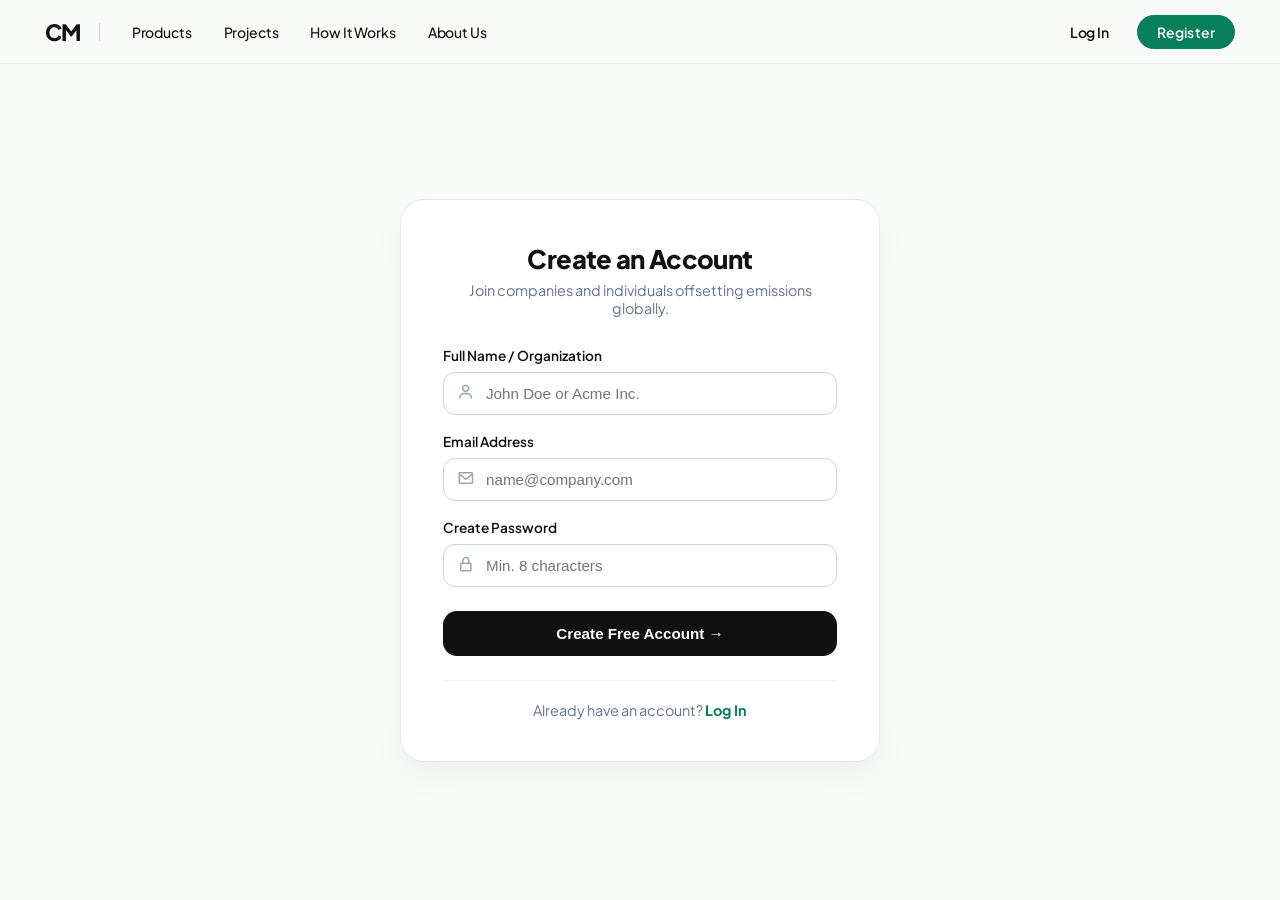
<file: Muhamad Arya Fabrian_Website/register.html>
<!DOCTYPE html>
<html lang="en">

<head>
    <meta charset="UTF-8">
    <meta name="viewport" content="width=device-width, initial-scale=1.0">
    <meta name="description" content="Register an account on CarbonMarket platform">
    <title>Register Account — CarbonMarket</title>
    <!-- AOS (Animate On Scroll) CSS -->
    <link rel="stylesheet" href="lib/Animate On Scroll v2.3.2/dist/aos.css">
    <!-- Boxicons CSS -->
    <link rel="stylesheet" href="lib/boxicons v2.1.4/css/boxicons.min.css">
    <!-- Custom Stylesheet -->
    <link rel="stylesheet" href="css/style.css">
    <script>
        (function () {
            var u = localStorage.getItem('cm_current_user') || sessionStorage.getItem('cm_current_user');
            if (u) document.write('<style>.nav-right { visibility: hidden; }</style>');
        })();
    </script>
</head>

<body style="background-color: #F9FBF9;">

    <!-- ================= NAVBAR ================= -->
    <nav class="navbar">
        <div class="nav-left">
            <a href="index.html" class="logo">CM</a>
            <span class="divider"></span>
            <ul class="nav-links">
                <li class="nav-item" data-menu="products"><a href="products.html">Products</a></li>
                <li class="nav-item" data-menu="projects"><a href="projects.html">Projects</a></li>
                <li><a href="index.html#explanation">How It Works</a></li>
                <li><a href="index.html#content">About Us</a></li>
            </ul>
        </div>
        <div class="nav-right">
            <a href="login.html" class="btn-login">Log In</a>
            <a href="register.html" class="btn-register" style="background-color: #087F5B;">Register</a>
        </div>
    </nav>

    <!-- ================= REGISTER FORM CONTAINER ================= -->
    <section style="min-height: 100vh; display: flex; align-items: center; justify-content: center; padding: 120px 5% 60px 5%;">
        <div style="max-width: 480px; width: 100%; background: #ffffff; padding: 42px; border-radius: 24px; border: 1px solid #E2E8F0; box-shadow: 0 15px 35px rgba(0,0,0,0.04);" data-aos="fade-up" data-aos-duration="900">
            
            <div style="text-align: center; margin-bottom: 30px;">
                <h1 style="font-size: 1.6rem; font-weight: 800; color: #111111; letter-spacing: -0.025em; margin-bottom: 6px;">Create an Account</h1>
                <p style="font-size: 0.9rem; color: #64748B;">Join companies and individuals offsetting emissions globally.</p>
            </div>

            <!-- Alert Message Box -->
            <div id="auth-alert" style="display: none; background: #E8F5EF; color: #087F5B; padding: 12px 16px; border-radius: 12px; margin-bottom: 20px; font-size: 0.9rem; font-weight: 700; text-align: center; border: 1px solid #A7F3D0;"></div>

            <form id="register-form">
                <div style="margin-bottom: 18px;">
                    <label for="fullname" style="display: block; font-size: 0.85rem; font-weight: 600; color: #111111; margin-bottom: 8px;">Full Name / Organization</label>
                    <div style="position: relative;">
                        <i class="bx bx-user" style="position: absolute; left: 14px; top: 50%; transform: translateY(-50%); color: #94A3B8; font-size: 1.1rem;"></i>
                        <input type="text" id="fullname" required placeholder="John Doe or Acme Inc." style="width: 100%; padding: 12px 14px 12px 42px; border-radius: 12px; border: 1.5px solid #CBD5E1; font-size: 0.95rem; color: #111111; outline: none;">
                    </div>
                </div>

                <div style="margin-bottom: 18px;">
                    <label for="reg-email" style="display: block; font-size: 0.85rem; font-weight: 600; color: #111111; margin-bottom: 8px;">Email Address</label>
                    <div style="position: relative;">
                        <i class="bx bx-envelope" style="position: absolute; left: 14px; top: 50%; transform: translateY(-50%); color: #94A3B8; font-size: 1.1rem;"></i>
                        <input type="email" id="reg-email" required placeholder="name@company.com" style="width: 100%; padding: 12px 14px 12px 42px; border-radius: 12px; border: 1.5px solid #CBD5E1; font-size: 0.95rem; color: #111111; outline: none;">
                    </div>
                </div>

                <div style="margin-bottom: 24px;">
                    <label for="reg-password" style="display: block; font-size: 0.85rem; font-weight: 600; color: #111111; margin-bottom: 8px;">Create Password</label>
                    <div style="position: relative;">
                        <i class="bx bx-lock-alt" style="position: absolute; left: 14px; top: 50%; transform: translateY(-50%); color: #94A3B8; font-size: 1.1rem;"></i>
                        <input type="password" id="reg-password" required placeholder="Min. 8 characters" style="width: 100%; padding: 12px 14px 12px 42px; border-radius: 12px; border: 1.5px solid #CBD5E1; font-size: 0.95rem; color: #111111; outline: none;">
                    </div>
                </div>

                <button type="submit" style="width: 100%; padding: 14px; background-color: #111111; color: #ffffff; font-weight: 700; font-size: 0.95rem; border: none; border-radius: 14px; cursor: pointer; transition: background 0.25s ease;">Create Free Account &rarr;</button>
            </form>

            <div style="text-align: center; margin-top: 24px; padding-top: 20px; border-top: 1px solid #F1F5F9; font-size: 0.9rem; color: #64748B;">
                Already have an account? <a href="login.html" style="color: #087F5B; font-weight: 700; text-decoration: none;">Log In</a>
            </div>

        </div>
    </section>

    <!-- Local Libraries Scripts -->
    <script src="lib/Animate On Scroll v2.3.2/dist/aos.js"></script>
    <script src="js/index.js"></script>
    <script>
        if (typeof AOS !== 'undefined') AOS.init({ duration: 900, once: true });

        document.getElementById('register-form').addEventListener('submit', (e) => {
            e.preventDefault();
            const fullname = document.getElementById('fullname').value.trim();
            const email = document.getElementById('reg-email').value.trim();
            const password = document.getElementById('reg-password').value.trim();
            const alertBox = document.getElementById('auth-alert');

            if (!fullname || !email || !password) return;

            const users = getRegisteredUsers();
            const existing = users.find(u => u.email.toLowerCase() === email.toLowerCase());

            if (existing) {
                alertBox.style.display = 'block';
                alertBox.style.background = '#FEE2E2';
                alertBox.style.color = '#DC2626';
                alertBox.style.borderColor = '#FCA5A5';
                alertBox.innerHTML = '<i class="bx bx-error-circle"></i> Email address already registered!';
                return;
            }

            const newUser = { fullname, email, password };
            users.push(newUser);
            localStorage.setItem('cm_registered_users', JSON.stringify(users));
            saveUserSession(newUser, true);

            alertBox.style.display = 'block';
            alertBox.style.background = '#E8F5EF';
            alertBox.style.color = '#087F5B';
            alertBox.style.borderColor = '#A7F3D0';
            alertBox.innerHTML = '<i class="bx bx-check-circle"></i> Account Created Successfully! Redirecting to Dashboard...';

            setTimeout(() => {
                window.location.href = 'history.html';
            }, 1000);
        });
    </script>
</body>

</html>
</file>
<file: Muhamad Arya Fabrian_Website/css/style.css>
@import url('https://fonts.googleapis.com/css2?family=DM+Serif+Display:ital@0;1&family=Plus+Jakarta+Sans:ital,wght@0,300..800;1,300..800&display=swap');

@font-face {
    font-family: 'Inter';
    src: url('../assets/font/Inter-Regular.ttf') format('truetype');
    font-weight: 400;
}

@font-face {
    font-family: 'Inter';
    src: url('../assets/font/Inter-Medium.ttf') format('truetype');
    font-weight: 500;
}

@font-face {
    font-family: 'Inter';
    src: url('../assets/font/Inter-SemiBold.ttf') format('truetype');
    font-weight: 600;
}

@font-face {
    font-family: 'Inter';
    src: url('../assets/font/Inter-Bold.ttf') format('truetype');
    font-weight: 700;
}

html {
    scroll-behavior: smooth;
}

* {
    margin: 0;
    padding: 0;
    box-sizing: border-box;
}

body {
    width: 100%;
    height: 100%;
    margin: 0;
    font-family: 'Plus Jakarta Sans', 'Inter', -apple-system, BlinkMacSystemFont, "SF Pro Display", "Helvetica Neue", sans-serif;
    -webkit-font-smoothing: antialiased;
    -moz-osx-font-smoothing: grayscale;
    text-rendering: optimizeLegibility;
    background-color: #F9FBF9;
    color: #111111;
}

/* ================= KONONENKO ARCHITECTURAL TYPOGRAPHY & ROW INTERACTION ================= */
.serif-accent {
    font-family: 'DM Serif Display', Georgia, serif;
    font-weight: 400;
    font-style: normal;
}

.kononenko-indented-title {
    font-size: clamp(2rem, 4vw, 3.2rem);
    letter-spacing: -0.035em;
    line-height: 1.15;
    color: #111111;
    text-indent: 60px;
}

.kononenko-list-wrapper {
    display: flex;
    flex-direction: column;
    width: 100%;
    border-top: 1px solid rgba(17, 17, 17, 0.12);
    margin-top: 40px;
}

.kononenko-row {
    display: flex;
    align-items: center;
    justify-content: space-between;
    padding: 22px 28px;
    border-bottom: 1px solid rgba(17, 17, 17, 0.12);
    text-decoration: none;
    color: #111111;
    transition: background-color 0.35s cubic-bezier(0.17, 0.84, 0.44, 1), color 0.35s cubic-bezier(0.17, 0.84, 0.44, 1);
    position: relative;
    overflow: hidden;
}

.kononenko-row:hover {
    background-color: #111111;
    color: #ffffff;
}

.kononenko-row-title {
    font-size: 1.1rem;
    font-weight: 600;
    letter-spacing: -0.01em;
}

.kononenko-row-meta {
    font-size: 0.88rem;
    color: #64748B;
    transition: color 0.35s ease;
}

.kononenko-row:hover .kononenko-row-meta {
    color: rgba(255, 255, 255, 0.7);
}

.kononenko-row-arrow {
    font-size: 1.3rem;
    transition: transform 0.35s cubic-bezier(0.17, 0.84, 0.44, 1);
}

.kononenko-row:hover .kononenko-row-arrow {
    transform: translate(4px, -4px) rotate(45deg);
    color: #ffffff;
}

/* ================= MARIA JOAO ABRANTES TYPOGRAPHY & MARQUEE UTILITIES ================= */
.eyebrow {
    font-size: 0.78rem;
    font-weight: 700;
    text-transform: uppercase;
    letter-spacing: 0.08em;
    color: #087F5B;
    margin-bottom: 14px;
    display: inline-flex;
    align-items: center;
    gap: 8px;
}

.eyebrow span {
    color: #64748B;
}

.proof-bar {
    width: 100%;
    overflow: hidden;
    background: #F9FBF9;
    color: #111111;
    padding: 16px 0;
    white-space: nowrap;
    position: relative;
    user-select: none;
    border-top: 1px solid rgba(17, 17, 17, 0.08);
    border-bottom: 1px solid rgba(17, 17, 17, 0.08);
}

.proof-track {
    display: inline-flex;
    gap: 32px;
    animation: marqueeScroll 25s linear infinite;
}

.proof-item {
    font-size: 0.82rem;
    font-weight: 600;
    letter-spacing: 0.05em;
    text-transform: uppercase;
    color: #111111;
    display: inline-flex;
    align-items: center;
    gap: 32px;
}

.proof-item::after {
    content: '';
    display: inline-block;
    width: 1px;
    height: 16px;
    background-color: rgba(17, 17, 17, 0.15);
}

@keyframes marqueeScroll {
    0% {
        transform: translateX(0);
    }
    100% {
        transform: translateX(-50%);
    }
}

.hero {
    position: relative;
    width: 100%;
    min-height: 100vh;
    background-color: #F9FBF9;
    display: flex;
    flex-direction: column;
    align-items: center;
    justify-content: center;
    padding: 100px 5% 60px 5%;
    z-index: 1;
}

.hero-container {
    max-width: 820px;
    display: flex;
    flex-direction: column;
    align-items: center;
    text-align: center;
}

.hero-title-wrapper {
    display: flex;
    align-items: center;
    justify-content: center;
}

.hero-subtitle {
    font-size: 1.2rem;
    font-weight: 400;
    color: #64748B;
    line-height: 1.7;
    max-width: 640px;
    margin-top: 24px;
}

/* Scroll to Explore Indicator */
.scroll-indicator {
    position: absolute;
    bottom: 35px;
    left: 50%;
    transform: translateX(-50%);
    display: flex;
    align-items: center;
    gap: 6px;
    color: #64748B;
    font-size: 0.85rem;
    font-weight: 500;
    letter-spacing: -0.01em;
    pointer-events: none;
    user-select: none;
    opacity: 1;
    transition: opacity 0.35s ease;
    animation: bounceDown 2s infinite 1s;
}

.scroll-indicator.scroll-hidden {
    opacity: 0;
}

.scroll-indicator i {
    font-size: 1.25rem;
    color: #12A875;
}

@keyframes bounceDown {
    0%, 20%, 50%, 80%, 100% {
        transform: translate(-50%, 0);
    }
    40% {
        transform: translate(-50%, 6px);
    }
    60% {
        transform: translate(-50%, 3px);
    }
}

.navbar {
    position: fixed;
    top: 0;
    left: 0;
    width: 100%;
    height: 64px;
    display: flex;
    align-items: center;
    justify-content: space-between;
    padding: 0 45px;
    z-index: 1000;
    
    /* iOS Frosted Glass Blur Header */
    background: rgba(249, 251, 249, 0.75);
    backdrop-filter: blur(25px) saturate(180%);
    -webkit-backdrop-filter: blur(25px) saturate(180%);
    border-bottom: 1px solid rgba(17, 17, 17, 0.05);
    transition: opacity 0.35s ease, transform 0.35s ease, background 0.3s ease;
}

.navbar.navbar-hidden {
    opacity: 0;
    transform: translateY(-100%);
    pointer-events: none;
}

.navbar .nav-left {
    display: flex;
    align-items: center;
}

.navbar .logo {
    text-decoration: none;
    font-size: 1.4rem;
    font-weight: 800;
    letter-spacing: -0.03em;
    color: #111111;
    display: flex;
    align-items: center;
}

.navbar .divider {
    width: 1px;
    height: 18px;
    background-color: #CBD5E1;
    display: inline-block;
    margin: 0 18px;
}

.navbar .nav-links {
    list-style: none;
    display: flex;
    align-items: center;
    gap: 4px;
}

.navbar .nav-links li a {
    text-decoration: none;
    color: #111111;
    font-size: 0.875rem;
    font-weight: 500;
    letter-spacing: -0.01em;
    padding: 8px 14px;
    border-radius: 8px;
    transition: color 0.2s ease, background-color 0.2s ease;
    position: relative;
}

.navbar .nav-links li a:hover {
    color: #12A875;
}

.navbar .nav-links li a::after {
    content: '';
    position: absolute;
    bottom: 2px;
    left: 14px;
    right: 14px;
    height: 2px;
    background-color: #12A875;
    border-radius: 4px;
    transform: scaleX(0);
    transform-origin: center;
    transition: transform 0.25s cubic-bezier(0.16, 1, 0.3, 1);
}

.navbar .nav-links li a:hover::after {
    transform: scaleX(1);
}

.navbar .nav-right {
    display: flex;
    align-items: center;
    gap: 10px;
}

.navbar .btn-login {
    text-decoration: none;
    color: #111111;
    font-size: 0.875rem;
    font-weight: 600;
    letter-spacing: -0.01em;
    padding: 8px 18px;
    border-radius: 20px;
    transition: all 0.2s ease;
}

.navbar .btn-login:hover {
    color: #087F5B;
    background-color: #E8F5EF;
}

.navbar .btn-register {
    text-decoration: none;
    color: #F9FBF9;
    background-color: #111111;
    padding: 8px 20px;
    border-radius: 20px;
    font-weight: 600;
    font-size: 0.875rem;
    letter-spacing: 0.01em;
    transition: all 0.2s cubic-bezier(0.16, 1, 0.3, 1);
}

.navbar .btn-register:hover {
    background-color: #087F5B;
    color: #ffffff;
}

/* ================= FLOATING CREATIVE MEGA MENU DROPDOWN ================= */
.mega-menu-overlay {
    position: absolute;
    top: 64px;
    left: 0;
    width: 100%;
    opacity: 0;
    visibility: hidden;
    transform: translateY(-8px);
    transition: opacity 0.25s ease, transform 0.25s ease, visibility 0.25s ease;
    pointer-events: none;
    z-index: 100;
}

.mega-menu-overlay.active {
    opacity: 1;
    visibility: visible;
    transform: translateY(0);
    pointer-events: auto;
}

.mega-menu-card {
    position: absolute;
    top: 6px;
    width: 270px;
    background: rgba(249, 251, 249, 0.98);
    backdrop-filter: blur(28px);
    -webkit-backdrop-filter: blur(28px);
    border-radius: 18px;
    border: 1px solid rgba(17, 17, 17, 0.08);
    box-shadow: 0 16px 36px rgba(0, 0, 0, 0.1);
    padding: 20px 22px;
    transition: left 0.2s cubic-bezier(0.16, 1, 0.3, 1);
}

.mega-menu-container {
    width: 100%;
}

.mega-menu-panel {
    display: none;
    align-items: flex-start;
    justify-content: flex-start;
}

.mega-menu-panel.active {
    display: flex;
}

.mega-menu-col {
    display: flex;
    flex-direction: column;
    align-items: flex-start;
    width: 100%;
}

.mega-menu-heading {
    font-size: 0.75rem;
    font-weight: 700;
    color: #64748B;
    text-transform: uppercase;
    letter-spacing: 0.06em;
    margin-bottom: 14px;
}

.mega-menu-item-link {
    font-size: 0.95rem;
    font-weight: 600;
    color: #111111;
    text-decoration: none;
    margin-bottom: 12px;
    display: flex;
    align-items: center;
    gap: 10px;
    width: 100%;
    padding: 6px 10px;
    border-radius: 10px;
    transition: color 0.2s ease, background-color 0.2s ease;
}

.mega-menu-item-link i {
    font-size: 1.2rem;
    color: #111111;
    display: inline-flex;
    align-items: center;
    justify-content: center;
    width: 22px;
}

.mega-menu-item-link:hover {
    color: #087F5B;
    background-color: #E8F5EF;
}

.mega-menu-item-link:hover i {
    color: #087F5B;
}

.mega-menu-link {
    font-size: 0.9rem;
    font-weight: 500;
    color: #475569;
    text-decoration: none;
    margin-bottom: 10px;
    transition: color 0.2s ease, transform 0.2s ease;
}

.mega-menu-link:hover {
    color: #087F5B;
    transform: translateX(3px);
}

.mega-menu-feature-box {
    width: 280px;
    background-color: #E8F5EF;
    border-radius: 18px;
    padding: 22px;
    display: flex;
    flex-direction: column;
    align-items: flex-start;
    border: 1px solid rgba(8, 127, 91, 0.1);
}

.feature-tag {
    font-size: 0.7rem;
    font-weight: 700;
    text-transform: uppercase;
    letter-spacing: 0.06em;
    color: #087F5B;
    background-color: #FFFFFF;
    padding: 3px 10px;
    border-radius: 12px;
    margin-bottom: 10px;
}

.feature-title {
    font-size: 1rem;
    font-weight: 700;
    color: #111111;
    line-height: 1.3;
    margin-bottom: 6px;
}

.feature-desc {
    font-size: 0.825rem;
    color: #64748B;
    line-height: 1.5;
    margin-bottom: 14px;
}

.feature-btn {
    font-size: 0.85rem;
    font-weight: 700;
    color: #087F5B;
    text-decoration: none;
    transition: color 0.2s ease;
}

.feature-btn:hover {
    color: #12A875;
}

/* --- hero h1 dihapus: tidak terpakai di HTML --- */

.hero-title {
    color: #111111;
    font-size: clamp(3rem, 7.5vw, 5rem);
    font-weight: 800;
    letter-spacing: -0.04em;
    line-height: 1.1;
    text-align: center;
}

.typed-cursor {
    display: none !important;
}

/* ================= SECTION 2 (EXPLANATION / PENJELASAN) ================= */
.explanation {
    position: relative;
    z-index: 10;
    min-height: 100vh;
    background-color: #F9FBF9;
    color: #111111;
    display: flex;
    align-items: center;
    justify-content: center;
    padding: 80px 10% 60px 10%;
}

.explanation-container {
    max-width: 1160px;
    width: 100%;
    display: flex;
    flex-direction: row;
    align-items: center;
    gap: 60px;
}

.explanation-text {
    flex: 1;
    min-width: 0;
    display: flex;
    flex-direction: column;
    justify-content: center;
}

.explanation-image {
    flex: 1;
    min-width: 0;
    border-radius: 20px;
    overflow: hidden;
    display: flex;
}

.explanation-image img {
    width: 100%;
    height: 360px;
    max-height: 380px;
    object-fit: cover;
    display: block;
    border-radius: 20px;
}

.explanation-title {
    font-size: clamp(2rem, 4.2vw, 2.65rem);
    font-weight: 700;
    line-height: 1.25;
    color: #111111;
    margin-bottom: 22px;
    letter-spacing: -0.03em;
    text-align: left;
}

.explanation-desc {
    font-size: 1.05rem;
    font-weight: 400;
    color: #475569;
    line-height: 1.75;
    margin-bottom: 16px;
    text-align: left;
    letter-spacing: -0.01em;
}

/* ================= BENEFITS SECTION ================= */
.benefits {
    position: relative;
    z-index: 10;
    background-color: #F9FBF9;
    padding: 100px 10% 120px 10%;
    display: flex;
    justify-content: center;
}

.benefits-container {
    max-width: 1160px;
    width: 100%;
    display: flex;
    flex-direction: column;
    align-items: flex-start;
}

.benefits-main-title {
    font-size: clamp(2.2rem, 4.5vw, 3rem);
    font-weight: 700;
    line-height: 1.2;
    color: #111111;
    letter-spacing: -0.035em;
    margin-bottom: 50px;
}

.benefits-grid {
    display: grid;
    grid-template-columns: repeat(3, 1fr);
    gap: 50px 45px;
    width: 100%;
}

.benefit-card {
    display: flex;
    flex-direction: column;
    align-items: flex-start;
    text-align: left;
}

.benefit-icon {
    font-size: 2.2rem;
    color: #111111;
    background-color: #E8F5EF;
    width: 58px;
    height: 58px;
    border-radius: 16px;
    display: flex;
    align-items: center;
    justify-content: center;
    margin-bottom: 20px;
}

.benefit-title {
    font-size: 1.15rem;
    font-weight: 700;
    color: #111111;
    letter-spacing: -0.02em;
    line-height: 1.35;
    margin-bottom: 10px;
}

.benefit-desc {
    font-size: 0.95rem;
    font-weight: 400;
    color: #64748B;
    line-height: 1.65;
    letter-spacing: -0.01em;
}

/* ================= SECTION 3 (ABOUT STATEMENT / CONTENT) ================= */
.content {
    position: relative;
    z-index: 10;
    min-height: 100vh;
    background-color: #F9FBF9;
    color: #111111;
    display: flex;
    flex-direction: row;
    align-items: center;
    justify-content: center;
    gap: 60px;
    padding: 80px 10% 60px 10%;
    max-width: 100%;
}

.content-image {
    flex: 1;
    min-width: 0;
    border-radius: 20px;
    overflow: hidden;
}

.content-image img {
    width: 100%;
    height: 360px;
    max-height: 380px;
    object-fit: cover;
    display: block;
    border-radius: 20px;
}

.content-left {
    flex: 1;
    min-width: 0;
    display: flex;
    flex-direction: column;
    align-items: flex-start;
    text-align: left;
}

.content-title {
    font-size: clamp(2rem, 4.2vw, 2.65rem);
    font-weight: 700;
    line-height: 1.25;
    color: #111111;
    margin-bottom: 20px;
    letter-spacing: -0.03em;
}

.content-desc {
    font-size: 1.05rem;
    font-weight: 400;
    color: #475569;
    line-height: 1.75;
    margin-bottom: 16px;
    letter-spacing: -0.01em;
}

.content-link {
    display: inline-flex;
    align-items: center;
    gap: 8px;
    color: #087F5B;
    text-decoration: none;
    font-size: 1rem;
    font-weight: 600;
    letter-spacing: -0.01em;
    border-bottom: 2px solid #087F5B;
    padding-bottom: 4px;
    margin-top: 10px;
    transition: color 0.25s ease, gap 0.25s ease, border-color 0.25s ease;
}

.content-link:hover {
    color: #12A875;
    border-color: #12A875;
    gap: 12px;
}

/* ================= SECTION 4 (PROJECTS CARDS SLIDER) ================= */
.projects {
    position: relative;
    z-index: 10;
    min-height: 100vh;
    background-color: #E8F5EF;
    display: flex;
    flex-direction: column;
    align-items: center;
    justify-content: center;
    padding: 120px 8% 80px 8%;
    gap: 35px;
}

.projects-header {
    max-width: 720px;
    text-align: center;
}

.projects-title {
    font-size: clamp(2rem, 4vw, 2.5rem);
    font-weight: 700;
    line-height: 1.25;
    color: #111111;
    margin-bottom: 12px;
    letter-spacing: -0.03em;
}

.projects-desc {
    font-size: 1.05rem;
    font-weight: 400;
    color: #64748B;
    line-height: 1.65;
    letter-spacing: -0.01em;
}

/* ================= PROJECT CARDS SWIPER SLIDER ================= */
.project-slider-wrapper {
    position: relative;
    width: 100%;
    max-width: 1140px;
    display: flex;
    align-items: center;
}

.project-swiper {
    width: 100%;
    padding: 15px 10px 50px 10px !important;
}

.project-card {
    background: #ffffff;
    border-radius: 20px;
    padding: 16px;
    border: 1px solid #CBD5E1;
    box-shadow: 0 10px 25px rgba(17, 17, 17, 0.05);
    transition: all 0.3s cubic-bezier(0.16, 1, 0.3, 1);
    display: flex;
    flex-direction: column;
    height: 100%;
    text-decoration: none;
}

.project-card:hover {
    transform: translateY(-6px);
    box-shadow: 0 20px 40px rgba(8, 127, 91, 0.15);
    border-color: #087F5B;
}

.card-img-wrapper {
    width: 100%;
    height: 190px;
    border-radius: 14px;
    overflow: hidden;
    margin-bottom: 16px;
}

.card-img-wrapper img {
    width: 100%;
    height: 100%;
    object-fit: cover;
    display: block;
    transition: transform 0.5s ease;
}

.project-card:hover .card-img-wrapper img {
    transform: scale(1.06);
}

.card-body {
    display: flex;
    flex-direction: column;
    flex-grow: 1;
}

.card-title {
    font-size: 1.05rem;
    font-weight: 600;
    color: #111111;
    line-height: 1.45;
    margin-bottom: 20px;
    min-height: 48px;
    display: -webkit-box;
    -webkit-line-clamp: 2;
    -webkit-box-orient: vertical;
    overflow: hidden;
}

.card-footer {
    margin-top: auto;
    display: flex;
    align-items: center;
    justify-content: space-between;
    padding-top: 10px;
}

.card-location {
    font-size: 0.85rem;
    font-weight: 500;
    color: #64748B;
    display: flex;
    align-items: center;
    gap: 5px;
}

.card-location i {
    color: #12A875;
    font-size: 1.05rem;
}

.card-arrow-btn {
    width: 42px;
    height: 42px;
    border-radius: 50%;
    border: 1.5px solid #CBD5E1;
    display: flex;
    align-items: center;
    justify-content: center;
    color: #12A875;
    font-size: 1.3rem;
    transition: all 0.3s ease;
}

.project-card:hover .card-arrow-btn {
    background-color: #087F5B;
    color: #ffffff;
    border-color: #087F5B;
    transform: translateX(4px);
}

/* Custom Swiper Navigation Buttons */
.project-prev,
.project-next {
    position: absolute;
    top: 42%;
    transform: translateY(-50%);
    width: 44px;
    height: 44px;
    border-radius: 50%;
    background: transparent;
    color: #12A875;
    font-size: 2.5rem;
    display: flex;
    align-items: center;
    justify-content: center;
    cursor: pointer;
    z-index: 20;
    border: none;
    transition: all 0.2s ease;
}

.project-prev::after,
.project-next::after {
    display: none !important;
}

.project-prev {
    left: -55px;
}

.project-next {
    right: -55px;
}

.project-prev:hover,
.project-next:hover {
    color: #087F5B;
    transform: translateY(-50%) scale(1.15);
}

/* Custom Pagination Bullets */
.swiper-pagination-bullet {
    background: #CBD5E1;
    opacity: 1;
    width: 8px;
    height: 8px;
    transition: all 0.3s ease;
}

.swiper-pagination-bullet-active {
    background: #087F5B;
    width: 20px;
    border-radius: 10px;
}

/* --- duplikat .navbar dihapus (sudah didefinisikan di atas) --- */

.news {
    position: relative;
    z-index: 10;
    min-height: 100vh;
    background-color: #F9FBF9;
    display: flex;
    align-items: center;
    justify-content: space-between;
    padding: 30px 55px;
    gap: 20px;
}

.news-card {
    flex: 1;
    height: 140px;
    background-color: #ddd;
    display: flex;
    align-items: center;
    justify-content: center;
}

/* Impact Metrics Section */
.metrics {
    position: relative;
    z-index: 10;
    background-color: #F1F5F9;
    padding: 50px 10%;
    border-top: 1px solid rgba(17, 17, 17, 0.08);
    border-bottom: 1px solid rgba(17, 17, 17, 0.08);
    display: flex;
    justify-content: center;
}

.metrics-container {
    max-width: 1160px;
    width: 100%;
    display: flex;
    align-items: center;
    justify-content: space-between;
}

.metric-item {
    display: flex;
    flex-direction: column;
    align-items: center;
    text-align: center;
    flex: 1;
}

.metric-number {
    font-size: clamp(2rem, 3.5vw, 2.8rem);
    font-weight: 800;
    color: #111111;
    letter-spacing: -0.03em;
    line-height: 1.1;
    margin-bottom: 6px;
}

.metric-label {
    font-size: 0.9rem;
    font-weight: 500;
    color: #64748B;
    letter-spacing: -0.01em;
}

.metric-divider {
    width: 1px;
    height: 45px;
    background-color: #CBD5E1;
}

/* Footer Multi-Column */
.footer {
    position: relative;
    z-index: 10;
    background-color: #111111;
    color: #94A3B8;
    display: flex;
    flex-direction: column;
    padding: 80px 10% 40px 10%;
}

.footer-container {
    max-width: 1160px;
    width: 100%;
    margin: 0 auto;
    display: flex;
    justify-content: space-between;
    gap: 50px;
    padding-bottom: 60px;
    border-bottom: 1px solid rgba(255, 255, 255, 0.08);
}

.footer-brand {
    max-width: 320px;
}

.footer-logo {
    text-decoration: none;
    font-size: 1.5rem;
    font-weight: 800;
    color: #FFFFFF;
    display: inline-block;
    margin-bottom: 14px;
}

.footer-tagline {
    font-size: 0.9rem;
    color: #94A3B8;
    line-height: 1.6;
    margin-bottom: 20px;
}

.footer-socials {
    display: flex;
    gap: 12px;
}

.footer-socials a {
    width: 36px;
    height: 36px;
    border-radius: 10px;
    background-color: rgba(255, 255, 255, 0.06);
    color: #FFFFFF;
    display: flex;
    align-items: center;
    justify-content: center;
    font-size: 1.1rem;
    text-decoration: none;
    transition: background-color 0.25s ease, color 0.25s ease;
}

.footer-socials a:hover {
    background-color: #087F5B;
    color: #FFFFFF;
}

.footer-col {
    display: flex;
    flex-direction: column;
}

.footer-title {
    font-size: 0.95rem;
    font-weight: 700;
    color: #FFFFFF;
    letter-spacing: -0.01em;
    margin-bottom: 18px;
}

.footer-links {
    list-style: none;
    display: flex;
    flex-direction: column;
    gap: 10px;
}

.footer-links li a {
    text-decoration: none;
    color: #94A3B8;
    font-size: 0.875rem;
    font-weight: 400;
    transition: color 0.2s ease;
}

.footer-links li a:hover {
    color: #12A875;
}

.footer-bottom {
    max-width: 1160px;
    width: 100%;
    margin: 30px auto 0 auto;
    text-align: center;
    font-size: 0.85rem;
    color: #64748B;
}

@media (max-width: 768px) {

    .hero .fixed,
    .hero .animated {
        font-size: 2.2rem;
    }

    .navbar {
        width: 100%;
        padding: 0 20px;
    }

    .explanation-title {
        font-size: 2rem;
    }

    .content-title {
        font-size: 2rem;
    }

    .projects-title {
        font-size: 1.8rem;
    }

    .project-prev {
        left: -10px;
    }

    .project-next {
        right: -10px;
    }

    .news {
        flex-direction: column;
        padding: 30px;
    }

    .news-card {
        width: 100%;
    }

    .explanation-container,
    .content {
        flex-direction: column;
        gap: 40px;
    }

    .benefits-grid {
        grid-template-columns: 1fr;
        gap: 35px;
    }

    .metrics-container {
        flex-direction: column;
        gap: 30px;
    }

    .metric-divider {
        width: 60px;
        height: 1px;
    }

    .footer-container {
        flex-direction: column;
        gap: 40px;
    }
}

/* ================= MARIA JOAO ABRANTES STYLE PRODUCT CARDS ================= */
.products-section {
    background-color: #F9FBF9;
    padding: 120px 8% 120px 8%;
    min-height: 100vh;
    color: #111111;
}

.products-filter-bar {
    display: flex;
    gap: 12px;
    margin-bottom: 50px;
    flex-wrap: wrap;
    justify-content: center;
}

.products-filter-btn {
    padding: 10px 24px;
    border-radius: 30px;
    border: 1.5px solid #CBD5E1;
    background: #ffffff;
    color: #111111;
    font-weight: 600;
    font-size: 0.9rem;
    cursor: pointer;
    transition: all 0.25s ease;
    box-shadow: 0 2px 6px rgba(0, 0, 0, 0.02);
}

.products-filter-btn.active,
.products-filter-btn:hover {
    background: #111111;
    color: #ffffff;
    border-color: #111111;
}

.mja-card-grid {
    display: flex;
    flex-direction: column;
    gap: 24px;
    max-width: 1040px;
    margin: 0 auto;
}

.mja-card {
    border-radius: 28px;
    padding: 36px 42px;
    display: flex;
    flex-direction: row;
    align-items: center;
    justify-content: space-between;
    gap: 36px;
    background-color: #ffffff;
    border: 1.5px solid #111111;
    box-shadow: 0 6px 18px rgba(0, 0, 0, 0.03);
    color: #111111;
    position: relative;
    overflow: hidden;
    transition: transform 0.3s cubic-bezier(0.16, 1, 0.3, 1), box-shadow 0.3s ease;
}

.mja-card:hover {
    transform: translateY(-4px);
    box-shadow: 0 14px 32px rgba(0, 0, 0, 0.08);
}

.mja-card-left {
    flex: 1.2;
    display: flex;
    flex-direction: column;
}

.mja-vertical-divider {
    width: 1px;
    align-self: stretch;
    background: rgba(17, 17, 17, 0.12);
}

.mja-card-right {
    flex: 1;
    display: flex;
    flex-direction: column;
    justify-content: space-between;
}

.mja-card-purple,
.mja-card-yellow,
.mja-card-mint,
.mja-card-blue {
    background-color: #ffffff;
}

.mja-pills {
    display: flex;
    gap: 8px;
    flex-wrap: wrap;
    margin-bottom: 14px;
}

.mja-pill {
    padding: 5px 14px;
    border-radius: 20px;
    background: #F8FAFC;
    font-size: 0.78rem;
    font-weight: 600;
    color: #111111;
    border: 1px solid #CBD5E1;
}

.mja-card-title {
    font-size: 1.6rem;
    font-weight: 800;
    color: #111111;
    letter-spacing: -0.03em;
    line-height: 1.25;
    margin-bottom: 10px;
}

.mja-card-desc {
    font-size: 0.92rem;
    color: #27272A;
    line-height: 1.55;
    font-weight: 450;
    margin: 0;
}

.mja-feature-list {
    list-style: none;
    padding: 0;
    margin: 0 0 20px 0;
    display: flex;
    flex-direction: column;
    gap: 10px;
}

.mja-feature-list li {
    display: flex;
    align-items: center;
    gap: 8px;
    font-size: 0.88rem;
    color: #18181B;
    font-weight: 500;
    line-height: 1.4;
}

.mja-feature-list li i {
    font-size: 1.1rem;
    color: #111111;
    flex-shrink: 0;
}

.mja-card-footer-row {
    display: flex;
    align-items: center;
    justify-content: space-between;
    gap: 16px;
    margin-top: 8px;
}

.mja-card-price {
    font-size: 1.35rem;
    font-weight: 800;
    color: #111111;
    margin: 0;
}

.mja-card-price span {
    font-size: 0.85rem;
    font-weight: 500;
    color: #3F3F46;
}

.mja-btn-action {
    display: inline-flex;
    align-items: center;
    justify-content: center;
    padding: 12px 24px;
    background: #111111;
    color: #ffffff;
    font-weight: 700;
    font-size: 0.88rem;
    border-radius: 50px;
    text-decoration: none !important;
    transition: background 0.25s ease, transform 0.2s ease;
}

.mja-btn-action:hover {
    background: #27272A;
    transform: translateY(-2px);
    color: #ffffff;
    text-decoration: none !important;
}

@media (max-width: 868px) {
    .mja-card {
        flex-direction: column;
        align-items: flex-start;
        padding: 28px 24px;
        gap: 20px;
    }
    
    .mja-vertical-divider {
        display: none;
    }
    
    .mja-card-footer-row {
        width: 100%;
    }
}

/* ================= DEDICATED PROJECTS PAGE STYLES ================= */
.projects-page-section {
    background-color: #F9FBF9;
    padding: 120px 8% 120px 8%;
    min-height: 100vh;
    color: #111111;
}

.projects-page-grid {
    display: grid;
    grid-template-columns: repeat(auto-fill, minmax(320px, 1fr));
    gap: 32px;
    max-width: 1200px;
    margin: 0 auto;
}

.project-page-card {
    background: #ffffff;
    border: 1.5px solid #111111;
    border-radius: 24px;
    overflow: hidden;
    display: flex;
    flex-direction: column;
    transition: transform 0.3s cubic-bezier(0.16, 1, 0.3, 1), box-shadow 0.3s ease;
    box-shadow: 0 6px 18px rgba(0, 0, 0, 0.03);
    text-decoration: none;
    color: #111111;
}

.project-page-card:hover {
    transform: translateY(-5px);
    box-shadow: 0 16px 36px rgba(0, 0, 0, 0.09);
}

.project-page-img-wrapper {
    position: relative;
    width: 100%;
    height: 220px;
    overflow: hidden;
}

.project-page-img-wrapper img {
    width: 100%;
    height: 100%;
    object-fit: cover;
    transition: transform 0.6s cubic-bezier(0.16, 1, 0.3, 1);
}

.project-page-card:hover .project-page-img-wrapper img {
    transform: scale(1.05);
}

.project-page-badge {
    position: absolute;
    top: 16px;
    left: 16px;
    background: rgba(17, 17, 17, 0.85);
    backdrop-filter: blur(10px);
    color: #ffffff;
    font-size: 0.75rem;
    font-weight: 700;
    padding: 6px 14px;
    border-radius: 20px;
    letter-spacing: 0.03em;
    display: flex;
    align-items: center;
    gap: 6px;
}

.project-page-content {
    padding: 24px 28px;
    display: flex;
    flex-direction: column;
    flex: 1;
    justify-content: space-between;
}

.project-page-title {
    font-size: 1.25rem;
    font-weight: 700;
    line-height: 1.35;
    margin-bottom: 10px;
    letter-spacing: -0.02em;
}

.project-page-location {
    font-size: 0.85rem;
    color: #087F5B;
    font-weight: 600;
    margin-bottom: 12px;
    display: flex;
    align-items: center;
    gap: 6px;
}

.project-page-desc {
    font-size: 0.9rem;
    color: #475569;
    line-height: 1.6;
    margin-bottom: 20px;
}

.project-page-footer {
    display: flex;
    align-items: center;
    justify-content: space-between;
    padding-top: 12px;
    border-top: none;
}

.project-page-stat {
    display: flex;
    flex-direction: column;
}

.project-page-stat-val {
    font-size: 1rem;
    font-weight: 800;
    color: #111111;
}

.project-page-stat-lbl {
    font-size: 0.75rem;
    color: #64748B;
}

.project-page-btn {
    display: inline-flex;
    align-items: center;
    gap: 6px;
    padding: 8px 18px;
    background: #111111;
    color: #ffffff;
    font-size: 0.82rem;
    font-weight: 700;
    border-radius: 30px;
    text-decoration: none !important;
    transition: background 0.25s ease;
}

.project-page-card:hover .project-page-btn {
    background: #087F5B;
    text-decoration: none !important;
}
</file>
